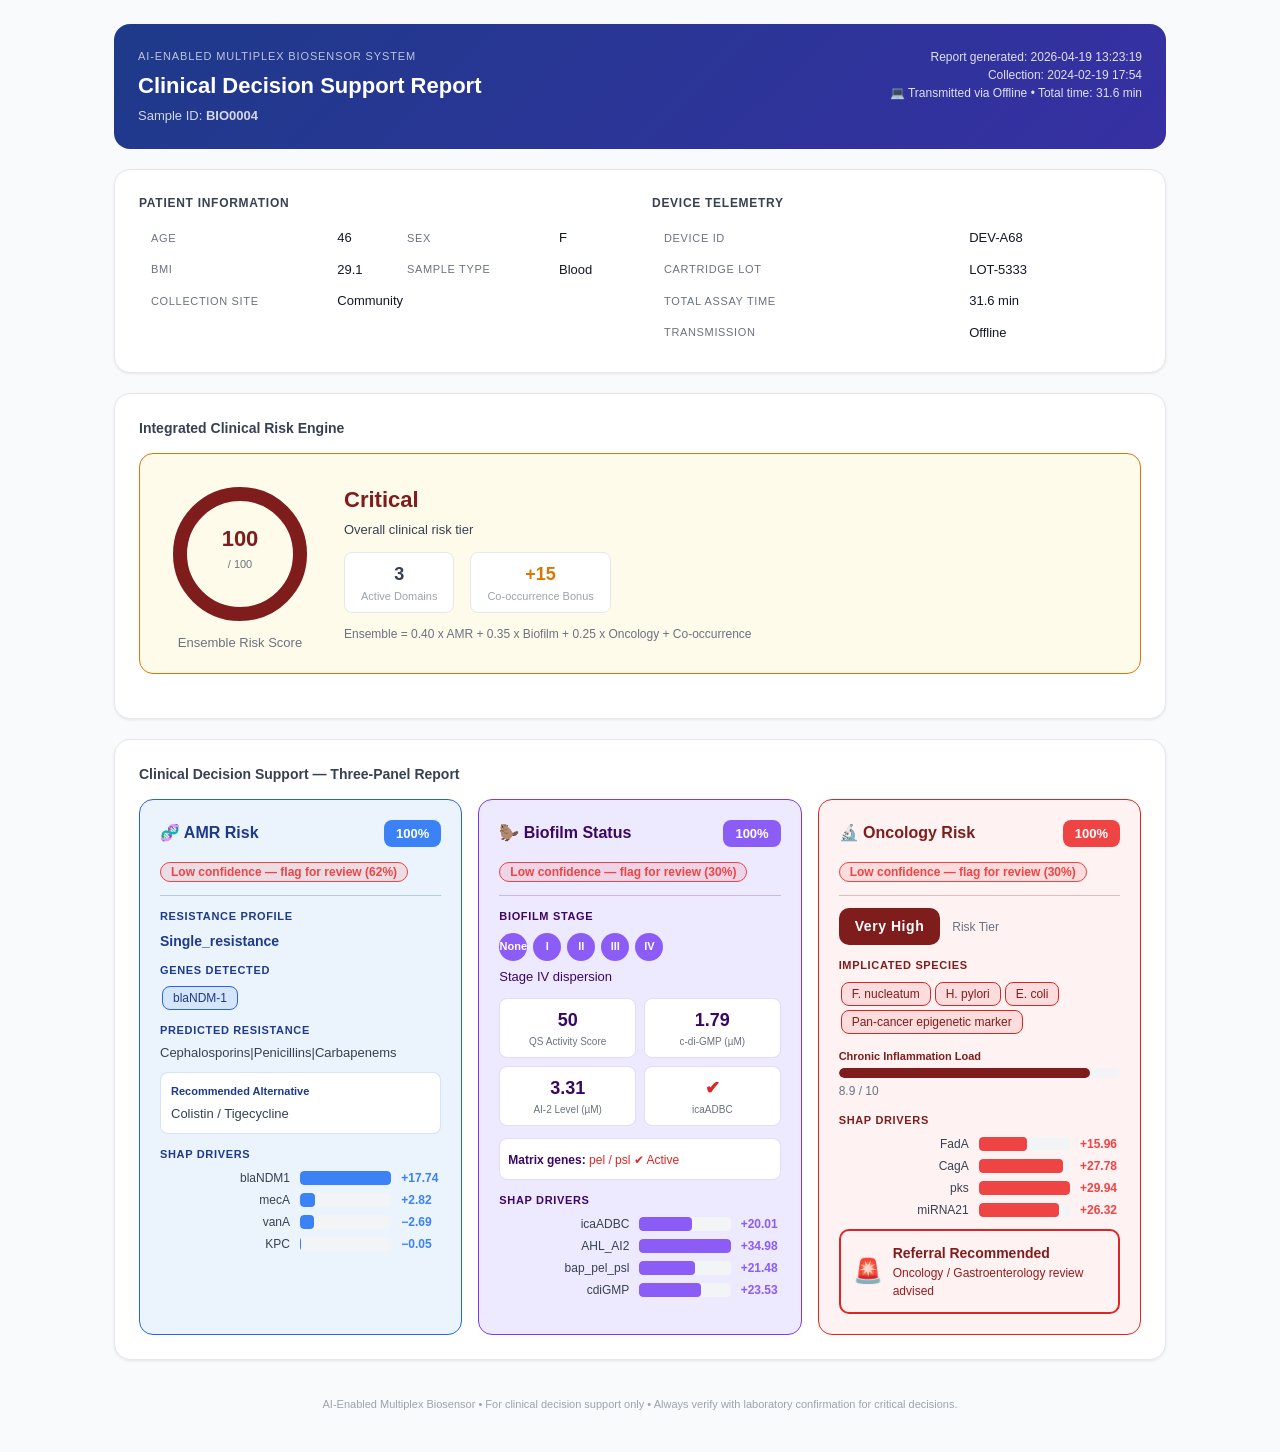
<file: reports/report_BIO0004.html>
<!DOCTYPE html>
<html lang="en">
<head>
<meta charset="UTF-8">
<meta name="viewport" content="width=device-width, initial-scale=1.0">
<title>Biosensor Clinical Report — BIO0004</title>
<style>
  * { box-sizing:border-box; margin:0; padding:0; }
  body { font-family:-apple-system,BlinkMacSystemFont,'Segoe UI',sans-serif;
          background:#F9FAFB;color:#111827;line-height:1.5; }
  .container { max-width:1100px;margin:0 auto;padding:24px; }
  .card { background:white;border-radius:16px;box-shadow:0 1px 3px rgba(0,0,0,.08);
           border:1px solid #E5E7EB;padding:24px;margin-bottom:20px; }
  table { width:100%;border-collapse:collapse; }
  td,th { padding:6px 12px;text-align:left;font-size:13px; }
  th { color:#6B7280;font-weight:500;font-size:11px;text-transform:uppercase;letter-spacing:.06em; }
  @media print { body { background:white } .container { padding:0 } }
</style>
</head>
<body>
<div class="container">

  <!-- Header -->
  <div style="background:linear-gradient(135deg,#1E3A8A,#3730A3);color:white;
              border-radius:16px;padding:24px;margin-bottom:20px;
              display:flex;justify-content:space-between;flex-wrap:wrap;gap:12px">
    <div>
      <div style="font-size:11px;opacity:.7;text-transform:uppercase;letter-spacing:.08em">
        AI-Enabled Multiplex Biosensor System</div>
      <h1 style="font-size:22px;font-weight:800;margin:4px 0">Clinical Decision Support Report</h1>
      <div style="font-size:13px;opacity:.8">Sample ID: <strong>BIO0004</strong></div>
    </div>
    <div style="text-align:right;opacity:.85">
      <div style="font-size:12px">Report generated: 2026-04-19 13:23:19</div>
      <div style="font-size:12px">Collection: 2024-02-19 17:54</div>
      <div style="font-size:12px">&#x1F4BB; Transmitted via Offline &bull;
        Total time: 31.6 min</div>
    </div>
  </div>

  <!-- Patient + Device info -->
  <div class="card" style="margin-bottom:20px">
    <div style="display:grid;grid-template-columns:1fr 1fr;gap:24px;flex-wrap:wrap">
      <div>
        <div style="font-size:12px;font-weight:700;color:#374151;
                    text-transform:uppercase;letter-spacing:.06em;margin-bottom:10px">
          Patient Information</div>
        <table>
          <tr><th>Age</th><td>46</td><th>Sex</th><td>F</td></tr>
          <tr><th>BMI</th><td>29.1</td><th>Sample type</th><td>Blood</td></tr>
          <tr><th>Collection site</th><td colspan="3">Community</td></tr>
        </table>
      </div>
      <div>
        <div style="font-size:12px;font-weight:700;color:#374151;
                    text-transform:uppercase;letter-spacing:.06em;margin-bottom:10px">
          Device Telemetry</div>
        <table>
          <tr><th>Device ID</th><td>DEV-A68</td></tr>
          <tr><th>Cartridge lot</th><td>LOT-5333</td></tr>
          <tr><th>Total assay time</th><td>31.6 min</td></tr>
          <tr><th>Transmission</th><td>Offline</td></tr>
        </table>
      </div>
    </div>
  </div>

  <!-- Ensemble Gauge -->
  <div class="card">
    <div style="font-size:14px;font-weight:700;color:#374151;margin-bottom:14px">
      Integrated Clinical Risk Engine</div>
    
    <div style="background:#FFFBEB;border:1.5px solid #D97706;border-radius:14px;
                padding:20px;margin-bottom:20px;display:flex;
                align-items:center;gap:24px;flex-wrap:wrap">
      <div style="text-align:center">
        <svg width="160" height="160" viewBox="0 0 160 160">
          <circle cx="80" cy="80" r="60" fill="none"
                  stroke="#E5E7EB" stroke-width="14" stroke-dasharray="376.9908" />
          <circle cx="80" cy="80" r="60" fill="none"
                  stroke="#7F1D1D" stroke-width="14"
                  stroke-dasharray="377.0 377.0"
                  stroke-linecap="round"
                  transform="rotate(-90 80 80)" />
          <text x="80" y="72" text-anchor="middle"
                font-size="22" font-weight="700" fill="#7F1D1D">100</text>
          <text x="80" y="94" text-anchor="middle"
                font-size="11" fill="#6B7280">/ 100</text>
        </svg>
        <div style="font-size:13px;color:#6B7280;margin-top:-8px">Ensemble Risk Score</div>
      </div>
      <div style="flex:1">
        <div style="font-size:22px;font-weight:800;color:#7F1D1D;margin-bottom:4px">
          Critical</div>
        <div style="font-size:13px;color:#374151;margin-bottom:12px">
          Overall clinical risk tier</div>
        <div style="display:flex;gap:16px;flex-wrap:wrap">
          <div style="background:white;border-radius:8px;padding:8px 16px;
                      border:1px solid #E5E7EB;text-align:center">
            <div style="font-size:18px;font-weight:700;color:#374151">3</div>
            <div style="font-size:11px;color:#9CA3AF">Active Domains</div>
          </div>
          <div style="background:white;border-radius:8px;padding:8px 16px;
                      border:1px solid #E5E7EB;text-align:center">
            <div style="font-size:18px;font-weight:700;color:#D97706">+15</div>
            <div style="font-size:11px;color:#9CA3AF">Co-occurrence Bonus</div>
          </div>
        </div>
        <div style="margin-top:12px;font-size:12px;color:#6B7280">
          Ensemble = 0.40 x AMR + 0.35 x Biofilm + 0.25 x Oncology + Co-occurrence
        </div>
      </div>
    </div>
  </div>

  <!-- 3-Panel Clinical Report -->
  <div class="card">
    <div style="font-size:14px;font-weight:700;color:#374151;margin-bottom:14px">
      Clinical Decision Support — Three-Panel Report</div>
    <div style="display:flex;gap:16px;flex-wrap:wrap">
      
    <div style="background:#EBF3FD;border:1.5px solid #2563EB;
                border-radius:14px;padding:20px;flex:1;min-width:240px;">
      <div style="display:flex;justify-content:space-between;align-items:center;
                  margin-bottom:12px;">
        <h3 style="color:#1E3A8A;margin:0;font-size:16px;">&#x1F9EC; AMR Risk</h3>
        <span style="background:#3B82F6;color:white;border-radius:8px;
                     padding:4px 12px;font-size:13px;font-weight:700;">
          100%</span>
      </div>
      <span style="background:#EF444420;color:#EF4444;border:1px solid #EF4444;border-radius:12px;padding:2px 10px;font-size:12px;font-weight:600;">Low confidence — flag for review (62%)</span>
      <hr style="border:none;border-top:1px solid #2563EB;margin:12px 0;opacity:.3">

      <div style="margin-bottom:10px;">
        <div style="color:#1E3A8A;font-size:11px;font-weight:600;
                    text-transform:uppercase;letter-spacing:.06em;margin-bottom:6px">
          Resistance Profile</div>
        <div style="font-size:14px;font-weight:600;color:#1E3A8A">Single_resistance</div>
      </div>

      <div style="margin-bottom:10px;">
        <div style="color:#1E3A8A;font-size:11px;font-weight:600;
                    text-transform:uppercase;letter-spacing:.06em;margin-bottom:6px">
          Genes Detected</div>
        <div><span style="background:#3B82F620;color:#1E3A8A;border:1px solid #2563EB;border-radius:8px;padding:2px 10px;font-size:12px;margin:2px;display:inline-block">blaNDM-1</span></div>
      </div>

      <div style="margin-bottom:10px;">
        <div style="color:#1E3A8A;font-size:11px;font-weight:600;
                    text-transform:uppercase;letter-spacing:.06em;margin-bottom:4px">
          Predicted Resistance</div>
        <div style="font-size:13px;color:#374151">
          Cephalosporins|Penicillins|Carbapenems</div>
      </div>

      <div style="background:white;border-radius:8px;padding:10px;
                  border:1px solid #2563EB30;margin-bottom:10px;">
        <div style="font-size:11px;font-weight:600;color:#1E3A8A;margin-bottom:4px">
          Recommended Alternative</div>
        <div style="font-size:13px;color:#374151;font-style:normal">
          Colistin / Tigecycline</div>
      </div>

      <div style="margin-top:12px;">
        <div style="font-size:11px;font-weight:600;color:#1E3A8A;
                    text-transform:uppercase;letter-spacing:.06em;margin-bottom:6px">
          SHAP Drivers</div>
        
    <div style="display:flex;align-items:center;gap:10px;margin:4px 0;">
      <span style="min-width:130px;font-size:12px;color:#374151;text-align:right">blaNDM1</span>
      <div style="flex:1;background:#F3F4F6;border-radius:4px;height:14px;overflow:hidden;">
        <div style="width:100.0%;background:#3B82F6;height:100%;border-radius:4px;
                    transition:width .4s;"></div>
      </div>
      <span style="font-size:12px;color:#3B82F6;font-weight:600;min-width:40px">
        +17.74</span>
    </div>
    <div style="display:flex;align-items:center;gap:10px;margin:4px 0;">
      <span style="min-width:130px;font-size:12px;color:#374151;text-align:right">mecA</span>
      <div style="flex:1;background:#F3F4F6;border-radius:4px;height:14px;overflow:hidden;">
        <div style="width:15.9%;background:#3B82F6;height:100%;border-radius:4px;
                    transition:width .4s;"></div>
      </div>
      <span style="font-size:12px;color:#3B82F6;font-weight:600;min-width:40px">
        +2.82</span>
    </div>
    <div style="display:flex;align-items:center;gap:10px;margin:4px 0;">
      <span style="min-width:130px;font-size:12px;color:#374151;text-align:right">vanA</span>
      <div style="flex:1;background:#F3F4F6;border-radius:4px;height:14px;overflow:hidden;">
        <div style="width:15.2%;background:#3B82F6;height:100%;border-radius:4px;
                    transition:width .4s;"></div>
      </div>
      <span style="font-size:12px;color:#3B82F6;font-weight:600;min-width:40px">
        −2.69</span>
    </div>
    <div style="display:flex;align-items:center;gap:10px;margin:4px 0;">
      <span style="min-width:130px;font-size:12px;color:#374151;text-align:right">KPC</span>
      <div style="flex:1;background:#F3F4F6;border-radius:4px;height:14px;overflow:hidden;">
        <div style="width:0.3%;background:#3B82F6;height:100%;border-radius:4px;
                    transition:width .4s;"></div>
      </div>
      <span style="font-size:12px;color:#3B82F6;font-weight:600;min-width:40px">
        −0.05</span>
    </div>
      </div>
    </div>
      
    <div style="background:#EDE9FE;border:1.5px solid #7C3AED;
                border-radius:14px;padding:20px;flex:1;min-width:240px;">
      <div style="display:flex;justify-content:space-between;align-items:center;
                  margin-bottom:12px;">
        <h3 style="color:#3B0764;margin:0;font-size:16px;">&#x1F9AB; Biofilm Status</h3>
        <span style="background:#8B5CF6;color:white;border-radius:8px;
                     padding:4px 12px;font-size:13px;font-weight:700;">
          100%</span>
      </div>
      <span style="background:#EF444420;color:#EF4444;border:1px solid #EF4444;border-radius:12px;padding:2px 10px;font-size:12px;font-weight:600;">Low confidence — flag for review (30%)</span>
      <hr style="border:none;border-top:1px solid #7C3AED;margin:12px 0;opacity:.3">

      <div style="margin-bottom:12px;">
        <div style="font-size:11px;font-weight:600;color:#3B0764;
                    text-transform:uppercase;letter-spacing:.06em;margin-bottom:8px">
          Biofilm Stage</div>
        <div style="display:flex;gap:6px;align-items:center"><div style="width:28px;height:28px;border-radius:50%;background:#8B5CF6;color:white;display:flex;align-items:center;justify-content:center;font-size:11px;font-weight:700">None</div><div style="width:28px;height:28px;border-radius:50%;background:#8B5CF6;color:white;display:flex;align-items:center;justify-content:center;font-size:11px;font-weight:700">I</div><div style="width:28px;height:28px;border-radius:50%;background:#8B5CF6;color:white;display:flex;align-items:center;justify-content:center;font-size:11px;font-weight:700">II</div><div style="width:28px;height:28px;border-radius:50%;background:#8B5CF6;color:white;display:flex;align-items:center;justify-content:center;font-size:11px;font-weight:700">III</div><div style="width:28px;height:28px;border-radius:50%;background:#8B5CF6;color:white;display:flex;align-items:center;justify-content:center;font-size:11px;font-weight:700">IV</div></div>
        <div style="font-size:13px;color:#3B0764;margin-top:6px;font-weight:500">
          Stage IV dispersion</div>
      </div>

      <div style="display:grid;grid-template-columns:1fr 1fr;gap:8px;margin-bottom:12px;">
        <div style="background:white;border-radius:8px;padding:8px;
                    border:1px solid #7C3AED30;text-align:center">
          <div style="font-size:18px;font-weight:700;color:#3B0764">50</div>
          <div style="font-size:10px;color:#6B7280">QS Activity Score</div>
        </div>
        <div style="background:white;border-radius:8px;padding:8px;
                    border:1px solid #7C3AED30;text-align:center">
          <div style="font-size:18px;font-weight:700;color:#3B0764">1.79</div>
          <div style="font-size:10px;color:#6B7280">c-di-GMP (µM)</div>
        </div>
        <div style="background:white;border-radius:8px;padding:8px;
                    border:1px solid #7C3AED30;text-align:center">
          <div style="font-size:18px;font-weight:700;color:#3B0764">3.31</div>
          <div style="font-size:10px;color:#6B7280">AI-2 Level (µM)</div>
        </div>
        <div style="background:white;border-radius:8px;padding:8px;
                    border:1px solid #7C3AED30;text-align:center">
          <div style="font-size:18px;font-weight:700;
                      color:#DC2626">
            &#x2714;</div>
          <div style="font-size:10px;color:#6B7280">icaADBC</div>
        </div>
      </div>

      <div style="background:white;border-radius:8px;padding:8px;
                  border:1px solid #7C3AED30;margin-bottom:12px">
        <span style="font-size:12px;color:#3B0764;font-weight:600">Matrix genes: </span>
        <span style="font-size:12px;color:#DC2626">
          pel / psl &#x2714; Active</span>
      </div>

      <div>
        <div style="font-size:11px;font-weight:600;color:#3B0764;
                    text-transform:uppercase;letter-spacing:.06em;margin-bottom:6px">
          SHAP Drivers</div>
        
    <div style="display:flex;align-items:center;gap:10px;margin:4px 0;">
      <span style="min-width:130px;font-size:12px;color:#374151;text-align:right">icaADBC</span>
      <div style="flex:1;background:#F3F4F6;border-radius:4px;height:14px;overflow:hidden;">
        <div style="width:57.2%;background:#8B5CF6;height:100%;border-radius:4px;
                    transition:width .4s;"></div>
      </div>
      <span style="font-size:12px;color:#8B5CF6;font-weight:600;min-width:40px">
        +20.01</span>
    </div>
    <div style="display:flex;align-items:center;gap:10px;margin:4px 0;">
      <span style="min-width:130px;font-size:12px;color:#374151;text-align:right">AHL_AI2</span>
      <div style="flex:1;background:#F3F4F6;border-radius:4px;height:14px;overflow:hidden;">
        <div style="width:100.0%;background:#8B5CF6;height:100%;border-radius:4px;
                    transition:width .4s;"></div>
      </div>
      <span style="font-size:12px;color:#8B5CF6;font-weight:600;min-width:40px">
        +34.98</span>
    </div>
    <div style="display:flex;align-items:center;gap:10px;margin:4px 0;">
      <span style="min-width:130px;font-size:12px;color:#374151;text-align:right">bap_pel_psl</span>
      <div style="flex:1;background:#F3F4F6;border-radius:4px;height:14px;overflow:hidden;">
        <div style="width:61.4%;background:#8B5CF6;height:100%;border-radius:4px;
                    transition:width .4s;"></div>
      </div>
      <span style="font-size:12px;color:#8B5CF6;font-weight:600;min-width:40px">
        +21.48</span>
    </div>
    <div style="display:flex;align-items:center;gap:10px;margin:4px 0;">
      <span style="min-width:130px;font-size:12px;color:#374151;text-align:right">cdiGMP</span>
      <div style="flex:1;background:#F3F4F6;border-radius:4px;height:14px;overflow:hidden;">
        <div style="width:67.3%;background:#8B5CF6;height:100%;border-radius:4px;
                    transition:width .4s;"></div>
      </div>
      <span style="font-size:12px;color:#8B5CF6;font-weight:600;min-width:40px">
        +23.53</span>
    </div>
      </div>
    </div>
      
    <div style="background:#FEF2F2;border:1.5px solid #DC2626;
                border-radius:14px;padding:20px;flex:1;min-width:240px;">
      <div style="display:flex;justify-content:space-between;align-items:center;
                  margin-bottom:12px;">
        <h3 style="color:#7F1D1D;margin:0;font-size:16px;">&#x1F52C; Oncology Risk</h3>
        <span style="background:#EF4444;color:white;border-radius:8px;
                     padding:4px 12px;font-size:13px;font-weight:700;">
          100%</span>
      </div>
      <span style="background:#EF444420;color:#EF4444;border:1px solid #EF4444;border-radius:12px;padding:2px 10px;font-size:12px;font-weight:600;">Low confidence — flag for review (30%)</span>
      <hr style="border:none;border-top:1px solid #DC2626;margin:12px 0;opacity:.3">

      <div style="display:flex;align-items:center;gap:12px;margin-bottom:12px;">
        <div style="background:#7F1D1D;color:white;border-radius:10px;
                    padding:8px 16px;font-weight:700;font-size:14px;letter-spacing:.04em">
          Very High</div>
        <div style="font-size:12px;color:#6B7280">Risk Tier</div>
      </div>

      <div style="margin-bottom:12px;">
        <div style="font-size:11px;font-weight:600;color:#7F1D1D;
                    text-transform:uppercase;letter-spacing:.06em;margin-bottom:6px">
          Implicated Species</div>
        <span style="background:#EF444420;color:#7F1D1D;border:1px solid #DC2626;border-radius:8px;padding:2px 10px;font-size:12px;margin:2px;display:inline-block">F. nucleatum</span><span style="background:#EF444420;color:#7F1D1D;border:1px solid #DC2626;border-radius:8px;padding:2px 10px;font-size:12px;margin:2px;display:inline-block">H. pylori</span><span style="background:#EF444420;color:#7F1D1D;border:1px solid #DC2626;border-radius:8px;padding:2px 10px;font-size:12px;margin:2px;display:inline-block">E. coli</span><span style="background:#EF444420;color:#7F1D1D;border:1px solid #DC2626;border-radius:8px;padding:2px 10px;font-size:12px;margin:2px;display:inline-block">Pan-cancer epigenetic marker</span>
      </div>

      <div style="margin-bottom:12px;">
        <div style="font-size:11px;font-weight:600;color:#7F1D1D;margin-bottom:4px">
          Chronic Inflammation Load</div>
        <div style="background:#F3F4F6;border-radius:6px;height:10px;overflow:hidden;">
          <div style="width:89.5%;background:#7F1D1D;height:100%;
                      border-radius:6px;"></div>
        </div>
        <div style="font-size:12px;color:#6B7280;margin-top:4px">8.9 / 10</div>
      </div>

      <div>
        <div style="font-size:11px;font-weight:600;color:#7F1D1D;
                    text-transform:uppercase;letter-spacing:.06em;margin-bottom:6px">
          SHAP Drivers</div>
        
    <div style="display:flex;align-items:center;gap:10px;margin:4px 0;">
      <span style="min-width:130px;font-size:12px;color:#374151;text-align:right">FadA</span>
      <div style="flex:1;background:#F3F4F6;border-radius:4px;height:14px;overflow:hidden;">
        <div style="width:53.3%;background:#EF4444;height:100%;border-radius:4px;
                    transition:width .4s;"></div>
      </div>
      <span style="font-size:12px;color:#EF4444;font-weight:600;min-width:40px">
        +15.96</span>
    </div>
    <div style="display:flex;align-items:center;gap:10px;margin:4px 0;">
      <span style="min-width:130px;font-size:12px;color:#374151;text-align:right">CagA</span>
      <div style="flex:1;background:#F3F4F6;border-radius:4px;height:14px;overflow:hidden;">
        <div style="width:92.8%;background:#EF4444;height:100%;border-radius:4px;
                    transition:width .4s;"></div>
      </div>
      <span style="font-size:12px;color:#EF4444;font-weight:600;min-width:40px">
        +27.78</span>
    </div>
    <div style="display:flex;align-items:center;gap:10px;margin:4px 0;">
      <span style="min-width:130px;font-size:12px;color:#374151;text-align:right">pks</span>
      <div style="flex:1;background:#F3F4F6;border-radius:4px;height:14px;overflow:hidden;">
        <div style="width:100.0%;background:#EF4444;height:100%;border-radius:4px;
                    transition:width .4s;"></div>
      </div>
      <span style="font-size:12px;color:#EF4444;font-weight:600;min-width:40px">
        +29.94</span>
    </div>
    <div style="display:flex;align-items:center;gap:10px;margin:4px 0;">
      <span style="min-width:130px;font-size:12px;color:#374151;text-align:right">miRNA21</span>
      <div style="flex:1;background:#F3F4F6;border-radius:4px;height:14px;overflow:hidden;">
        <div style="width:87.9%;background:#EF4444;height:100%;border-radius:4px;
                    transition:width .4s;"></div>
      </div>
      <span style="font-size:12px;color:#EF4444;font-weight:600;min-width:40px">
        +26.32</span>
    </div>
      </div>
      
    <div style="background:#FEF2F2;border:2px solid #DC2626;border-radius:10px;
                padding:12px;margin-top:10px;display:flex;align-items:center;gap:10px">
      <span style="font-size:24px">&#x1F6A8;</span>
      <div>
        <div style="font-weight:700;color:#7F1D1D;font-size:14px">Referral Recommended</div>
        <div style="font-size:12px;color:#991B1B">Oncology / Gastroenterology review advised</div>
      </div>
    </div>
    </div>
    </div>
  </div>

  <!-- Footer -->
  <div style="text-align:center;color:#9CA3AF;font-size:11px;padding:16px 0">
    AI-Enabled Multiplex Biosensor &bull; For clinical decision support only &bull;
    Always verify with laboratory confirmation for critical decisions.
  </div>

</div>
</body>
</html>
</file>
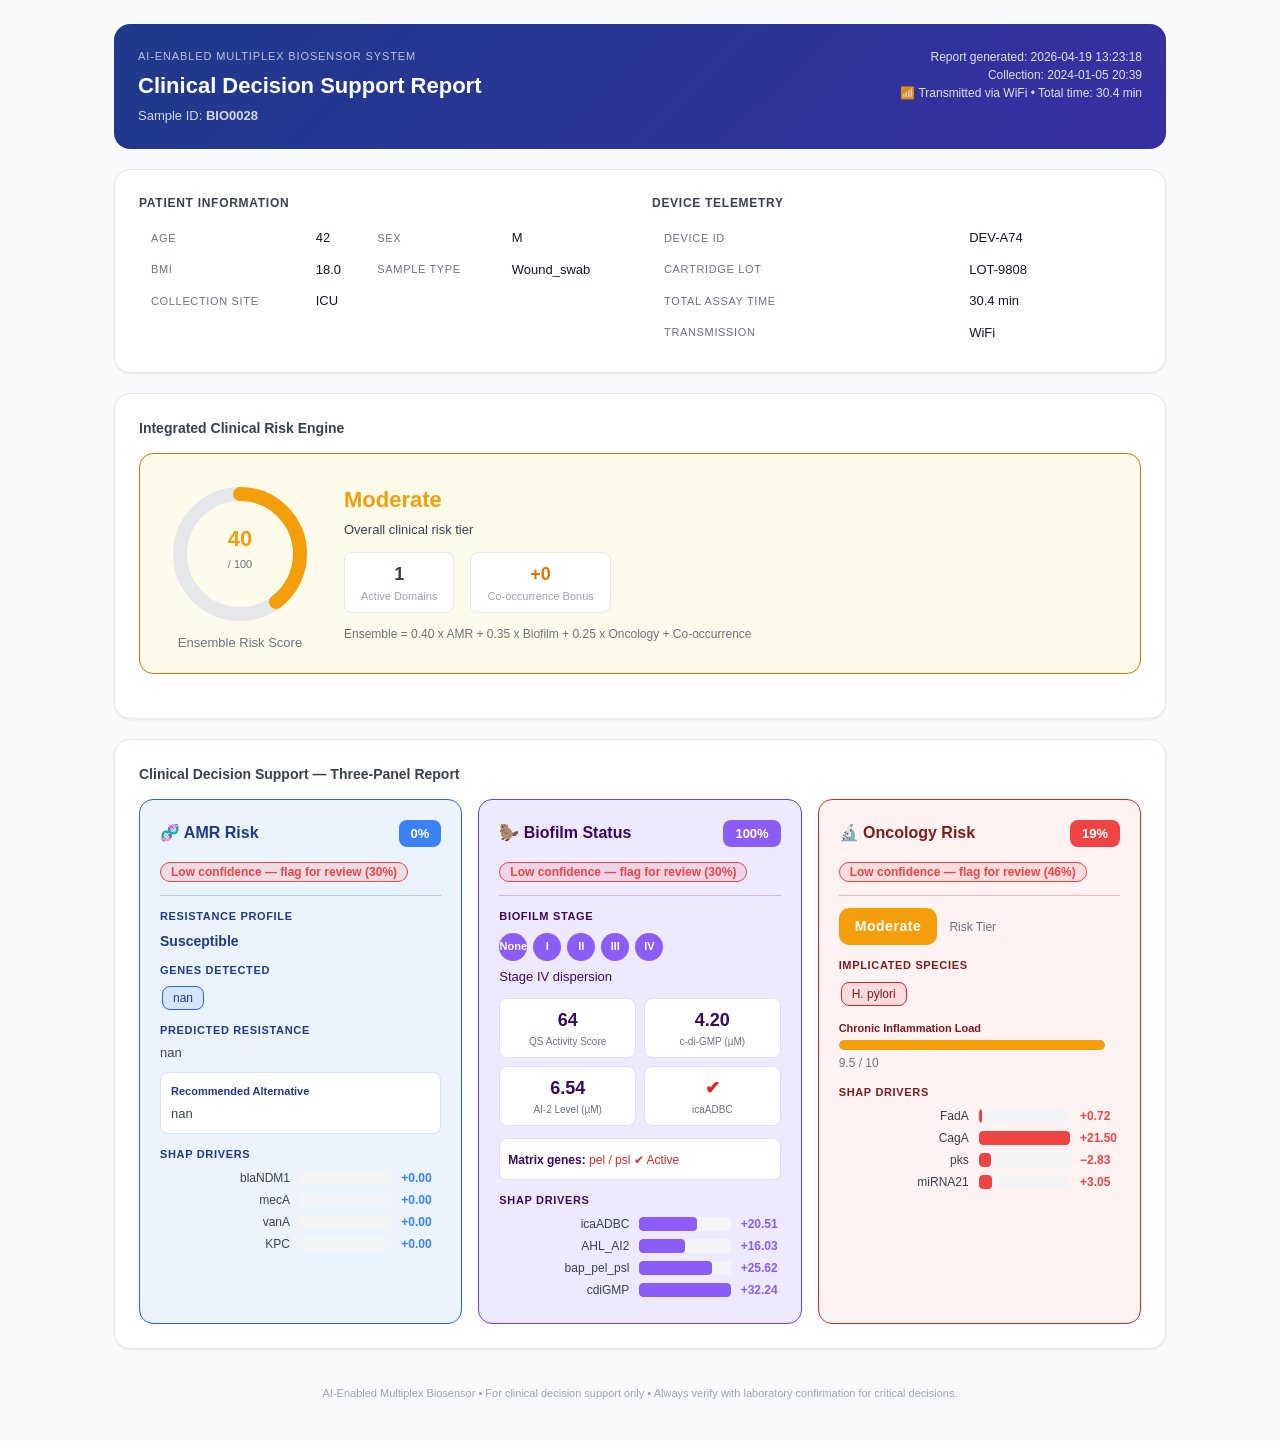
<file: reports/report_BIO0028.html>
<!DOCTYPE html>
<html lang="en">
<head>
<meta charset="UTF-8">
<meta name="viewport" content="width=device-width, initial-scale=1.0">
<title>Biosensor Clinical Report — BIO0028</title>
<style>
  * { box-sizing:border-box; margin:0; padding:0; }
  body { font-family:-apple-system,BlinkMacSystemFont,'Segoe UI',sans-serif;
          background:#F9FAFB;color:#111827;line-height:1.5; }
  .container { max-width:1100px;margin:0 auto;padding:24px; }
  .card { background:white;border-radius:16px;box-shadow:0 1px 3px rgba(0,0,0,.08);
           border:1px solid #E5E7EB;padding:24px;margin-bottom:20px; }
  table { width:100%;border-collapse:collapse; }
  td,th { padding:6px 12px;text-align:left;font-size:13px; }
  th { color:#6B7280;font-weight:500;font-size:11px;text-transform:uppercase;letter-spacing:.06em; }
  @media print { body { background:white } .container { padding:0 } }
</style>
</head>
<body>
<div class="container">

  <!-- Header -->
  <div style="background:linear-gradient(135deg,#1E3A8A,#3730A3);color:white;
              border-radius:16px;padding:24px;margin-bottom:20px;
              display:flex;justify-content:space-between;flex-wrap:wrap;gap:12px">
    <div>
      <div style="font-size:11px;opacity:.7;text-transform:uppercase;letter-spacing:.08em">
        AI-Enabled Multiplex Biosensor System</div>
      <h1 style="font-size:22px;font-weight:800;margin:4px 0">Clinical Decision Support Report</h1>
      <div style="font-size:13px;opacity:.8">Sample ID: <strong>BIO0028</strong></div>
    </div>
    <div style="text-align:right;opacity:.85">
      <div style="font-size:12px">Report generated: 2026-04-19 13:23:18</div>
      <div style="font-size:12px">Collection: 2024-01-05 20:39</div>
      <div style="font-size:12px">&#x1F4F6; Transmitted via WiFi &bull;
        Total time: 30.4 min</div>
    </div>
  </div>

  <!-- Patient + Device info -->
  <div class="card" style="margin-bottom:20px">
    <div style="display:grid;grid-template-columns:1fr 1fr;gap:24px;flex-wrap:wrap">
      <div>
        <div style="font-size:12px;font-weight:700;color:#374151;
                    text-transform:uppercase;letter-spacing:.06em;margin-bottom:10px">
          Patient Information</div>
        <table>
          <tr><th>Age</th><td>42</td><th>Sex</th><td>M</td></tr>
          <tr><th>BMI</th><td>18.0</td><th>Sample type</th><td>Wound_swab</td></tr>
          <tr><th>Collection site</th><td colspan="3">ICU</td></tr>
        </table>
      </div>
      <div>
        <div style="font-size:12px;font-weight:700;color:#374151;
                    text-transform:uppercase;letter-spacing:.06em;margin-bottom:10px">
          Device Telemetry</div>
        <table>
          <tr><th>Device ID</th><td>DEV-A74</td></tr>
          <tr><th>Cartridge lot</th><td>LOT-9808</td></tr>
          <tr><th>Total assay time</th><td>30.4 min</td></tr>
          <tr><th>Transmission</th><td>WiFi</td></tr>
        </table>
      </div>
    </div>
  </div>

  <!-- Ensemble Gauge -->
  <div class="card">
    <div style="font-size:14px;font-weight:700;color:#374151;margin-bottom:14px">
      Integrated Clinical Risk Engine</div>
    
    <div style="background:#FFFBEB;border:1.5px solid #D97706;border-radius:14px;
                padding:20px;margin-bottom:20px;display:flex;
                align-items:center;gap:24px;flex-wrap:wrap">
      <div style="text-align:center">
        <svg width="160" height="160" viewBox="0 0 160 160">
          <circle cx="80" cy="80" r="60" fill="none"
                  stroke="#E5E7EB" stroke-width="14" stroke-dasharray="376.9908" />
          <circle cx="80" cy="80" r="60" fill="none"
                  stroke="#F59E0B" stroke-width="14"
                  stroke-dasharray="149.7 377.0"
                  stroke-linecap="round"
                  transform="rotate(-90 80 80)" />
          <text x="80" y="72" text-anchor="middle"
                font-size="22" font-weight="700" fill="#F59E0B">40</text>
          <text x="80" y="94" text-anchor="middle"
                font-size="11" fill="#6B7280">/ 100</text>
        </svg>
        <div style="font-size:13px;color:#6B7280;margin-top:-8px">Ensemble Risk Score</div>
      </div>
      <div style="flex:1">
        <div style="font-size:22px;font-weight:800;color:#F59E0B;margin-bottom:4px">
          Moderate</div>
        <div style="font-size:13px;color:#374151;margin-bottom:12px">
          Overall clinical risk tier</div>
        <div style="display:flex;gap:16px;flex-wrap:wrap">
          <div style="background:white;border-radius:8px;padding:8px 16px;
                      border:1px solid #E5E7EB;text-align:center">
            <div style="font-size:18px;font-weight:700;color:#374151">1</div>
            <div style="font-size:11px;color:#9CA3AF">Active Domains</div>
          </div>
          <div style="background:white;border-radius:8px;padding:8px 16px;
                      border:1px solid #E5E7EB;text-align:center">
            <div style="font-size:18px;font-weight:700;color:#D97706">+0</div>
            <div style="font-size:11px;color:#9CA3AF">Co-occurrence Bonus</div>
          </div>
        </div>
        <div style="margin-top:12px;font-size:12px;color:#6B7280">
          Ensemble = 0.40 x AMR + 0.35 x Biofilm + 0.25 x Oncology + Co-occurrence
        </div>
      </div>
    </div>
  </div>

  <!-- 3-Panel Clinical Report -->
  <div class="card">
    <div style="font-size:14px;font-weight:700;color:#374151;margin-bottom:14px">
      Clinical Decision Support — Three-Panel Report</div>
    <div style="display:flex;gap:16px;flex-wrap:wrap">
      
    <div style="background:#EBF3FD;border:1.5px solid #2563EB;
                border-radius:14px;padding:20px;flex:1;min-width:240px;">
      <div style="display:flex;justify-content:space-between;align-items:center;
                  margin-bottom:12px;">
        <h3 style="color:#1E3A8A;margin:0;font-size:16px;">&#x1F9EC; AMR Risk</h3>
        <span style="background:#3B82F6;color:white;border-radius:8px;
                     padding:4px 12px;font-size:13px;font-weight:700;">
          0%</span>
      </div>
      <span style="background:#EF444420;color:#EF4444;border:1px solid #EF4444;border-radius:12px;padding:2px 10px;font-size:12px;font-weight:600;">Low confidence — flag for review (30%)</span>
      <hr style="border:none;border-top:1px solid #2563EB;margin:12px 0;opacity:.3">

      <div style="margin-bottom:10px;">
        <div style="color:#1E3A8A;font-size:11px;font-weight:600;
                    text-transform:uppercase;letter-spacing:.06em;margin-bottom:6px">
          Resistance Profile</div>
        <div style="font-size:14px;font-weight:600;color:#1E3A8A">Susceptible</div>
      </div>

      <div style="margin-bottom:10px;">
        <div style="color:#1E3A8A;font-size:11px;font-weight:600;
                    text-transform:uppercase;letter-spacing:.06em;margin-bottom:6px">
          Genes Detected</div>
        <div><span style="background:#3B82F620;color:#1E3A8A;border:1px solid #2563EB;border-radius:8px;padding:2px 10px;font-size:12px;margin:2px;display:inline-block">nan</span></div>
      </div>

      <div style="margin-bottom:10px;">
        <div style="color:#1E3A8A;font-size:11px;font-weight:600;
                    text-transform:uppercase;letter-spacing:.06em;margin-bottom:4px">
          Predicted Resistance</div>
        <div style="font-size:13px;color:#374151">
          nan</div>
      </div>

      <div style="background:white;border-radius:8px;padding:10px;
                  border:1px solid #2563EB30;margin-bottom:10px;">
        <div style="font-size:11px;font-weight:600;color:#1E3A8A;margin-bottom:4px">
          Recommended Alternative</div>
        <div style="font-size:13px;color:#374151;font-style:normal">
          nan</div>
      </div>

      <div style="margin-top:12px;">
        <div style="font-size:11px;font-weight:600;color:#1E3A8A;
                    text-transform:uppercase;letter-spacing:.06em;margin-bottom:6px">
          SHAP Drivers</div>
        
    <div style="display:flex;align-items:center;gap:10px;margin:4px 0;">
      <span style="min-width:130px;font-size:12px;color:#374151;text-align:right">blaNDM1</span>
      <div style="flex:1;background:#F3F4F6;border-radius:4px;height:14px;overflow:hidden;">
        <div style="width:0.0%;background:#3B82F6;height:100%;border-radius:4px;
                    transition:width .4s;"></div>
      </div>
      <span style="font-size:12px;color:#3B82F6;font-weight:600;min-width:40px">
        +0.00</span>
    </div>
    <div style="display:flex;align-items:center;gap:10px;margin:4px 0;">
      <span style="min-width:130px;font-size:12px;color:#374151;text-align:right">mecA</span>
      <div style="flex:1;background:#F3F4F6;border-radius:4px;height:14px;overflow:hidden;">
        <div style="width:0.0%;background:#3B82F6;height:100%;border-radius:4px;
                    transition:width .4s;"></div>
      </div>
      <span style="font-size:12px;color:#3B82F6;font-weight:600;min-width:40px">
        +0.00</span>
    </div>
    <div style="display:flex;align-items:center;gap:10px;margin:4px 0;">
      <span style="min-width:130px;font-size:12px;color:#374151;text-align:right">vanA</span>
      <div style="flex:1;background:#F3F4F6;border-radius:4px;height:14px;overflow:hidden;">
        <div style="width:0.0%;background:#3B82F6;height:100%;border-radius:4px;
                    transition:width .4s;"></div>
      </div>
      <span style="font-size:12px;color:#3B82F6;font-weight:600;min-width:40px">
        +0.00</span>
    </div>
    <div style="display:flex;align-items:center;gap:10px;margin:4px 0;">
      <span style="min-width:130px;font-size:12px;color:#374151;text-align:right">KPC</span>
      <div style="flex:1;background:#F3F4F6;border-radius:4px;height:14px;overflow:hidden;">
        <div style="width:0.0%;background:#3B82F6;height:100%;border-radius:4px;
                    transition:width .4s;"></div>
      </div>
      <span style="font-size:12px;color:#3B82F6;font-weight:600;min-width:40px">
        +0.00</span>
    </div>
      </div>
    </div>
      
    <div style="background:#EDE9FE;border:1.5px solid #7C3AED;
                border-radius:14px;padding:20px;flex:1;min-width:240px;">
      <div style="display:flex;justify-content:space-between;align-items:center;
                  margin-bottom:12px;">
        <h3 style="color:#3B0764;margin:0;font-size:16px;">&#x1F9AB; Biofilm Status</h3>
        <span style="background:#8B5CF6;color:white;border-radius:8px;
                     padding:4px 12px;font-size:13px;font-weight:700;">
          100%</span>
      </div>
      <span style="background:#EF444420;color:#EF4444;border:1px solid #EF4444;border-radius:12px;padding:2px 10px;font-size:12px;font-weight:600;">Low confidence — flag for review (30%)</span>
      <hr style="border:none;border-top:1px solid #7C3AED;margin:12px 0;opacity:.3">

      <div style="margin-bottom:12px;">
        <div style="font-size:11px;font-weight:600;color:#3B0764;
                    text-transform:uppercase;letter-spacing:.06em;margin-bottom:8px">
          Biofilm Stage</div>
        <div style="display:flex;gap:6px;align-items:center"><div style="width:28px;height:28px;border-radius:50%;background:#8B5CF6;color:white;display:flex;align-items:center;justify-content:center;font-size:11px;font-weight:700">None</div><div style="width:28px;height:28px;border-radius:50%;background:#8B5CF6;color:white;display:flex;align-items:center;justify-content:center;font-size:11px;font-weight:700">I</div><div style="width:28px;height:28px;border-radius:50%;background:#8B5CF6;color:white;display:flex;align-items:center;justify-content:center;font-size:11px;font-weight:700">II</div><div style="width:28px;height:28px;border-radius:50%;background:#8B5CF6;color:white;display:flex;align-items:center;justify-content:center;font-size:11px;font-weight:700">III</div><div style="width:28px;height:28px;border-radius:50%;background:#8B5CF6;color:white;display:flex;align-items:center;justify-content:center;font-size:11px;font-weight:700">IV</div></div>
        <div style="font-size:13px;color:#3B0764;margin-top:6px;font-weight:500">
          Stage IV dispersion</div>
      </div>

      <div style="display:grid;grid-template-columns:1fr 1fr;gap:8px;margin-bottom:12px;">
        <div style="background:white;border-radius:8px;padding:8px;
                    border:1px solid #7C3AED30;text-align:center">
          <div style="font-size:18px;font-weight:700;color:#3B0764">64</div>
          <div style="font-size:10px;color:#6B7280">QS Activity Score</div>
        </div>
        <div style="background:white;border-radius:8px;padding:8px;
                    border:1px solid #7C3AED30;text-align:center">
          <div style="font-size:18px;font-weight:700;color:#3B0764">4.20</div>
          <div style="font-size:10px;color:#6B7280">c-di-GMP (µM)</div>
        </div>
        <div style="background:white;border-radius:8px;padding:8px;
                    border:1px solid #7C3AED30;text-align:center">
          <div style="font-size:18px;font-weight:700;color:#3B0764">6.54</div>
          <div style="font-size:10px;color:#6B7280">AI-2 Level (µM)</div>
        </div>
        <div style="background:white;border-radius:8px;padding:8px;
                    border:1px solid #7C3AED30;text-align:center">
          <div style="font-size:18px;font-weight:700;
                      color:#DC2626">
            &#x2714;</div>
          <div style="font-size:10px;color:#6B7280">icaADBC</div>
        </div>
      </div>

      <div style="background:white;border-radius:8px;padding:8px;
                  border:1px solid #7C3AED30;margin-bottom:12px">
        <span style="font-size:12px;color:#3B0764;font-weight:600">Matrix genes: </span>
        <span style="font-size:12px;color:#DC2626">
          pel / psl &#x2714; Active</span>
      </div>

      <div>
        <div style="font-size:11px;font-weight:600;color:#3B0764;
                    text-transform:uppercase;letter-spacing:.06em;margin-bottom:6px">
          SHAP Drivers</div>
        
    <div style="display:flex;align-items:center;gap:10px;margin:4px 0;">
      <span style="min-width:130px;font-size:12px;color:#374151;text-align:right">icaADBC</span>
      <div style="flex:1;background:#F3F4F6;border-radius:4px;height:14px;overflow:hidden;">
        <div style="width:63.6%;background:#8B5CF6;height:100%;border-radius:4px;
                    transition:width .4s;"></div>
      </div>
      <span style="font-size:12px;color:#8B5CF6;font-weight:600;min-width:40px">
        +20.51</span>
    </div>
    <div style="display:flex;align-items:center;gap:10px;margin:4px 0;">
      <span style="min-width:130px;font-size:12px;color:#374151;text-align:right">AHL_AI2</span>
      <div style="flex:1;background:#F3F4F6;border-radius:4px;height:14px;overflow:hidden;">
        <div style="width:49.7%;background:#8B5CF6;height:100%;border-radius:4px;
                    transition:width .4s;"></div>
      </div>
      <span style="font-size:12px;color:#8B5CF6;font-weight:600;min-width:40px">
        +16.03</span>
    </div>
    <div style="display:flex;align-items:center;gap:10px;margin:4px 0;">
      <span style="min-width:130px;font-size:12px;color:#374151;text-align:right">bap_pel_psl</span>
      <div style="flex:1;background:#F3F4F6;border-radius:4px;height:14px;overflow:hidden;">
        <div style="width:79.5%;background:#8B5CF6;height:100%;border-radius:4px;
                    transition:width .4s;"></div>
      </div>
      <span style="font-size:12px;color:#8B5CF6;font-weight:600;min-width:40px">
        +25.62</span>
    </div>
    <div style="display:flex;align-items:center;gap:10px;margin:4px 0;">
      <span style="min-width:130px;font-size:12px;color:#374151;text-align:right">cdiGMP</span>
      <div style="flex:1;background:#F3F4F6;border-radius:4px;height:14px;overflow:hidden;">
        <div style="width:100.0%;background:#8B5CF6;height:100%;border-radius:4px;
                    transition:width .4s;"></div>
      </div>
      <span style="font-size:12px;color:#8B5CF6;font-weight:600;min-width:40px">
        +32.24</span>
    </div>
      </div>
    </div>
      
    <div style="background:#FEF2F2;border:1.5px solid #DC2626;
                border-radius:14px;padding:20px;flex:1;min-width:240px;">
      <div style="display:flex;justify-content:space-between;align-items:center;
                  margin-bottom:12px;">
        <h3 style="color:#7F1D1D;margin:0;font-size:16px;">&#x1F52C; Oncology Risk</h3>
        <span style="background:#EF4444;color:white;border-radius:8px;
                     padding:4px 12px;font-size:13px;font-weight:700;">
          19%</span>
      </div>
      <span style="background:#EF444420;color:#EF4444;border:1px solid #EF4444;border-radius:12px;padding:2px 10px;font-size:12px;font-weight:600;">Low confidence — flag for review (46%)</span>
      <hr style="border:none;border-top:1px solid #DC2626;margin:12px 0;opacity:.3">

      <div style="display:flex;align-items:center;gap:12px;margin-bottom:12px;">
        <div style="background:#F59E0B;color:white;border-radius:10px;
                    padding:8px 16px;font-weight:700;font-size:14px;letter-spacing:.04em">
          Moderate</div>
        <div style="font-size:12px;color:#6B7280">Risk Tier</div>
      </div>

      <div style="margin-bottom:12px;">
        <div style="font-size:11px;font-weight:600;color:#7F1D1D;
                    text-transform:uppercase;letter-spacing:.06em;margin-bottom:6px">
          Implicated Species</div>
        <span style="background:#EF444420;color:#7F1D1D;border:1px solid #DC2626;border-radius:8px;padding:2px 10px;font-size:12px;margin:2px;display:inline-block">H. pylori</span>
      </div>

      <div style="margin-bottom:12px;">
        <div style="font-size:11px;font-weight:600;color:#7F1D1D;margin-bottom:4px">
          Chronic Inflammation Load</div>
        <div style="background:#F3F4F6;border-radius:6px;height:10px;overflow:hidden;">
          <div style="width:94.6%;background:#F59E0B;height:100%;
                      border-radius:6px;"></div>
        </div>
        <div style="font-size:12px;color:#6B7280;margin-top:4px">9.5 / 10</div>
      </div>

      <div>
        <div style="font-size:11px;font-weight:600;color:#7F1D1D;
                    text-transform:uppercase;letter-spacing:.06em;margin-bottom:6px">
          SHAP Drivers</div>
        
    <div style="display:flex;align-items:center;gap:10px;margin:4px 0;">
      <span style="min-width:130px;font-size:12px;color:#374151;text-align:right">FadA</span>
      <div style="flex:1;background:#F3F4F6;border-radius:4px;height:14px;overflow:hidden;">
        <div style="width:3.3%;background:#EF4444;height:100%;border-radius:4px;
                    transition:width .4s;"></div>
      </div>
      <span style="font-size:12px;color:#EF4444;font-weight:600;min-width:40px">
        +0.72</span>
    </div>
    <div style="display:flex;align-items:center;gap:10px;margin:4px 0;">
      <span style="min-width:130px;font-size:12px;color:#374151;text-align:right">CagA</span>
      <div style="flex:1;background:#F3F4F6;border-radius:4px;height:14px;overflow:hidden;">
        <div style="width:100.0%;background:#EF4444;height:100%;border-radius:4px;
                    transition:width .4s;"></div>
      </div>
      <span style="font-size:12px;color:#EF4444;font-weight:600;min-width:40px">
        +21.50</span>
    </div>
    <div style="display:flex;align-items:center;gap:10px;margin:4px 0;">
      <span style="min-width:130px;font-size:12px;color:#374151;text-align:right">pks</span>
      <div style="flex:1;background:#F3F4F6;border-radius:4px;height:14px;overflow:hidden;">
        <div style="width:13.2%;background:#EF4444;height:100%;border-radius:4px;
                    transition:width .4s;"></div>
      </div>
      <span style="font-size:12px;color:#EF4444;font-weight:600;min-width:40px">
        −2.83</span>
    </div>
    <div style="display:flex;align-items:center;gap:10px;margin:4px 0;">
      <span style="min-width:130px;font-size:12px;color:#374151;text-align:right">miRNA21</span>
      <div style="flex:1;background:#F3F4F6;border-radius:4px;height:14px;overflow:hidden;">
        <div style="width:14.2%;background:#EF4444;height:100%;border-radius:4px;
                    transition:width .4s;"></div>
      </div>
      <span style="font-size:12px;color:#EF4444;font-weight:600;min-width:40px">
        +3.05</span>
    </div>
      </div>
      
    </div>
    </div>
  </div>

  <!-- Footer -->
  <div style="text-align:center;color:#9CA3AF;font-size:11px;padding:16px 0">
    AI-Enabled Multiplex Biosensor &bull; For clinical decision support only &bull;
    Always verify with laboratory confirmation for critical decisions.
  </div>

</div>
</body>
</html>
</file>
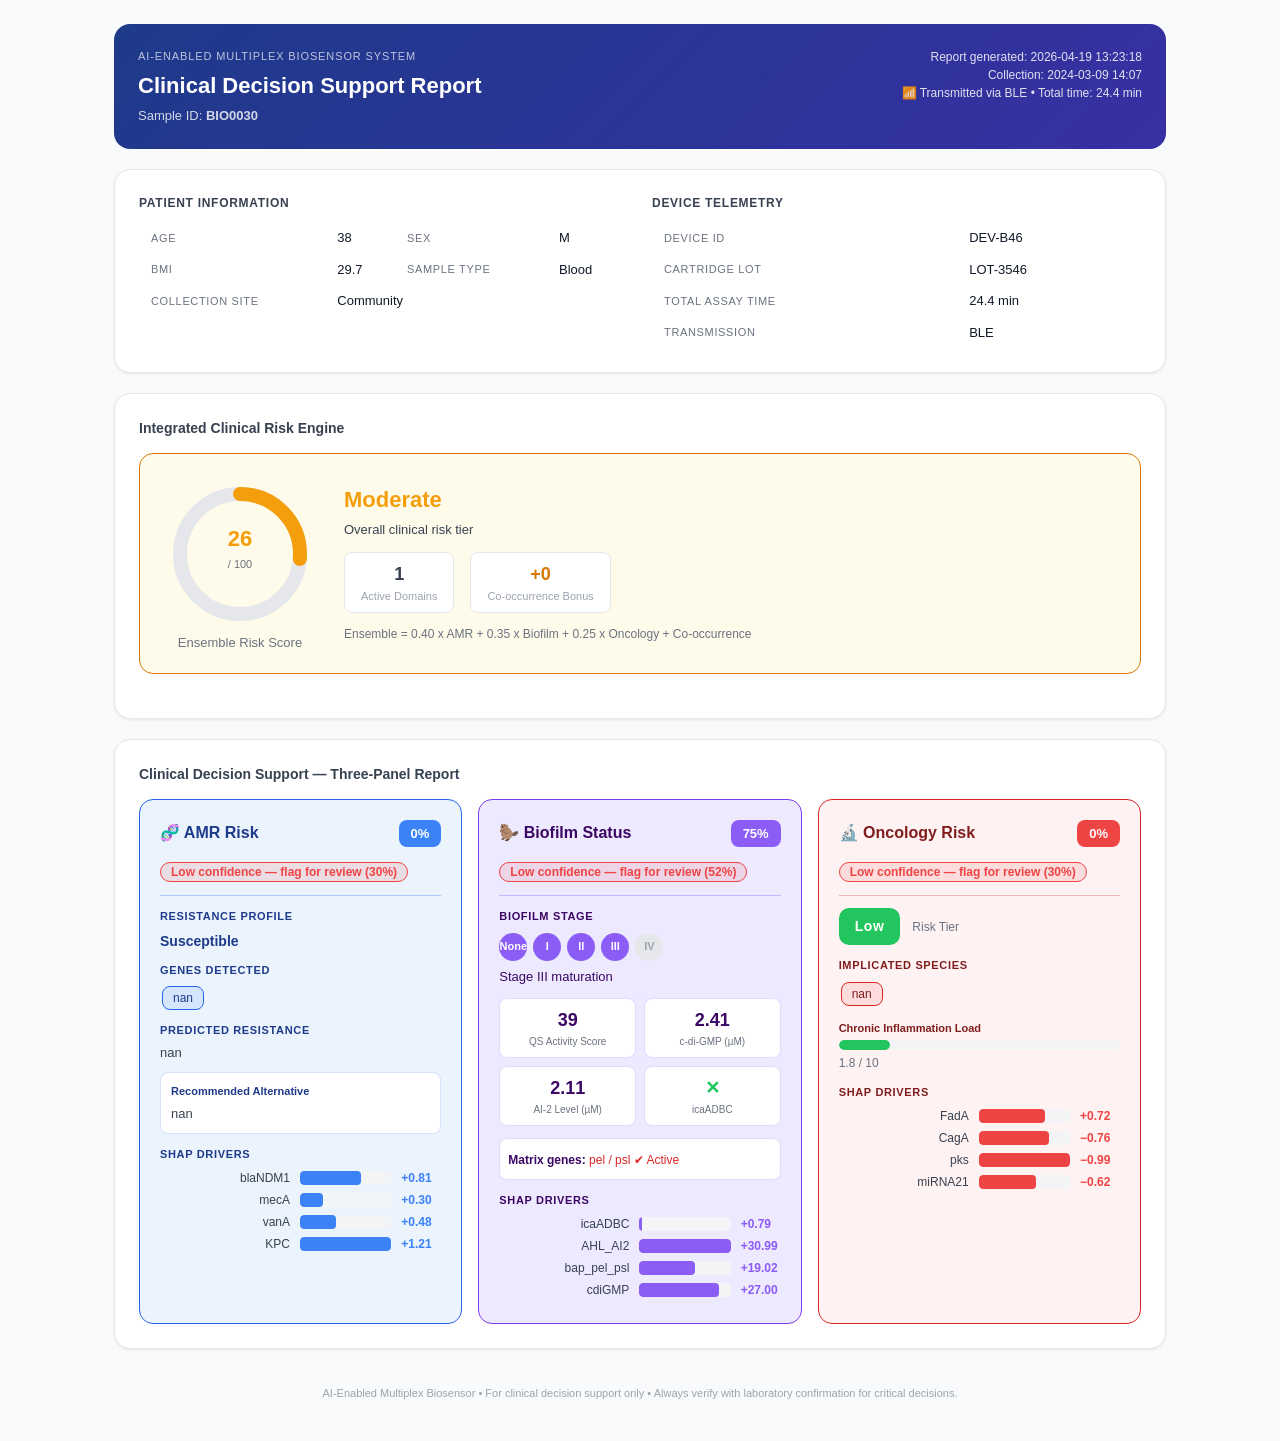
<file: reports/report_BIO0030.html>
<!DOCTYPE html>
<html lang="en">
<head>
<meta charset="UTF-8">
<meta name="viewport" content="width=device-width, initial-scale=1.0">
<title>Biosensor Clinical Report — BIO0030</title>
<style>
  * { box-sizing:border-box; margin:0; padding:0; }
  body { font-family:-apple-system,BlinkMacSystemFont,'Segoe UI',sans-serif;
          background:#F9FAFB;color:#111827;line-height:1.5; }
  .container { max-width:1100px;margin:0 auto;padding:24px; }
  .card { background:white;border-radius:16px;box-shadow:0 1px 3px rgba(0,0,0,.08);
           border:1px solid #E5E7EB;padding:24px;margin-bottom:20px; }
  table { width:100%;border-collapse:collapse; }
  td,th { padding:6px 12px;text-align:left;font-size:13px; }
  th { color:#6B7280;font-weight:500;font-size:11px;text-transform:uppercase;letter-spacing:.06em; }
  @media print { body { background:white } .container { padding:0 } }
</style>
</head>
<body>
<div class="container">

  <!-- Header -->
  <div style="background:linear-gradient(135deg,#1E3A8A,#3730A3);color:white;
              border-radius:16px;padding:24px;margin-bottom:20px;
              display:flex;justify-content:space-between;flex-wrap:wrap;gap:12px">
    <div>
      <div style="font-size:11px;opacity:.7;text-transform:uppercase;letter-spacing:.08em">
        AI-Enabled Multiplex Biosensor System</div>
      <h1 style="font-size:22px;font-weight:800;margin:4px 0">Clinical Decision Support Report</h1>
      <div style="font-size:13px;opacity:.8">Sample ID: <strong>BIO0030</strong></div>
    </div>
    <div style="text-align:right;opacity:.85">
      <div style="font-size:12px">Report generated: 2026-04-19 13:23:18</div>
      <div style="font-size:12px">Collection: 2024-03-09 14:07</div>
      <div style="font-size:12px">&#x1F4F6; Transmitted via BLE &bull;
        Total time: 24.4 min</div>
    </div>
  </div>

  <!-- Patient + Device info -->
  <div class="card" style="margin-bottom:20px">
    <div style="display:grid;grid-template-columns:1fr 1fr;gap:24px;flex-wrap:wrap">
      <div>
        <div style="font-size:12px;font-weight:700;color:#374151;
                    text-transform:uppercase;letter-spacing:.06em;margin-bottom:10px">
          Patient Information</div>
        <table>
          <tr><th>Age</th><td>38</td><th>Sex</th><td>M</td></tr>
          <tr><th>BMI</th><td>29.7</td><th>Sample type</th><td>Blood</td></tr>
          <tr><th>Collection site</th><td colspan="3">Community</td></tr>
        </table>
      </div>
      <div>
        <div style="font-size:12px;font-weight:700;color:#374151;
                    text-transform:uppercase;letter-spacing:.06em;margin-bottom:10px">
          Device Telemetry</div>
        <table>
          <tr><th>Device ID</th><td>DEV-B46</td></tr>
          <tr><th>Cartridge lot</th><td>LOT-3546</td></tr>
          <tr><th>Total assay time</th><td>24.4 min</td></tr>
          <tr><th>Transmission</th><td>BLE</td></tr>
        </table>
      </div>
    </div>
  </div>

  <!-- Ensemble Gauge -->
  <div class="card">
    <div style="font-size:14px;font-weight:700;color:#374151;margin-bottom:14px">
      Integrated Clinical Risk Engine</div>
    
    <div style="background:#FFFBEB;border:1.5px solid #D97706;border-radius:14px;
                padding:20px;margin-bottom:20px;display:flex;
                align-items:center;gap:24px;flex-wrap:wrap">
      <div style="text-align:center">
        <svg width="160" height="160" viewBox="0 0 160 160">
          <circle cx="80" cy="80" r="60" fill="none"
                  stroke="#E5E7EB" stroke-width="14" stroke-dasharray="376.9908" />
          <circle cx="80" cy="80" r="60" fill="none"
                  stroke="#F59E0B" stroke-width="14"
                  stroke-dasharray="99.1 377.0"
                  stroke-linecap="round"
                  transform="rotate(-90 80 80)" />
          <text x="80" y="72" text-anchor="middle"
                font-size="22" font-weight="700" fill="#F59E0B">26</text>
          <text x="80" y="94" text-anchor="middle"
                font-size="11" fill="#6B7280">/ 100</text>
        </svg>
        <div style="font-size:13px;color:#6B7280;margin-top:-8px">Ensemble Risk Score</div>
      </div>
      <div style="flex:1">
        <div style="font-size:22px;font-weight:800;color:#F59E0B;margin-bottom:4px">
          Moderate</div>
        <div style="font-size:13px;color:#374151;margin-bottom:12px">
          Overall clinical risk tier</div>
        <div style="display:flex;gap:16px;flex-wrap:wrap">
          <div style="background:white;border-radius:8px;padding:8px 16px;
                      border:1px solid #E5E7EB;text-align:center">
            <div style="font-size:18px;font-weight:700;color:#374151">1</div>
            <div style="font-size:11px;color:#9CA3AF">Active Domains</div>
          </div>
          <div style="background:white;border-radius:8px;padding:8px 16px;
                      border:1px solid #E5E7EB;text-align:center">
            <div style="font-size:18px;font-weight:700;color:#D97706">+0</div>
            <div style="font-size:11px;color:#9CA3AF">Co-occurrence Bonus</div>
          </div>
        </div>
        <div style="margin-top:12px;font-size:12px;color:#6B7280">
          Ensemble = 0.40 x AMR + 0.35 x Biofilm + 0.25 x Oncology + Co-occurrence
        </div>
      </div>
    </div>
  </div>

  <!-- 3-Panel Clinical Report -->
  <div class="card">
    <div style="font-size:14px;font-weight:700;color:#374151;margin-bottom:14px">
      Clinical Decision Support — Three-Panel Report</div>
    <div style="display:flex;gap:16px;flex-wrap:wrap">
      
    <div style="background:#EBF3FD;border:1.5px solid #2563EB;
                border-radius:14px;padding:20px;flex:1;min-width:240px;">
      <div style="display:flex;justify-content:space-between;align-items:center;
                  margin-bottom:12px;">
        <h3 style="color:#1E3A8A;margin:0;font-size:16px;">&#x1F9EC; AMR Risk</h3>
        <span style="background:#3B82F6;color:white;border-radius:8px;
                     padding:4px 12px;font-size:13px;font-weight:700;">
          0%</span>
      </div>
      <span style="background:#EF444420;color:#EF4444;border:1px solid #EF4444;border-radius:12px;padding:2px 10px;font-size:12px;font-weight:600;">Low confidence — flag for review (30%)</span>
      <hr style="border:none;border-top:1px solid #2563EB;margin:12px 0;opacity:.3">

      <div style="margin-bottom:10px;">
        <div style="color:#1E3A8A;font-size:11px;font-weight:600;
                    text-transform:uppercase;letter-spacing:.06em;margin-bottom:6px">
          Resistance Profile</div>
        <div style="font-size:14px;font-weight:600;color:#1E3A8A">Susceptible</div>
      </div>

      <div style="margin-bottom:10px;">
        <div style="color:#1E3A8A;font-size:11px;font-weight:600;
                    text-transform:uppercase;letter-spacing:.06em;margin-bottom:6px">
          Genes Detected</div>
        <div><span style="background:#3B82F620;color:#1E3A8A;border:1px solid #2563EB;border-radius:8px;padding:2px 10px;font-size:12px;margin:2px;display:inline-block">nan</span></div>
      </div>

      <div style="margin-bottom:10px;">
        <div style="color:#1E3A8A;font-size:11px;font-weight:600;
                    text-transform:uppercase;letter-spacing:.06em;margin-bottom:4px">
          Predicted Resistance</div>
        <div style="font-size:13px;color:#374151">
          nan</div>
      </div>

      <div style="background:white;border-radius:8px;padding:10px;
                  border:1px solid #2563EB30;margin-bottom:10px;">
        <div style="font-size:11px;font-weight:600;color:#1E3A8A;margin-bottom:4px">
          Recommended Alternative</div>
        <div style="font-size:13px;color:#374151;font-style:normal">
          nan</div>
      </div>

      <div style="margin-top:12px;">
        <div style="font-size:11px;font-weight:600;color:#1E3A8A;
                    text-transform:uppercase;letter-spacing:.06em;margin-bottom:6px">
          SHAP Drivers</div>
        
    <div style="display:flex;align-items:center;gap:10px;margin:4px 0;">
      <span style="min-width:130px;font-size:12px;color:#374151;text-align:right">blaNDM1</span>
      <div style="flex:1;background:#F3F4F6;border-radius:4px;height:14px;overflow:hidden;">
        <div style="width:66.9%;background:#3B82F6;height:100%;border-radius:4px;
                    transition:width .4s;"></div>
      </div>
      <span style="font-size:12px;color:#3B82F6;font-weight:600;min-width:40px">
        +0.81</span>
    </div>
    <div style="display:flex;align-items:center;gap:10px;margin:4px 0;">
      <span style="min-width:130px;font-size:12px;color:#374151;text-align:right">mecA</span>
      <div style="flex:1;background:#F3F4F6;border-radius:4px;height:14px;overflow:hidden;">
        <div style="width:24.8%;background:#3B82F6;height:100%;border-radius:4px;
                    transition:width .4s;"></div>
      </div>
      <span style="font-size:12px;color:#3B82F6;font-weight:600;min-width:40px">
        +0.30</span>
    </div>
    <div style="display:flex;align-items:center;gap:10px;margin:4px 0;">
      <span style="min-width:130px;font-size:12px;color:#374151;text-align:right">vanA</span>
      <div style="flex:1;background:#F3F4F6;border-radius:4px;height:14px;overflow:hidden;">
        <div style="width:39.7%;background:#3B82F6;height:100%;border-radius:4px;
                    transition:width .4s;"></div>
      </div>
      <span style="font-size:12px;color:#3B82F6;font-weight:600;min-width:40px">
        +0.48</span>
    </div>
    <div style="display:flex;align-items:center;gap:10px;margin:4px 0;">
      <span style="min-width:130px;font-size:12px;color:#374151;text-align:right">KPC</span>
      <div style="flex:1;background:#F3F4F6;border-radius:4px;height:14px;overflow:hidden;">
        <div style="width:100.0%;background:#3B82F6;height:100%;border-radius:4px;
                    transition:width .4s;"></div>
      </div>
      <span style="font-size:12px;color:#3B82F6;font-weight:600;min-width:40px">
        +1.21</span>
    </div>
      </div>
    </div>
      
    <div style="background:#EDE9FE;border:1.5px solid #7C3AED;
                border-radius:14px;padding:20px;flex:1;min-width:240px;">
      <div style="display:flex;justify-content:space-between;align-items:center;
                  margin-bottom:12px;">
        <h3 style="color:#3B0764;margin:0;font-size:16px;">&#x1F9AB; Biofilm Status</h3>
        <span style="background:#8B5CF6;color:white;border-radius:8px;
                     padding:4px 12px;font-size:13px;font-weight:700;">
          75%</span>
      </div>
      <span style="background:#EF444420;color:#EF4444;border:1px solid #EF4444;border-radius:12px;padding:2px 10px;font-size:12px;font-weight:600;">Low confidence — flag for review (52%)</span>
      <hr style="border:none;border-top:1px solid #7C3AED;margin:12px 0;opacity:.3">

      <div style="margin-bottom:12px;">
        <div style="font-size:11px;font-weight:600;color:#3B0764;
                    text-transform:uppercase;letter-spacing:.06em;margin-bottom:8px">
          Biofilm Stage</div>
        <div style="display:flex;gap:6px;align-items:center"><div style="width:28px;height:28px;border-radius:50%;background:#8B5CF6;color:white;display:flex;align-items:center;justify-content:center;font-size:11px;font-weight:700">None</div><div style="width:28px;height:28px;border-radius:50%;background:#8B5CF6;color:white;display:flex;align-items:center;justify-content:center;font-size:11px;font-weight:700">I</div><div style="width:28px;height:28px;border-radius:50%;background:#8B5CF6;color:white;display:flex;align-items:center;justify-content:center;font-size:11px;font-weight:700">II</div><div style="width:28px;height:28px;border-radius:50%;background:#8B5CF6;color:white;display:flex;align-items:center;justify-content:center;font-size:11px;font-weight:700">III</div><div style="width:28px;height:28px;border-radius:50%;background:#E5E7EB;color:#9CA3AF;display:flex;align-items:center;justify-content:center;font-size:11px;font-weight:700">IV</div></div>
        <div style="font-size:13px;color:#3B0764;margin-top:6px;font-weight:500">
          Stage III maturation</div>
      </div>

      <div style="display:grid;grid-template-columns:1fr 1fr;gap:8px;margin-bottom:12px;">
        <div style="background:white;border-radius:8px;padding:8px;
                    border:1px solid #7C3AED30;text-align:center">
          <div style="font-size:18px;font-weight:700;color:#3B0764">39</div>
          <div style="font-size:10px;color:#6B7280">QS Activity Score</div>
        </div>
        <div style="background:white;border-radius:8px;padding:8px;
                    border:1px solid #7C3AED30;text-align:center">
          <div style="font-size:18px;font-weight:700;color:#3B0764">2.41</div>
          <div style="font-size:10px;color:#6B7280">c-di-GMP (µM)</div>
        </div>
        <div style="background:white;border-radius:8px;padding:8px;
                    border:1px solid #7C3AED30;text-align:center">
          <div style="font-size:18px;font-weight:700;color:#3B0764">2.11</div>
          <div style="font-size:10px;color:#6B7280">AI-2 Level (µM)</div>
        </div>
        <div style="background:white;border-radius:8px;padding:8px;
                    border:1px solid #7C3AED30;text-align:center">
          <div style="font-size:18px;font-weight:700;
                      color:#22C55E">
            &#x2715;</div>
          <div style="font-size:10px;color:#6B7280">icaADBC</div>
        </div>
      </div>

      <div style="background:white;border-radius:8px;padding:8px;
                  border:1px solid #7C3AED30;margin-bottom:12px">
        <span style="font-size:12px;color:#3B0764;font-weight:600">Matrix genes: </span>
        <span style="font-size:12px;color:#DC2626">
          pel / psl &#x2714; Active</span>
      </div>

      <div>
        <div style="font-size:11px;font-weight:600;color:#3B0764;
                    text-transform:uppercase;letter-spacing:.06em;margin-bottom:6px">
          SHAP Drivers</div>
        
    <div style="display:flex;align-items:center;gap:10px;margin:4px 0;">
      <span style="min-width:130px;font-size:12px;color:#374151;text-align:right">icaADBC</span>
      <div style="flex:1;background:#F3F4F6;border-radius:4px;height:14px;overflow:hidden;">
        <div style="width:2.5%;background:#8B5CF6;height:100%;border-radius:4px;
                    transition:width .4s;"></div>
      </div>
      <span style="font-size:12px;color:#8B5CF6;font-weight:600;min-width:40px">
        +0.79</span>
    </div>
    <div style="display:flex;align-items:center;gap:10px;margin:4px 0;">
      <span style="min-width:130px;font-size:12px;color:#374151;text-align:right">AHL_AI2</span>
      <div style="flex:1;background:#F3F4F6;border-radius:4px;height:14px;overflow:hidden;">
        <div style="width:100.0%;background:#8B5CF6;height:100%;border-radius:4px;
                    transition:width .4s;"></div>
      </div>
      <span style="font-size:12px;color:#8B5CF6;font-weight:600;min-width:40px">
        +30.99</span>
    </div>
    <div style="display:flex;align-items:center;gap:10px;margin:4px 0;">
      <span style="min-width:130px;font-size:12px;color:#374151;text-align:right">bap_pel_psl</span>
      <div style="flex:1;background:#F3F4F6;border-radius:4px;height:14px;overflow:hidden;">
        <div style="width:61.4%;background:#8B5CF6;height:100%;border-radius:4px;
                    transition:width .4s;"></div>
      </div>
      <span style="font-size:12px;color:#8B5CF6;font-weight:600;min-width:40px">
        +19.02</span>
    </div>
    <div style="display:flex;align-items:center;gap:10px;margin:4px 0;">
      <span style="min-width:130px;font-size:12px;color:#374151;text-align:right">cdiGMP</span>
      <div style="flex:1;background:#F3F4F6;border-radius:4px;height:14px;overflow:hidden;">
        <div style="width:87.1%;background:#8B5CF6;height:100%;border-radius:4px;
                    transition:width .4s;"></div>
      </div>
      <span style="font-size:12px;color:#8B5CF6;font-weight:600;min-width:40px">
        +27.00</span>
    </div>
      </div>
    </div>
      
    <div style="background:#FEF2F2;border:1.5px solid #DC2626;
                border-radius:14px;padding:20px;flex:1;min-width:240px;">
      <div style="display:flex;justify-content:space-between;align-items:center;
                  margin-bottom:12px;">
        <h3 style="color:#7F1D1D;margin:0;font-size:16px;">&#x1F52C; Oncology Risk</h3>
        <span style="background:#EF4444;color:white;border-radius:8px;
                     padding:4px 12px;font-size:13px;font-weight:700;">
          0%</span>
      </div>
      <span style="background:#EF444420;color:#EF4444;border:1px solid #EF4444;border-radius:12px;padding:2px 10px;font-size:12px;font-weight:600;">Low confidence — flag for review (30%)</span>
      <hr style="border:none;border-top:1px solid #DC2626;margin:12px 0;opacity:.3">

      <div style="display:flex;align-items:center;gap:12px;margin-bottom:12px;">
        <div style="background:#22C55E;color:white;border-radius:10px;
                    padding:8px 16px;font-weight:700;font-size:14px;letter-spacing:.04em">
          Low</div>
        <div style="font-size:12px;color:#6B7280">Risk Tier</div>
      </div>

      <div style="margin-bottom:12px;">
        <div style="font-size:11px;font-weight:600;color:#7F1D1D;
                    text-transform:uppercase;letter-spacing:.06em;margin-bottom:6px">
          Implicated Species</div>
        <span style="background:#EF444420;color:#7F1D1D;border:1px solid #DC2626;border-radius:8px;padding:2px 10px;font-size:12px;margin:2px;display:inline-block">nan</span>
      </div>

      <div style="margin-bottom:12px;">
        <div style="font-size:11px;font-weight:600;color:#7F1D1D;margin-bottom:4px">
          Chronic Inflammation Load</div>
        <div style="background:#F3F4F6;border-radius:6px;height:10px;overflow:hidden;">
          <div style="width:18.2%;background:#22C55E;height:100%;
                      border-radius:6px;"></div>
        </div>
        <div style="font-size:12px;color:#6B7280;margin-top:4px">1.8 / 10</div>
      </div>

      <div>
        <div style="font-size:11px;font-weight:600;color:#7F1D1D;
                    text-transform:uppercase;letter-spacing:.06em;margin-bottom:6px">
          SHAP Drivers</div>
        
    <div style="display:flex;align-items:center;gap:10px;margin:4px 0;">
      <span style="min-width:130px;font-size:12px;color:#374151;text-align:right">FadA</span>
      <div style="flex:1;background:#F3F4F6;border-radius:4px;height:14px;overflow:hidden;">
        <div style="width:72.7%;background:#EF4444;height:100%;border-radius:4px;
                    transition:width .4s;"></div>
      </div>
      <span style="font-size:12px;color:#EF4444;font-weight:600;min-width:40px">
        +0.72</span>
    </div>
    <div style="display:flex;align-items:center;gap:10px;margin:4px 0;">
      <span style="min-width:130px;font-size:12px;color:#374151;text-align:right">CagA</span>
      <div style="flex:1;background:#F3F4F6;border-radius:4px;height:14px;overflow:hidden;">
        <div style="width:76.8%;background:#EF4444;height:100%;border-radius:4px;
                    transition:width .4s;"></div>
      </div>
      <span style="font-size:12px;color:#EF4444;font-weight:600;min-width:40px">
        −0.76</span>
    </div>
    <div style="display:flex;align-items:center;gap:10px;margin:4px 0;">
      <span style="min-width:130px;font-size:12px;color:#374151;text-align:right">pks</span>
      <div style="flex:1;background:#F3F4F6;border-radius:4px;height:14px;overflow:hidden;">
        <div style="width:100.0%;background:#EF4444;height:100%;border-radius:4px;
                    transition:width .4s;"></div>
      </div>
      <span style="font-size:12px;color:#EF4444;font-weight:600;min-width:40px">
        −0.99</span>
    </div>
    <div style="display:flex;align-items:center;gap:10px;margin:4px 0;">
      <span style="min-width:130px;font-size:12px;color:#374151;text-align:right">miRNA21</span>
      <div style="flex:1;background:#F3F4F6;border-radius:4px;height:14px;overflow:hidden;">
        <div style="width:62.6%;background:#EF4444;height:100%;border-radius:4px;
                    transition:width .4s;"></div>
      </div>
      <span style="font-size:12px;color:#EF4444;font-weight:600;min-width:40px">
        −0.62</span>
    </div>
      </div>
      
    </div>
    </div>
  </div>

  <!-- Footer -->
  <div style="text-align:center;color:#9CA3AF;font-size:11px;padding:16px 0">
    AI-Enabled Multiplex Biosensor &bull; For clinical decision support only &bull;
    Always verify with laboratory confirmation for critical decisions.
  </div>

</div>
</body>
</html>
</file>
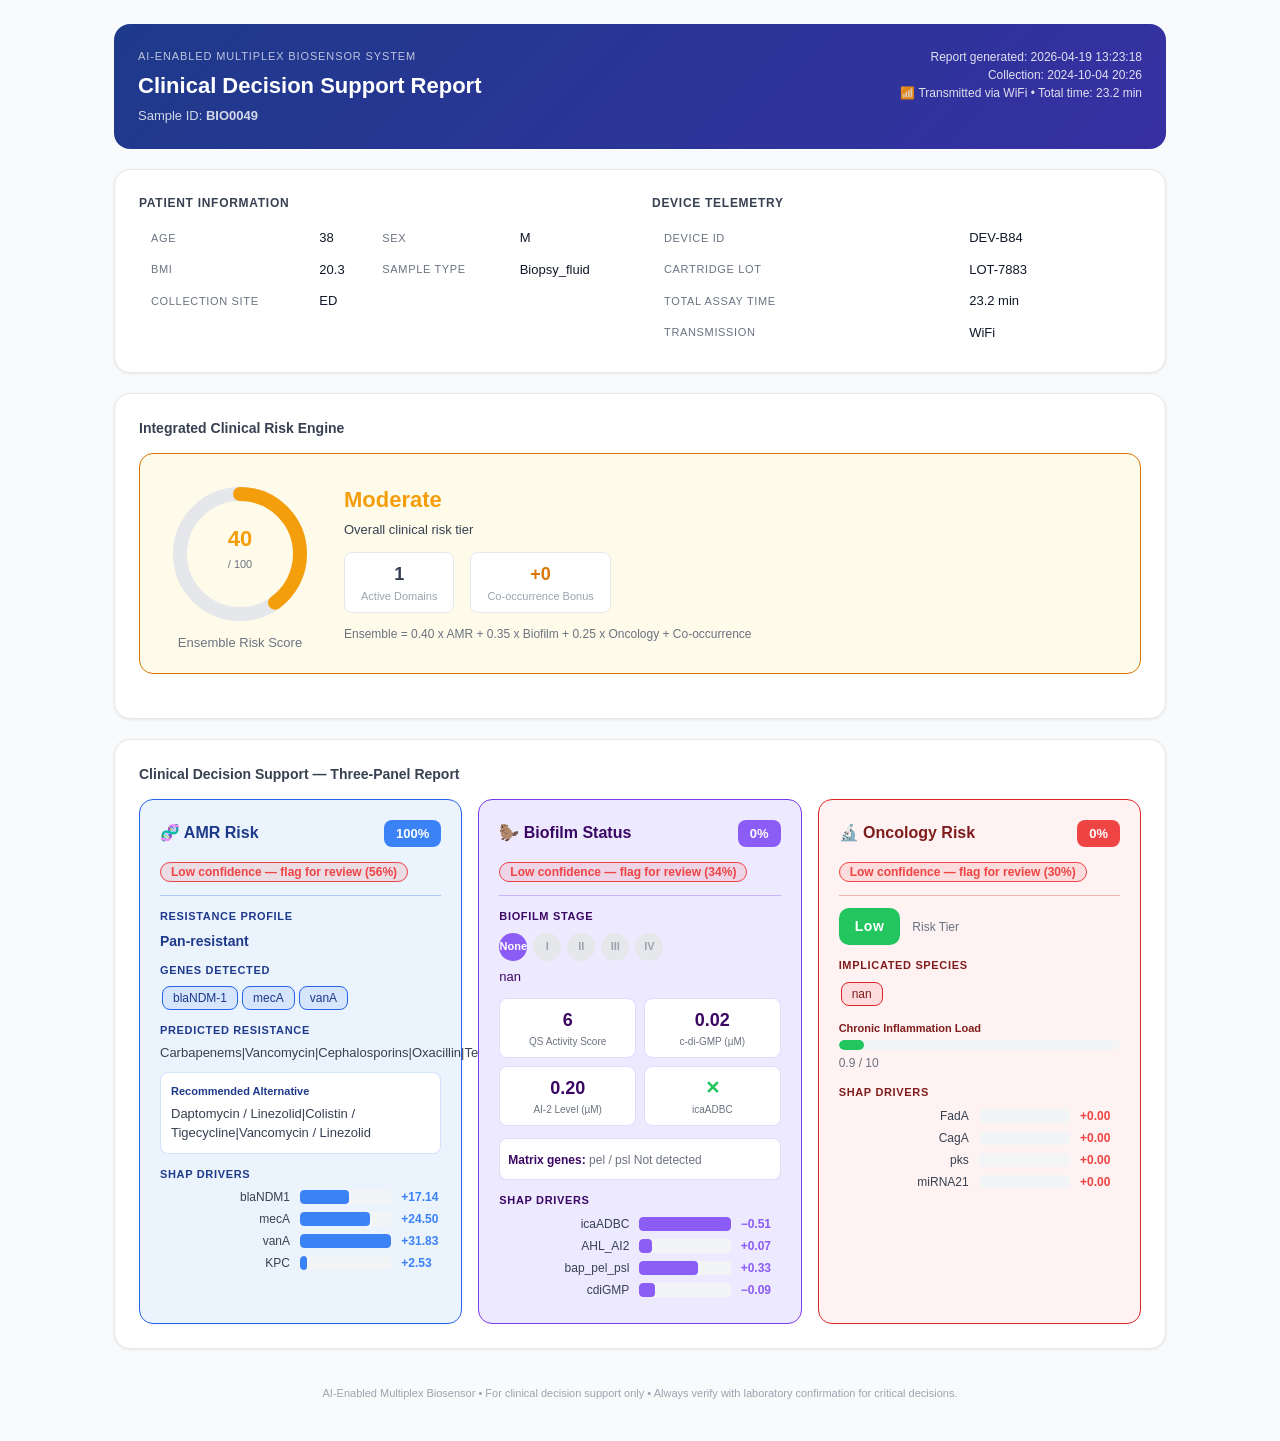
<file: reports/report_BIO0049.html>
<!DOCTYPE html>
<html lang="en">
<head>
<meta charset="UTF-8">
<meta name="viewport" content="width=device-width, initial-scale=1.0">
<title>Biosensor Clinical Report — BIO0049</title>
<style>
  * { box-sizing:border-box; margin:0; padding:0; }
  body { font-family:-apple-system,BlinkMacSystemFont,'Segoe UI',sans-serif;
          background:#F9FAFB;color:#111827;line-height:1.5; }
  .container { max-width:1100px;margin:0 auto;padding:24px; }
  .card { background:white;border-radius:16px;box-shadow:0 1px 3px rgba(0,0,0,.08);
           border:1px solid #E5E7EB;padding:24px;margin-bottom:20px; }
  table { width:100%;border-collapse:collapse; }
  td,th { padding:6px 12px;text-align:left;font-size:13px; }
  th { color:#6B7280;font-weight:500;font-size:11px;text-transform:uppercase;letter-spacing:.06em; }
  @media print { body { background:white } .container { padding:0 } }
</style>
</head>
<body>
<div class="container">

  <!-- Header -->
  <div style="background:linear-gradient(135deg,#1E3A8A,#3730A3);color:white;
              border-radius:16px;padding:24px;margin-bottom:20px;
              display:flex;justify-content:space-between;flex-wrap:wrap;gap:12px">
    <div>
      <div style="font-size:11px;opacity:.7;text-transform:uppercase;letter-spacing:.08em">
        AI-Enabled Multiplex Biosensor System</div>
      <h1 style="font-size:22px;font-weight:800;margin:4px 0">Clinical Decision Support Report</h1>
      <div style="font-size:13px;opacity:.8">Sample ID: <strong>BIO0049</strong></div>
    </div>
    <div style="text-align:right;opacity:.85">
      <div style="font-size:12px">Report generated: 2026-04-19 13:23:18</div>
      <div style="font-size:12px">Collection: 2024-10-04 20:26</div>
      <div style="font-size:12px">&#x1F4F6; Transmitted via WiFi &bull;
        Total time: 23.2 min</div>
    </div>
  </div>

  <!-- Patient + Device info -->
  <div class="card" style="margin-bottom:20px">
    <div style="display:grid;grid-template-columns:1fr 1fr;gap:24px;flex-wrap:wrap">
      <div>
        <div style="font-size:12px;font-weight:700;color:#374151;
                    text-transform:uppercase;letter-spacing:.06em;margin-bottom:10px">
          Patient Information</div>
        <table>
          <tr><th>Age</th><td>38</td><th>Sex</th><td>M</td></tr>
          <tr><th>BMI</th><td>20.3</td><th>Sample type</th><td>Biopsy_fluid</td></tr>
          <tr><th>Collection site</th><td colspan="3">ED</td></tr>
        </table>
      </div>
      <div>
        <div style="font-size:12px;font-weight:700;color:#374151;
                    text-transform:uppercase;letter-spacing:.06em;margin-bottom:10px">
          Device Telemetry</div>
        <table>
          <tr><th>Device ID</th><td>DEV-B84</td></tr>
          <tr><th>Cartridge lot</th><td>LOT-7883</td></tr>
          <tr><th>Total assay time</th><td>23.2 min</td></tr>
          <tr><th>Transmission</th><td>WiFi</td></tr>
        </table>
      </div>
    </div>
  </div>

  <!-- Ensemble Gauge -->
  <div class="card">
    <div style="font-size:14px;font-weight:700;color:#374151;margin-bottom:14px">
      Integrated Clinical Risk Engine</div>
    
    <div style="background:#FFFBEB;border:1.5px solid #D97706;border-radius:14px;
                padding:20px;margin-bottom:20px;display:flex;
                align-items:center;gap:24px;flex-wrap:wrap">
      <div style="text-align:center">
        <svg width="160" height="160" viewBox="0 0 160 160">
          <circle cx="80" cy="80" r="60" fill="none"
                  stroke="#E5E7EB" stroke-width="14" stroke-dasharray="376.9908" />
          <circle cx="80" cy="80" r="60" fill="none"
                  stroke="#F59E0B" stroke-width="14"
                  stroke-dasharray="150.8 377.0"
                  stroke-linecap="round"
                  transform="rotate(-90 80 80)" />
          <text x="80" y="72" text-anchor="middle"
                font-size="22" font-weight="700" fill="#F59E0B">40</text>
          <text x="80" y="94" text-anchor="middle"
                font-size="11" fill="#6B7280">/ 100</text>
        </svg>
        <div style="font-size:13px;color:#6B7280;margin-top:-8px">Ensemble Risk Score</div>
      </div>
      <div style="flex:1">
        <div style="font-size:22px;font-weight:800;color:#F59E0B;margin-bottom:4px">
          Moderate</div>
        <div style="font-size:13px;color:#374151;margin-bottom:12px">
          Overall clinical risk tier</div>
        <div style="display:flex;gap:16px;flex-wrap:wrap">
          <div style="background:white;border-radius:8px;padding:8px 16px;
                      border:1px solid #E5E7EB;text-align:center">
            <div style="font-size:18px;font-weight:700;color:#374151">1</div>
            <div style="font-size:11px;color:#9CA3AF">Active Domains</div>
          </div>
          <div style="background:white;border-radius:8px;padding:8px 16px;
                      border:1px solid #E5E7EB;text-align:center">
            <div style="font-size:18px;font-weight:700;color:#D97706">+0</div>
            <div style="font-size:11px;color:#9CA3AF">Co-occurrence Bonus</div>
          </div>
        </div>
        <div style="margin-top:12px;font-size:12px;color:#6B7280">
          Ensemble = 0.40 x AMR + 0.35 x Biofilm + 0.25 x Oncology + Co-occurrence
        </div>
      </div>
    </div>
  </div>

  <!-- 3-Panel Clinical Report -->
  <div class="card">
    <div style="font-size:14px;font-weight:700;color:#374151;margin-bottom:14px">
      Clinical Decision Support — Three-Panel Report</div>
    <div style="display:flex;gap:16px;flex-wrap:wrap">
      
    <div style="background:#EBF3FD;border:1.5px solid #2563EB;
                border-radius:14px;padding:20px;flex:1;min-width:240px;">
      <div style="display:flex;justify-content:space-between;align-items:center;
                  margin-bottom:12px;">
        <h3 style="color:#1E3A8A;margin:0;font-size:16px;">&#x1F9EC; AMR Risk</h3>
        <span style="background:#3B82F6;color:white;border-radius:8px;
                     padding:4px 12px;font-size:13px;font-weight:700;">
          100%</span>
      </div>
      <span style="background:#EF444420;color:#EF4444;border:1px solid #EF4444;border-radius:12px;padding:2px 10px;font-size:12px;font-weight:600;">Low confidence — flag for review (56%)</span>
      <hr style="border:none;border-top:1px solid #2563EB;margin:12px 0;opacity:.3">

      <div style="margin-bottom:10px;">
        <div style="color:#1E3A8A;font-size:11px;font-weight:600;
                    text-transform:uppercase;letter-spacing:.06em;margin-bottom:6px">
          Resistance Profile</div>
        <div style="font-size:14px;font-weight:600;color:#1E3A8A">Pan-resistant</div>
      </div>

      <div style="margin-bottom:10px;">
        <div style="color:#1E3A8A;font-size:11px;font-weight:600;
                    text-transform:uppercase;letter-spacing:.06em;margin-bottom:6px">
          Genes Detected</div>
        <div><span style="background:#3B82F620;color:#1E3A8A;border:1px solid #2563EB;border-radius:8px;padding:2px 10px;font-size:12px;margin:2px;display:inline-block">blaNDM-1</span><span style="background:#3B82F620;color:#1E3A8A;border:1px solid #2563EB;border-radius:8px;padding:2px 10px;font-size:12px;margin:2px;display:inline-block">mecA</span><span style="background:#3B82F620;color:#1E3A8A;border:1px solid #2563EB;border-radius:8px;padding:2px 10px;font-size:12px;margin:2px;display:inline-block">vanA</span></div>
      </div>

      <div style="margin-bottom:10px;">
        <div style="color:#1E3A8A;font-size:11px;font-weight:600;
                    text-transform:uppercase;letter-spacing:.06em;margin-bottom:4px">
          Predicted Resistance</div>
        <div style="font-size:13px;color:#374151">
          Carbapenems|Vancomycin|Cephalosporins|Oxacillin|Teicoplanin|Penicillins|Methicillin|Flucloxacillin</div>
      </div>

      <div style="background:white;border-radius:8px;padding:10px;
                  border:1px solid #2563EB30;margin-bottom:10px;">
        <div style="font-size:11px;font-weight:600;color:#1E3A8A;margin-bottom:4px">
          Recommended Alternative</div>
        <div style="font-size:13px;color:#374151;font-style:normal">
          Daptomycin / Linezolid|Colistin / Tigecycline|Vancomycin / Linezolid</div>
      </div>

      <div style="margin-top:12px;">
        <div style="font-size:11px;font-weight:600;color:#1E3A8A;
                    text-transform:uppercase;letter-spacing:.06em;margin-bottom:6px">
          SHAP Drivers</div>
        
    <div style="display:flex;align-items:center;gap:10px;margin:4px 0;">
      <span style="min-width:130px;font-size:12px;color:#374151;text-align:right">blaNDM1</span>
      <div style="flex:1;background:#F3F4F6;border-radius:4px;height:14px;overflow:hidden;">
        <div style="width:53.8%;background:#3B82F6;height:100%;border-radius:4px;
                    transition:width .4s;"></div>
      </div>
      <span style="font-size:12px;color:#3B82F6;font-weight:600;min-width:40px">
        +17.14</span>
    </div>
    <div style="display:flex;align-items:center;gap:10px;margin:4px 0;">
      <span style="min-width:130px;font-size:12px;color:#374151;text-align:right">mecA</span>
      <div style="flex:1;background:#F3F4F6;border-radius:4px;height:14px;overflow:hidden;">
        <div style="width:77.0%;background:#3B82F6;height:100%;border-radius:4px;
                    transition:width .4s;"></div>
      </div>
      <span style="font-size:12px;color:#3B82F6;font-weight:600;min-width:40px">
        +24.50</span>
    </div>
    <div style="display:flex;align-items:center;gap:10px;margin:4px 0;">
      <span style="min-width:130px;font-size:12px;color:#374151;text-align:right">vanA</span>
      <div style="flex:1;background:#F3F4F6;border-radius:4px;height:14px;overflow:hidden;">
        <div style="width:100.0%;background:#3B82F6;height:100%;border-radius:4px;
                    transition:width .4s;"></div>
      </div>
      <span style="font-size:12px;color:#3B82F6;font-weight:600;min-width:40px">
        +31.83</span>
    </div>
    <div style="display:flex;align-items:center;gap:10px;margin:4px 0;">
      <span style="min-width:130px;font-size:12px;color:#374151;text-align:right">KPC</span>
      <div style="flex:1;background:#F3F4F6;border-radius:4px;height:14px;overflow:hidden;">
        <div style="width:7.9%;background:#3B82F6;height:100%;border-radius:4px;
                    transition:width .4s;"></div>
      </div>
      <span style="font-size:12px;color:#3B82F6;font-weight:600;min-width:40px">
        +2.53</span>
    </div>
      </div>
    </div>
      
    <div style="background:#EDE9FE;border:1.5px solid #7C3AED;
                border-radius:14px;padding:20px;flex:1;min-width:240px;">
      <div style="display:flex;justify-content:space-between;align-items:center;
                  margin-bottom:12px;">
        <h3 style="color:#3B0764;margin:0;font-size:16px;">&#x1F9AB; Biofilm Status</h3>
        <span style="background:#8B5CF6;color:white;border-radius:8px;
                     padding:4px 12px;font-size:13px;font-weight:700;">
          0%</span>
      </div>
      <span style="background:#EF444420;color:#EF4444;border:1px solid #EF4444;border-radius:12px;padding:2px 10px;font-size:12px;font-weight:600;">Low confidence — flag for review (34%)</span>
      <hr style="border:none;border-top:1px solid #7C3AED;margin:12px 0;opacity:.3">

      <div style="margin-bottom:12px;">
        <div style="font-size:11px;font-weight:600;color:#3B0764;
                    text-transform:uppercase;letter-spacing:.06em;margin-bottom:8px">
          Biofilm Stage</div>
        <div style="display:flex;gap:6px;align-items:center"><div style="width:28px;height:28px;border-radius:50%;background:#8B5CF6;color:white;display:flex;align-items:center;justify-content:center;font-size:11px;font-weight:700">None</div><div style="width:28px;height:28px;border-radius:50%;background:#E5E7EB;color:#9CA3AF;display:flex;align-items:center;justify-content:center;font-size:11px;font-weight:700">I</div><div style="width:28px;height:28px;border-radius:50%;background:#E5E7EB;color:#9CA3AF;display:flex;align-items:center;justify-content:center;font-size:11px;font-weight:700">II</div><div style="width:28px;height:28px;border-radius:50%;background:#E5E7EB;color:#9CA3AF;display:flex;align-items:center;justify-content:center;font-size:11px;font-weight:700">III</div><div style="width:28px;height:28px;border-radius:50%;background:#E5E7EB;color:#9CA3AF;display:flex;align-items:center;justify-content:center;font-size:11px;font-weight:700">IV</div></div>
        <div style="font-size:13px;color:#3B0764;margin-top:6px;font-weight:500">
          nan</div>
      </div>

      <div style="display:grid;grid-template-columns:1fr 1fr;gap:8px;margin-bottom:12px;">
        <div style="background:white;border-radius:8px;padding:8px;
                    border:1px solid #7C3AED30;text-align:center">
          <div style="font-size:18px;font-weight:700;color:#3B0764">6</div>
          <div style="font-size:10px;color:#6B7280">QS Activity Score</div>
        </div>
        <div style="background:white;border-radius:8px;padding:8px;
                    border:1px solid #7C3AED30;text-align:center">
          <div style="font-size:18px;font-weight:700;color:#3B0764">0.02</div>
          <div style="font-size:10px;color:#6B7280">c-di-GMP (µM)</div>
        </div>
        <div style="background:white;border-radius:8px;padding:8px;
                    border:1px solid #7C3AED30;text-align:center">
          <div style="font-size:18px;font-weight:700;color:#3B0764">0.20</div>
          <div style="font-size:10px;color:#6B7280">AI-2 Level (µM)</div>
        </div>
        <div style="background:white;border-radius:8px;padding:8px;
                    border:1px solid #7C3AED30;text-align:center">
          <div style="font-size:18px;font-weight:700;
                      color:#22C55E">
            &#x2715;</div>
          <div style="font-size:10px;color:#6B7280">icaADBC</div>
        </div>
      </div>

      <div style="background:white;border-radius:8px;padding:8px;
                  border:1px solid #7C3AED30;margin-bottom:12px">
        <span style="font-size:12px;color:#3B0764;font-weight:600">Matrix genes: </span>
        <span style="font-size:12px;color:#6B7280">
          pel / psl Not detected</span>
      </div>

      <div>
        <div style="font-size:11px;font-weight:600;color:#3B0764;
                    text-transform:uppercase;letter-spacing:.06em;margin-bottom:6px">
          SHAP Drivers</div>
        
    <div style="display:flex;align-items:center;gap:10px;margin:4px 0;">
      <span style="min-width:130px;font-size:12px;color:#374151;text-align:right">icaADBC</span>
      <div style="flex:1;background:#F3F4F6;border-radius:4px;height:14px;overflow:hidden;">
        <div style="width:100.0%;background:#8B5CF6;height:100%;border-radius:4px;
                    transition:width .4s;"></div>
      </div>
      <span style="font-size:12px;color:#8B5CF6;font-weight:600;min-width:40px">
        −0.51</span>
    </div>
    <div style="display:flex;align-items:center;gap:10px;margin:4px 0;">
      <span style="min-width:130px;font-size:12px;color:#374151;text-align:right">AHL_AI2</span>
      <div style="flex:1;background:#F3F4F6;border-radius:4px;height:14px;overflow:hidden;">
        <div style="width:13.7%;background:#8B5CF6;height:100%;border-radius:4px;
                    transition:width .4s;"></div>
      </div>
      <span style="font-size:12px;color:#8B5CF6;font-weight:600;min-width:40px">
        +0.07</span>
    </div>
    <div style="display:flex;align-items:center;gap:10px;margin:4px 0;">
      <span style="min-width:130px;font-size:12px;color:#374151;text-align:right">bap_pel_psl</span>
      <div style="flex:1;background:#F3F4F6;border-radius:4px;height:14px;overflow:hidden;">
        <div style="width:64.7%;background:#8B5CF6;height:100%;border-radius:4px;
                    transition:width .4s;"></div>
      </div>
      <span style="font-size:12px;color:#8B5CF6;font-weight:600;min-width:40px">
        +0.33</span>
    </div>
    <div style="display:flex;align-items:center;gap:10px;margin:4px 0;">
      <span style="min-width:130px;font-size:12px;color:#374151;text-align:right">cdiGMP</span>
      <div style="flex:1;background:#F3F4F6;border-radius:4px;height:14px;overflow:hidden;">
        <div style="width:17.6%;background:#8B5CF6;height:100%;border-radius:4px;
                    transition:width .4s;"></div>
      </div>
      <span style="font-size:12px;color:#8B5CF6;font-weight:600;min-width:40px">
        −0.09</span>
    </div>
      </div>
    </div>
      
    <div style="background:#FEF2F2;border:1.5px solid #DC2626;
                border-radius:14px;padding:20px;flex:1;min-width:240px;">
      <div style="display:flex;justify-content:space-between;align-items:center;
                  margin-bottom:12px;">
        <h3 style="color:#7F1D1D;margin:0;font-size:16px;">&#x1F52C; Oncology Risk</h3>
        <span style="background:#EF4444;color:white;border-radius:8px;
                     padding:4px 12px;font-size:13px;font-weight:700;">
          0%</span>
      </div>
      <span style="background:#EF444420;color:#EF4444;border:1px solid #EF4444;border-radius:12px;padding:2px 10px;font-size:12px;font-weight:600;">Low confidence — flag for review (30%)</span>
      <hr style="border:none;border-top:1px solid #DC2626;margin:12px 0;opacity:.3">

      <div style="display:flex;align-items:center;gap:12px;margin-bottom:12px;">
        <div style="background:#22C55E;color:white;border-radius:10px;
                    padding:8px 16px;font-weight:700;font-size:14px;letter-spacing:.04em">
          Low</div>
        <div style="font-size:12px;color:#6B7280">Risk Tier</div>
      </div>

      <div style="margin-bottom:12px;">
        <div style="font-size:11px;font-weight:600;color:#7F1D1D;
                    text-transform:uppercase;letter-spacing:.06em;margin-bottom:6px">
          Implicated Species</div>
        <span style="background:#EF444420;color:#7F1D1D;border:1px solid #DC2626;border-radius:8px;padding:2px 10px;font-size:12px;margin:2px;display:inline-block">nan</span>
      </div>

      <div style="margin-bottom:12px;">
        <div style="font-size:11px;font-weight:600;color:#7F1D1D;margin-bottom:4px">
          Chronic Inflammation Load</div>
        <div style="background:#F3F4F6;border-radius:6px;height:10px;overflow:hidden;">
          <div style="width:8.9%;background:#22C55E;height:100%;
                      border-radius:6px;"></div>
        </div>
        <div style="font-size:12px;color:#6B7280;margin-top:4px">0.9 / 10</div>
      </div>

      <div>
        <div style="font-size:11px;font-weight:600;color:#7F1D1D;
                    text-transform:uppercase;letter-spacing:.06em;margin-bottom:6px">
          SHAP Drivers</div>
        
    <div style="display:flex;align-items:center;gap:10px;margin:4px 0;">
      <span style="min-width:130px;font-size:12px;color:#374151;text-align:right">FadA</span>
      <div style="flex:1;background:#F3F4F6;border-radius:4px;height:14px;overflow:hidden;">
        <div style="width:0.0%;background:#EF4444;height:100%;border-radius:4px;
                    transition:width .4s;"></div>
      </div>
      <span style="font-size:12px;color:#EF4444;font-weight:600;min-width:40px">
        +0.00</span>
    </div>
    <div style="display:flex;align-items:center;gap:10px;margin:4px 0;">
      <span style="min-width:130px;font-size:12px;color:#374151;text-align:right">CagA</span>
      <div style="flex:1;background:#F3F4F6;border-radius:4px;height:14px;overflow:hidden;">
        <div style="width:0.0%;background:#EF4444;height:100%;border-radius:4px;
                    transition:width .4s;"></div>
      </div>
      <span style="font-size:12px;color:#EF4444;font-weight:600;min-width:40px">
        +0.00</span>
    </div>
    <div style="display:flex;align-items:center;gap:10px;margin:4px 0;">
      <span style="min-width:130px;font-size:12px;color:#374151;text-align:right">pks</span>
      <div style="flex:1;background:#F3F4F6;border-radius:4px;height:14px;overflow:hidden;">
        <div style="width:0.0%;background:#EF4444;height:100%;border-radius:4px;
                    transition:width .4s;"></div>
      </div>
      <span style="font-size:12px;color:#EF4444;font-weight:600;min-width:40px">
        +0.00</span>
    </div>
    <div style="display:flex;align-items:center;gap:10px;margin:4px 0;">
      <span style="min-width:130px;font-size:12px;color:#374151;text-align:right">miRNA21</span>
      <div style="flex:1;background:#F3F4F6;border-radius:4px;height:14px;overflow:hidden;">
        <div style="width:0.0%;background:#EF4444;height:100%;border-radius:4px;
                    transition:width .4s;"></div>
      </div>
      <span style="font-size:12px;color:#EF4444;font-weight:600;min-width:40px">
        +0.00</span>
    </div>
      </div>
      
    </div>
    </div>
  </div>

  <!-- Footer -->
  <div style="text-align:center;color:#9CA3AF;font-size:11px;padding:16px 0">
    AI-Enabled Multiplex Biosensor &bull; For clinical decision support only &bull;
    Always verify with laboratory confirmation for critical decisions.
  </div>

</div>
</body>
</html>
</file>
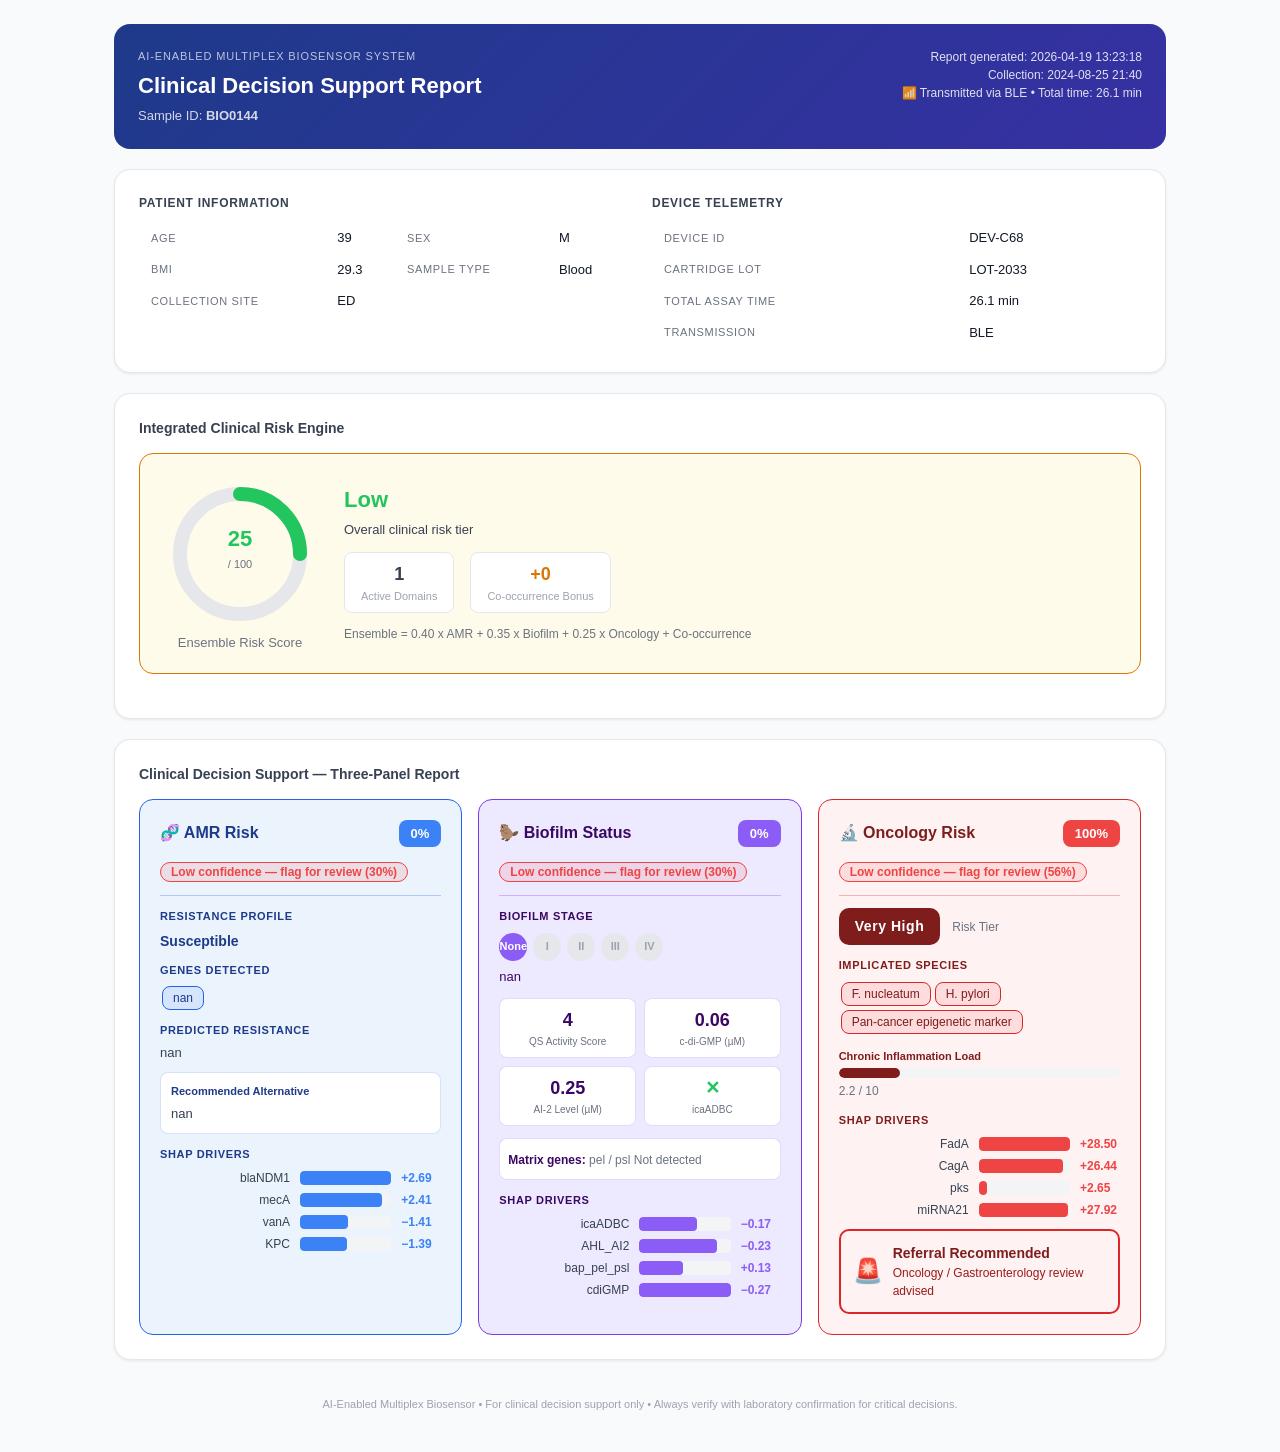
<file: reports/report_BIO0144.html>
<!DOCTYPE html>
<html lang="en">
<head>
<meta charset="UTF-8">
<meta name="viewport" content="width=device-width, initial-scale=1.0">
<title>Biosensor Clinical Report — BIO0144</title>
<style>
  * { box-sizing:border-box; margin:0; padding:0; }
  body { font-family:-apple-system,BlinkMacSystemFont,'Segoe UI',sans-serif;
          background:#F9FAFB;color:#111827;line-height:1.5; }
  .container { max-width:1100px;margin:0 auto;padding:24px; }
  .card { background:white;border-radius:16px;box-shadow:0 1px 3px rgba(0,0,0,.08);
           border:1px solid #E5E7EB;padding:24px;margin-bottom:20px; }
  table { width:100%;border-collapse:collapse; }
  td,th { padding:6px 12px;text-align:left;font-size:13px; }
  th { color:#6B7280;font-weight:500;font-size:11px;text-transform:uppercase;letter-spacing:.06em; }
  @media print { body { background:white } .container { padding:0 } }
</style>
</head>
<body>
<div class="container">

  <!-- Header -->
  <div style="background:linear-gradient(135deg,#1E3A8A,#3730A3);color:white;
              border-radius:16px;padding:24px;margin-bottom:20px;
              display:flex;justify-content:space-between;flex-wrap:wrap;gap:12px">
    <div>
      <div style="font-size:11px;opacity:.7;text-transform:uppercase;letter-spacing:.08em">
        AI-Enabled Multiplex Biosensor System</div>
      <h1 style="font-size:22px;font-weight:800;margin:4px 0">Clinical Decision Support Report</h1>
      <div style="font-size:13px;opacity:.8">Sample ID: <strong>BIO0144</strong></div>
    </div>
    <div style="text-align:right;opacity:.85">
      <div style="font-size:12px">Report generated: 2026-04-19 13:23:18</div>
      <div style="font-size:12px">Collection: 2024-08-25 21:40</div>
      <div style="font-size:12px">&#x1F4F6; Transmitted via BLE &bull;
        Total time: 26.1 min</div>
    </div>
  </div>

  <!-- Patient + Device info -->
  <div class="card" style="margin-bottom:20px">
    <div style="display:grid;grid-template-columns:1fr 1fr;gap:24px;flex-wrap:wrap">
      <div>
        <div style="font-size:12px;font-weight:700;color:#374151;
                    text-transform:uppercase;letter-spacing:.06em;margin-bottom:10px">
          Patient Information</div>
        <table>
          <tr><th>Age</th><td>39</td><th>Sex</th><td>M</td></tr>
          <tr><th>BMI</th><td>29.3</td><th>Sample type</th><td>Blood</td></tr>
          <tr><th>Collection site</th><td colspan="3">ED</td></tr>
        </table>
      </div>
      <div>
        <div style="font-size:12px;font-weight:700;color:#374151;
                    text-transform:uppercase;letter-spacing:.06em;margin-bottom:10px">
          Device Telemetry</div>
        <table>
          <tr><th>Device ID</th><td>DEV-C68</td></tr>
          <tr><th>Cartridge lot</th><td>LOT-2033</td></tr>
          <tr><th>Total assay time</th><td>26.1 min</td></tr>
          <tr><th>Transmission</th><td>BLE</td></tr>
        </table>
      </div>
    </div>
  </div>

  <!-- Ensemble Gauge -->
  <div class="card">
    <div style="font-size:14px;font-weight:700;color:#374151;margin-bottom:14px">
      Integrated Clinical Risk Engine</div>
    
    <div style="background:#FFFBEB;border:1.5px solid #D97706;border-radius:14px;
                padding:20px;margin-bottom:20px;display:flex;
                align-items:center;gap:24px;flex-wrap:wrap">
      <div style="text-align:center">
        <svg width="160" height="160" viewBox="0 0 160 160">
          <circle cx="80" cy="80" r="60" fill="none"
                  stroke="#E5E7EB" stroke-width="14" stroke-dasharray="376.9908" />
          <circle cx="80" cy="80" r="60" fill="none"
                  stroke="#22C55E" stroke-width="14"
                  stroke-dasharray="94.2 377.0"
                  stroke-linecap="round"
                  transform="rotate(-90 80 80)" />
          <text x="80" y="72" text-anchor="middle"
                font-size="22" font-weight="700" fill="#22C55E">25</text>
          <text x="80" y="94" text-anchor="middle"
                font-size="11" fill="#6B7280">/ 100</text>
        </svg>
        <div style="font-size:13px;color:#6B7280;margin-top:-8px">Ensemble Risk Score</div>
      </div>
      <div style="flex:1">
        <div style="font-size:22px;font-weight:800;color:#22C55E;margin-bottom:4px">
          Low</div>
        <div style="font-size:13px;color:#374151;margin-bottom:12px">
          Overall clinical risk tier</div>
        <div style="display:flex;gap:16px;flex-wrap:wrap">
          <div style="background:white;border-radius:8px;padding:8px 16px;
                      border:1px solid #E5E7EB;text-align:center">
            <div style="font-size:18px;font-weight:700;color:#374151">1</div>
            <div style="font-size:11px;color:#9CA3AF">Active Domains</div>
          </div>
          <div style="background:white;border-radius:8px;padding:8px 16px;
                      border:1px solid #E5E7EB;text-align:center">
            <div style="font-size:18px;font-weight:700;color:#D97706">+0</div>
            <div style="font-size:11px;color:#9CA3AF">Co-occurrence Bonus</div>
          </div>
        </div>
        <div style="margin-top:12px;font-size:12px;color:#6B7280">
          Ensemble = 0.40 x AMR + 0.35 x Biofilm + 0.25 x Oncology + Co-occurrence
        </div>
      </div>
    </div>
  </div>

  <!-- 3-Panel Clinical Report -->
  <div class="card">
    <div style="font-size:14px;font-weight:700;color:#374151;margin-bottom:14px">
      Clinical Decision Support — Three-Panel Report</div>
    <div style="display:flex;gap:16px;flex-wrap:wrap">
      
    <div style="background:#EBF3FD;border:1.5px solid #2563EB;
                border-radius:14px;padding:20px;flex:1;min-width:240px;">
      <div style="display:flex;justify-content:space-between;align-items:center;
                  margin-bottom:12px;">
        <h3 style="color:#1E3A8A;margin:0;font-size:16px;">&#x1F9EC; AMR Risk</h3>
        <span style="background:#3B82F6;color:white;border-radius:8px;
                     padding:4px 12px;font-size:13px;font-weight:700;">
          0%</span>
      </div>
      <span style="background:#EF444420;color:#EF4444;border:1px solid #EF4444;border-radius:12px;padding:2px 10px;font-size:12px;font-weight:600;">Low confidence — flag for review (30%)</span>
      <hr style="border:none;border-top:1px solid #2563EB;margin:12px 0;opacity:.3">

      <div style="margin-bottom:10px;">
        <div style="color:#1E3A8A;font-size:11px;font-weight:600;
                    text-transform:uppercase;letter-spacing:.06em;margin-bottom:6px">
          Resistance Profile</div>
        <div style="font-size:14px;font-weight:600;color:#1E3A8A">Susceptible</div>
      </div>

      <div style="margin-bottom:10px;">
        <div style="color:#1E3A8A;font-size:11px;font-weight:600;
                    text-transform:uppercase;letter-spacing:.06em;margin-bottom:6px">
          Genes Detected</div>
        <div><span style="background:#3B82F620;color:#1E3A8A;border:1px solid #2563EB;border-radius:8px;padding:2px 10px;font-size:12px;margin:2px;display:inline-block">nan</span></div>
      </div>

      <div style="margin-bottom:10px;">
        <div style="color:#1E3A8A;font-size:11px;font-weight:600;
                    text-transform:uppercase;letter-spacing:.06em;margin-bottom:4px">
          Predicted Resistance</div>
        <div style="font-size:13px;color:#374151">
          nan</div>
      </div>

      <div style="background:white;border-radius:8px;padding:10px;
                  border:1px solid #2563EB30;margin-bottom:10px;">
        <div style="font-size:11px;font-weight:600;color:#1E3A8A;margin-bottom:4px">
          Recommended Alternative</div>
        <div style="font-size:13px;color:#374151;font-style:normal">
          nan</div>
      </div>

      <div style="margin-top:12px;">
        <div style="font-size:11px;font-weight:600;color:#1E3A8A;
                    text-transform:uppercase;letter-spacing:.06em;margin-bottom:6px">
          SHAP Drivers</div>
        
    <div style="display:flex;align-items:center;gap:10px;margin:4px 0;">
      <span style="min-width:130px;font-size:12px;color:#374151;text-align:right">blaNDM1</span>
      <div style="flex:1;background:#F3F4F6;border-radius:4px;height:14px;overflow:hidden;">
        <div style="width:100.0%;background:#3B82F6;height:100%;border-radius:4px;
                    transition:width .4s;"></div>
      </div>
      <span style="font-size:12px;color:#3B82F6;font-weight:600;min-width:40px">
        +2.69</span>
    </div>
    <div style="display:flex;align-items:center;gap:10px;margin:4px 0;">
      <span style="min-width:130px;font-size:12px;color:#374151;text-align:right">mecA</span>
      <div style="flex:1;background:#F3F4F6;border-radius:4px;height:14px;overflow:hidden;">
        <div style="width:89.6%;background:#3B82F6;height:100%;border-radius:4px;
                    transition:width .4s;"></div>
      </div>
      <span style="font-size:12px;color:#3B82F6;font-weight:600;min-width:40px">
        +2.41</span>
    </div>
    <div style="display:flex;align-items:center;gap:10px;margin:4px 0;">
      <span style="min-width:130px;font-size:12px;color:#374151;text-align:right">vanA</span>
      <div style="flex:1;background:#F3F4F6;border-radius:4px;height:14px;overflow:hidden;">
        <div style="width:52.4%;background:#3B82F6;height:100%;border-radius:4px;
                    transition:width .4s;"></div>
      </div>
      <span style="font-size:12px;color:#3B82F6;font-weight:600;min-width:40px">
        −1.41</span>
    </div>
    <div style="display:flex;align-items:center;gap:10px;margin:4px 0;">
      <span style="min-width:130px;font-size:12px;color:#374151;text-align:right">KPC</span>
      <div style="flex:1;background:#F3F4F6;border-radius:4px;height:14px;overflow:hidden;">
        <div style="width:51.7%;background:#3B82F6;height:100%;border-radius:4px;
                    transition:width .4s;"></div>
      </div>
      <span style="font-size:12px;color:#3B82F6;font-weight:600;min-width:40px">
        −1.39</span>
    </div>
      </div>
    </div>
      
    <div style="background:#EDE9FE;border:1.5px solid #7C3AED;
                border-radius:14px;padding:20px;flex:1;min-width:240px;">
      <div style="display:flex;justify-content:space-between;align-items:center;
                  margin-bottom:12px;">
        <h3 style="color:#3B0764;margin:0;font-size:16px;">&#x1F9AB; Biofilm Status</h3>
        <span style="background:#8B5CF6;color:white;border-radius:8px;
                     padding:4px 12px;font-size:13px;font-weight:700;">
          0%</span>
      </div>
      <span style="background:#EF444420;color:#EF4444;border:1px solid #EF4444;border-radius:12px;padding:2px 10px;font-size:12px;font-weight:600;">Low confidence — flag for review (30%)</span>
      <hr style="border:none;border-top:1px solid #7C3AED;margin:12px 0;opacity:.3">

      <div style="margin-bottom:12px;">
        <div style="font-size:11px;font-weight:600;color:#3B0764;
                    text-transform:uppercase;letter-spacing:.06em;margin-bottom:8px">
          Biofilm Stage</div>
        <div style="display:flex;gap:6px;align-items:center"><div style="width:28px;height:28px;border-radius:50%;background:#8B5CF6;color:white;display:flex;align-items:center;justify-content:center;font-size:11px;font-weight:700">None</div><div style="width:28px;height:28px;border-radius:50%;background:#E5E7EB;color:#9CA3AF;display:flex;align-items:center;justify-content:center;font-size:11px;font-weight:700">I</div><div style="width:28px;height:28px;border-radius:50%;background:#E5E7EB;color:#9CA3AF;display:flex;align-items:center;justify-content:center;font-size:11px;font-weight:700">II</div><div style="width:28px;height:28px;border-radius:50%;background:#E5E7EB;color:#9CA3AF;display:flex;align-items:center;justify-content:center;font-size:11px;font-weight:700">III</div><div style="width:28px;height:28px;border-radius:50%;background:#E5E7EB;color:#9CA3AF;display:flex;align-items:center;justify-content:center;font-size:11px;font-weight:700">IV</div></div>
        <div style="font-size:13px;color:#3B0764;margin-top:6px;font-weight:500">
          nan</div>
      </div>

      <div style="display:grid;grid-template-columns:1fr 1fr;gap:8px;margin-bottom:12px;">
        <div style="background:white;border-radius:8px;padding:8px;
                    border:1px solid #7C3AED30;text-align:center">
          <div style="font-size:18px;font-weight:700;color:#3B0764">4</div>
          <div style="font-size:10px;color:#6B7280">QS Activity Score</div>
        </div>
        <div style="background:white;border-radius:8px;padding:8px;
                    border:1px solid #7C3AED30;text-align:center">
          <div style="font-size:18px;font-weight:700;color:#3B0764">0.06</div>
          <div style="font-size:10px;color:#6B7280">c-di-GMP (µM)</div>
        </div>
        <div style="background:white;border-radius:8px;padding:8px;
                    border:1px solid #7C3AED30;text-align:center">
          <div style="font-size:18px;font-weight:700;color:#3B0764">0.25</div>
          <div style="font-size:10px;color:#6B7280">AI-2 Level (µM)</div>
        </div>
        <div style="background:white;border-radius:8px;padding:8px;
                    border:1px solid #7C3AED30;text-align:center">
          <div style="font-size:18px;font-weight:700;
                      color:#22C55E">
            &#x2715;</div>
          <div style="font-size:10px;color:#6B7280">icaADBC</div>
        </div>
      </div>

      <div style="background:white;border-radius:8px;padding:8px;
                  border:1px solid #7C3AED30;margin-bottom:12px">
        <span style="font-size:12px;color:#3B0764;font-weight:600">Matrix genes: </span>
        <span style="font-size:12px;color:#6B7280">
          pel / psl Not detected</span>
      </div>

      <div>
        <div style="font-size:11px;font-weight:600;color:#3B0764;
                    text-transform:uppercase;letter-spacing:.06em;margin-bottom:6px">
          SHAP Drivers</div>
        
    <div style="display:flex;align-items:center;gap:10px;margin:4px 0;">
      <span style="min-width:130px;font-size:12px;color:#374151;text-align:right">icaADBC</span>
      <div style="flex:1;background:#F3F4F6;border-radius:4px;height:14px;overflow:hidden;">
        <div style="width:63.0%;background:#8B5CF6;height:100%;border-radius:4px;
                    transition:width .4s;"></div>
      </div>
      <span style="font-size:12px;color:#8B5CF6;font-weight:600;min-width:40px">
        −0.17</span>
    </div>
    <div style="display:flex;align-items:center;gap:10px;margin:4px 0;">
      <span style="min-width:130px;font-size:12px;color:#374151;text-align:right">AHL_AI2</span>
      <div style="flex:1;background:#F3F4F6;border-radius:4px;height:14px;overflow:hidden;">
        <div style="width:85.2%;background:#8B5CF6;height:100%;border-radius:4px;
                    transition:width .4s;"></div>
      </div>
      <span style="font-size:12px;color:#8B5CF6;font-weight:600;min-width:40px">
        −0.23</span>
    </div>
    <div style="display:flex;align-items:center;gap:10px;margin:4px 0;">
      <span style="min-width:130px;font-size:12px;color:#374151;text-align:right">bap_pel_psl</span>
      <div style="flex:1;background:#F3F4F6;border-radius:4px;height:14px;overflow:hidden;">
        <div style="width:48.1%;background:#8B5CF6;height:100%;border-radius:4px;
                    transition:width .4s;"></div>
      </div>
      <span style="font-size:12px;color:#8B5CF6;font-weight:600;min-width:40px">
        +0.13</span>
    </div>
    <div style="display:flex;align-items:center;gap:10px;margin:4px 0;">
      <span style="min-width:130px;font-size:12px;color:#374151;text-align:right">cdiGMP</span>
      <div style="flex:1;background:#F3F4F6;border-radius:4px;height:14px;overflow:hidden;">
        <div style="width:100.0%;background:#8B5CF6;height:100%;border-radius:4px;
                    transition:width .4s;"></div>
      </div>
      <span style="font-size:12px;color:#8B5CF6;font-weight:600;min-width:40px">
        −0.27</span>
    </div>
      </div>
    </div>
      
    <div style="background:#FEF2F2;border:1.5px solid #DC2626;
                border-radius:14px;padding:20px;flex:1;min-width:240px;">
      <div style="display:flex;justify-content:space-between;align-items:center;
                  margin-bottom:12px;">
        <h3 style="color:#7F1D1D;margin:0;font-size:16px;">&#x1F52C; Oncology Risk</h3>
        <span style="background:#EF4444;color:white;border-radius:8px;
                     padding:4px 12px;font-size:13px;font-weight:700;">
          100%</span>
      </div>
      <span style="background:#EF444420;color:#EF4444;border:1px solid #EF4444;border-radius:12px;padding:2px 10px;font-size:12px;font-weight:600;">Low confidence — flag for review (56%)</span>
      <hr style="border:none;border-top:1px solid #DC2626;margin:12px 0;opacity:.3">

      <div style="display:flex;align-items:center;gap:12px;margin-bottom:12px;">
        <div style="background:#7F1D1D;color:white;border-radius:10px;
                    padding:8px 16px;font-weight:700;font-size:14px;letter-spacing:.04em">
          Very High</div>
        <div style="font-size:12px;color:#6B7280">Risk Tier</div>
      </div>

      <div style="margin-bottom:12px;">
        <div style="font-size:11px;font-weight:600;color:#7F1D1D;
                    text-transform:uppercase;letter-spacing:.06em;margin-bottom:6px">
          Implicated Species</div>
        <span style="background:#EF444420;color:#7F1D1D;border:1px solid #DC2626;border-radius:8px;padding:2px 10px;font-size:12px;margin:2px;display:inline-block">F. nucleatum</span><span style="background:#EF444420;color:#7F1D1D;border:1px solid #DC2626;border-radius:8px;padding:2px 10px;font-size:12px;margin:2px;display:inline-block">H. pylori</span><span style="background:#EF444420;color:#7F1D1D;border:1px solid #DC2626;border-radius:8px;padding:2px 10px;font-size:12px;margin:2px;display:inline-block">Pan-cancer epigenetic marker</span>
      </div>

      <div style="margin-bottom:12px;">
        <div style="font-size:11px;font-weight:600;color:#7F1D1D;margin-bottom:4px">
          Chronic Inflammation Load</div>
        <div style="background:#F3F4F6;border-radius:6px;height:10px;overflow:hidden;">
          <div style="width:21.7%;background:#7F1D1D;height:100%;
                      border-radius:6px;"></div>
        </div>
        <div style="font-size:12px;color:#6B7280;margin-top:4px">2.2 / 10</div>
      </div>

      <div>
        <div style="font-size:11px;font-weight:600;color:#7F1D1D;
                    text-transform:uppercase;letter-spacing:.06em;margin-bottom:6px">
          SHAP Drivers</div>
        
    <div style="display:flex;align-items:center;gap:10px;margin:4px 0;">
      <span style="min-width:130px;font-size:12px;color:#374151;text-align:right">FadA</span>
      <div style="flex:1;background:#F3F4F6;border-radius:4px;height:14px;overflow:hidden;">
        <div style="width:100.0%;background:#EF4444;height:100%;border-radius:4px;
                    transition:width .4s;"></div>
      </div>
      <span style="font-size:12px;color:#EF4444;font-weight:600;min-width:40px">
        +28.50</span>
    </div>
    <div style="display:flex;align-items:center;gap:10px;margin:4px 0;">
      <span style="min-width:130px;font-size:12px;color:#374151;text-align:right">CagA</span>
      <div style="flex:1;background:#F3F4F6;border-radius:4px;height:14px;overflow:hidden;">
        <div style="width:92.8%;background:#EF4444;height:100%;border-radius:4px;
                    transition:width .4s;"></div>
      </div>
      <span style="font-size:12px;color:#EF4444;font-weight:600;min-width:40px">
        +26.44</span>
    </div>
    <div style="display:flex;align-items:center;gap:10px;margin:4px 0;">
      <span style="min-width:130px;font-size:12px;color:#374151;text-align:right">pks</span>
      <div style="flex:1;background:#F3F4F6;border-radius:4px;height:14px;overflow:hidden;">
        <div style="width:9.3%;background:#EF4444;height:100%;border-radius:4px;
                    transition:width .4s;"></div>
      </div>
      <span style="font-size:12px;color:#EF4444;font-weight:600;min-width:40px">
        +2.65</span>
    </div>
    <div style="display:flex;align-items:center;gap:10px;margin:4px 0;">
      <span style="min-width:130px;font-size:12px;color:#374151;text-align:right">miRNA21</span>
      <div style="flex:1;background:#F3F4F6;border-radius:4px;height:14px;overflow:hidden;">
        <div style="width:98.0%;background:#EF4444;height:100%;border-radius:4px;
                    transition:width .4s;"></div>
      </div>
      <span style="font-size:12px;color:#EF4444;font-weight:600;min-width:40px">
        +27.92</span>
    </div>
      </div>
      
    <div style="background:#FEF2F2;border:2px solid #DC2626;border-radius:10px;
                padding:12px;margin-top:10px;display:flex;align-items:center;gap:10px">
      <span style="font-size:24px">&#x1F6A8;</span>
      <div>
        <div style="font-weight:700;color:#7F1D1D;font-size:14px">Referral Recommended</div>
        <div style="font-size:12px;color:#991B1B">Oncology / Gastroenterology review advised</div>
      </div>
    </div>
    </div>
    </div>
  </div>

  <!-- Footer -->
  <div style="text-align:center;color:#9CA3AF;font-size:11px;padding:16px 0">
    AI-Enabled Multiplex Biosensor &bull; For clinical decision support only &bull;
    Always verify with laboratory confirmation for critical decisions.
  </div>

</div>
</body>
</html>
</file>
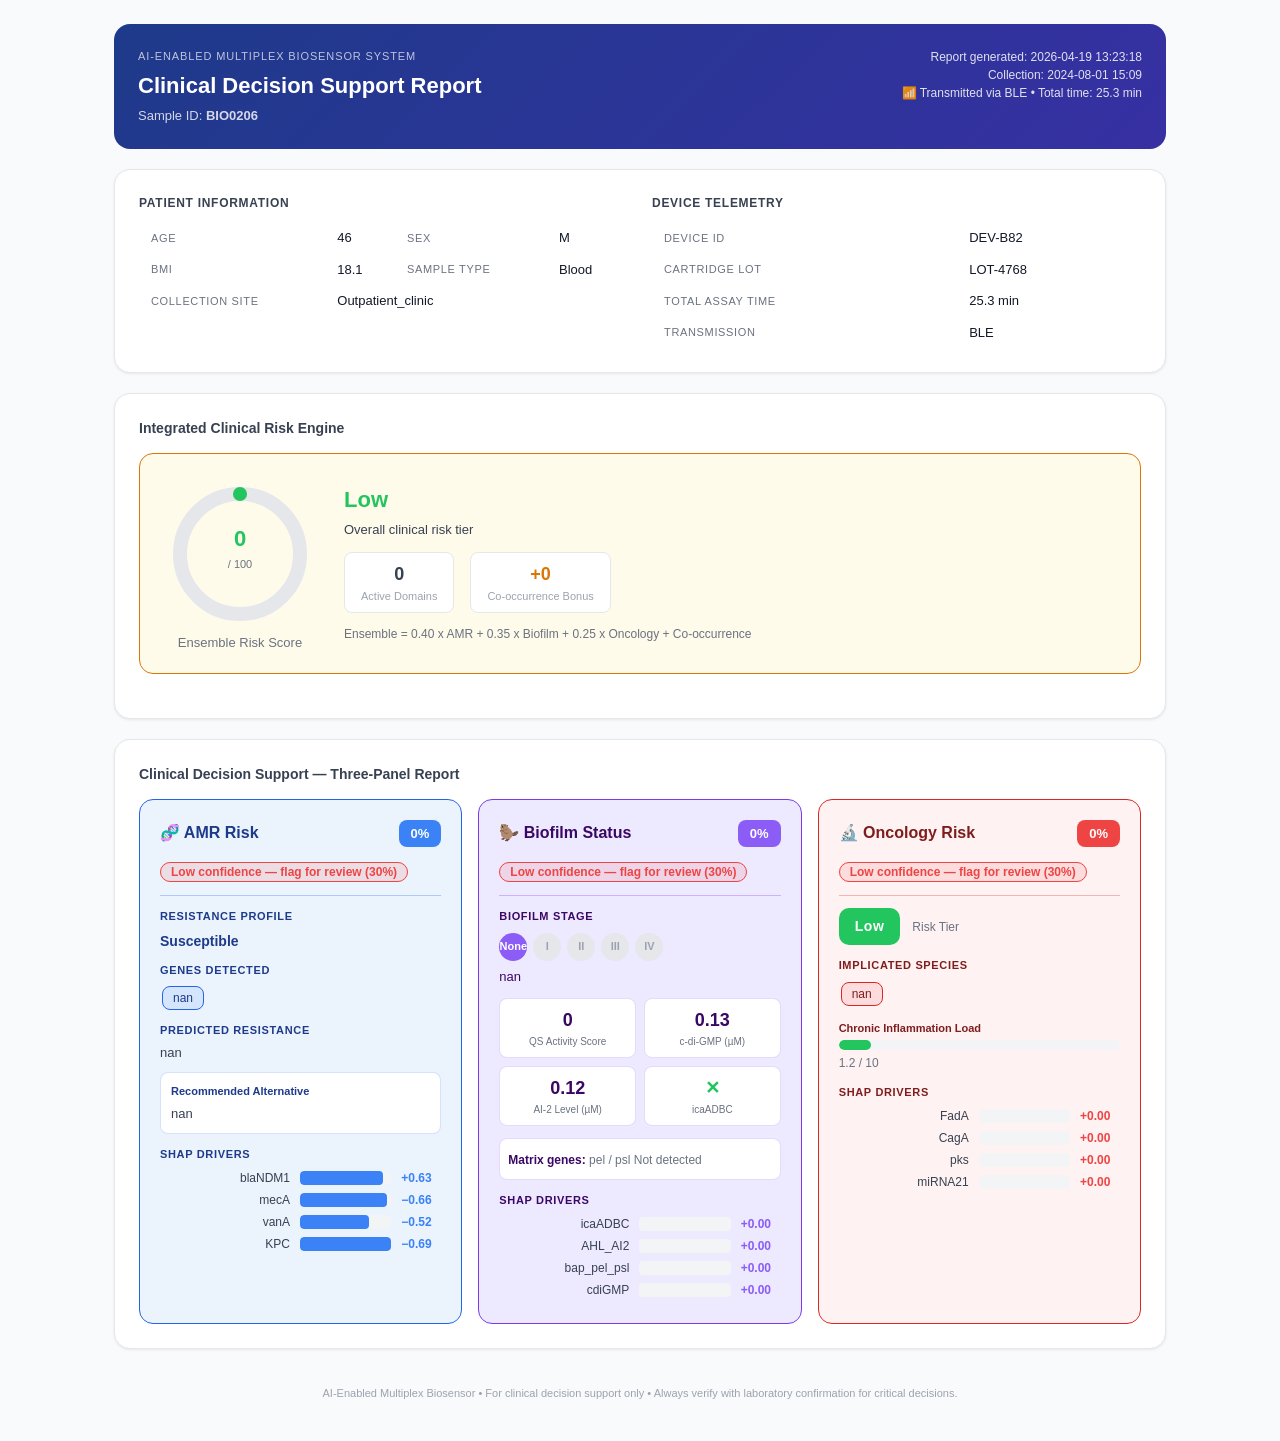
<file: reports/report_BIO0206.html>
<!DOCTYPE html>
<html lang="en">
<head>
<meta charset="UTF-8">
<meta name="viewport" content="width=device-width, initial-scale=1.0">
<title>Biosensor Clinical Report — BIO0206</title>
<style>
  * { box-sizing:border-box; margin:0; padding:0; }
  body { font-family:-apple-system,BlinkMacSystemFont,'Segoe UI',sans-serif;
          background:#F9FAFB;color:#111827;line-height:1.5; }
  .container { max-width:1100px;margin:0 auto;padding:24px; }
  .card { background:white;border-radius:16px;box-shadow:0 1px 3px rgba(0,0,0,.08);
           border:1px solid #E5E7EB;padding:24px;margin-bottom:20px; }
  table { width:100%;border-collapse:collapse; }
  td,th { padding:6px 12px;text-align:left;font-size:13px; }
  th { color:#6B7280;font-weight:500;font-size:11px;text-transform:uppercase;letter-spacing:.06em; }
  @media print { body { background:white } .container { padding:0 } }
</style>
</head>
<body>
<div class="container">

  <!-- Header -->
  <div style="background:linear-gradient(135deg,#1E3A8A,#3730A3);color:white;
              border-radius:16px;padding:24px;margin-bottom:20px;
              display:flex;justify-content:space-between;flex-wrap:wrap;gap:12px">
    <div>
      <div style="font-size:11px;opacity:.7;text-transform:uppercase;letter-spacing:.08em">
        AI-Enabled Multiplex Biosensor System</div>
      <h1 style="font-size:22px;font-weight:800;margin:4px 0">Clinical Decision Support Report</h1>
      <div style="font-size:13px;opacity:.8">Sample ID: <strong>BIO0206</strong></div>
    </div>
    <div style="text-align:right;opacity:.85">
      <div style="font-size:12px">Report generated: 2026-04-19 13:23:18</div>
      <div style="font-size:12px">Collection: 2024-08-01 15:09</div>
      <div style="font-size:12px">&#x1F4F6; Transmitted via BLE &bull;
        Total time: 25.3 min</div>
    </div>
  </div>

  <!-- Patient + Device info -->
  <div class="card" style="margin-bottom:20px">
    <div style="display:grid;grid-template-columns:1fr 1fr;gap:24px;flex-wrap:wrap">
      <div>
        <div style="font-size:12px;font-weight:700;color:#374151;
                    text-transform:uppercase;letter-spacing:.06em;margin-bottom:10px">
          Patient Information</div>
        <table>
          <tr><th>Age</th><td>46</td><th>Sex</th><td>M</td></tr>
          <tr><th>BMI</th><td>18.1</td><th>Sample type</th><td>Blood</td></tr>
          <tr><th>Collection site</th><td colspan="3">Outpatient_clinic</td></tr>
        </table>
      </div>
      <div>
        <div style="font-size:12px;font-weight:700;color:#374151;
                    text-transform:uppercase;letter-spacing:.06em;margin-bottom:10px">
          Device Telemetry</div>
        <table>
          <tr><th>Device ID</th><td>DEV-B82</td></tr>
          <tr><th>Cartridge lot</th><td>LOT-4768</td></tr>
          <tr><th>Total assay time</th><td>25.3 min</td></tr>
          <tr><th>Transmission</th><td>BLE</td></tr>
        </table>
      </div>
    </div>
  </div>

  <!-- Ensemble Gauge -->
  <div class="card">
    <div style="font-size:14px;font-weight:700;color:#374151;margin-bottom:14px">
      Integrated Clinical Risk Engine</div>
    
    <div style="background:#FFFBEB;border:1.5px solid #D97706;border-radius:14px;
                padding:20px;margin-bottom:20px;display:flex;
                align-items:center;gap:24px;flex-wrap:wrap">
      <div style="text-align:center">
        <svg width="160" height="160" viewBox="0 0 160 160">
          <circle cx="80" cy="80" r="60" fill="none"
                  stroke="#E5E7EB" stroke-width="14" stroke-dasharray="376.9908" />
          <circle cx="80" cy="80" r="60" fill="none"
                  stroke="#22C55E" stroke-width="14"
                  stroke-dasharray="0.0 377.0"
                  stroke-linecap="round"
                  transform="rotate(-90 80 80)" />
          <text x="80" y="72" text-anchor="middle"
                font-size="22" font-weight="700" fill="#22C55E">0</text>
          <text x="80" y="94" text-anchor="middle"
                font-size="11" fill="#6B7280">/ 100</text>
        </svg>
        <div style="font-size:13px;color:#6B7280;margin-top:-8px">Ensemble Risk Score</div>
      </div>
      <div style="flex:1">
        <div style="font-size:22px;font-weight:800;color:#22C55E;margin-bottom:4px">
          Low</div>
        <div style="font-size:13px;color:#374151;margin-bottom:12px">
          Overall clinical risk tier</div>
        <div style="display:flex;gap:16px;flex-wrap:wrap">
          <div style="background:white;border-radius:8px;padding:8px 16px;
                      border:1px solid #E5E7EB;text-align:center">
            <div style="font-size:18px;font-weight:700;color:#374151">0</div>
            <div style="font-size:11px;color:#9CA3AF">Active Domains</div>
          </div>
          <div style="background:white;border-radius:8px;padding:8px 16px;
                      border:1px solid #E5E7EB;text-align:center">
            <div style="font-size:18px;font-weight:700;color:#D97706">+0</div>
            <div style="font-size:11px;color:#9CA3AF">Co-occurrence Bonus</div>
          </div>
        </div>
        <div style="margin-top:12px;font-size:12px;color:#6B7280">
          Ensemble = 0.40 x AMR + 0.35 x Biofilm + 0.25 x Oncology + Co-occurrence
        </div>
      </div>
    </div>
  </div>

  <!-- 3-Panel Clinical Report -->
  <div class="card">
    <div style="font-size:14px;font-weight:700;color:#374151;margin-bottom:14px">
      Clinical Decision Support — Three-Panel Report</div>
    <div style="display:flex;gap:16px;flex-wrap:wrap">
      
    <div style="background:#EBF3FD;border:1.5px solid #2563EB;
                border-radius:14px;padding:20px;flex:1;min-width:240px;">
      <div style="display:flex;justify-content:space-between;align-items:center;
                  margin-bottom:12px;">
        <h3 style="color:#1E3A8A;margin:0;font-size:16px;">&#x1F9EC; AMR Risk</h3>
        <span style="background:#3B82F6;color:white;border-radius:8px;
                     padding:4px 12px;font-size:13px;font-weight:700;">
          0%</span>
      </div>
      <span style="background:#EF444420;color:#EF4444;border:1px solid #EF4444;border-radius:12px;padding:2px 10px;font-size:12px;font-weight:600;">Low confidence — flag for review (30%)</span>
      <hr style="border:none;border-top:1px solid #2563EB;margin:12px 0;opacity:.3">

      <div style="margin-bottom:10px;">
        <div style="color:#1E3A8A;font-size:11px;font-weight:600;
                    text-transform:uppercase;letter-spacing:.06em;margin-bottom:6px">
          Resistance Profile</div>
        <div style="font-size:14px;font-weight:600;color:#1E3A8A">Susceptible</div>
      </div>

      <div style="margin-bottom:10px;">
        <div style="color:#1E3A8A;font-size:11px;font-weight:600;
                    text-transform:uppercase;letter-spacing:.06em;margin-bottom:6px">
          Genes Detected</div>
        <div><span style="background:#3B82F620;color:#1E3A8A;border:1px solid #2563EB;border-radius:8px;padding:2px 10px;font-size:12px;margin:2px;display:inline-block">nan</span></div>
      </div>

      <div style="margin-bottom:10px;">
        <div style="color:#1E3A8A;font-size:11px;font-weight:600;
                    text-transform:uppercase;letter-spacing:.06em;margin-bottom:4px">
          Predicted Resistance</div>
        <div style="font-size:13px;color:#374151">
          nan</div>
      </div>

      <div style="background:white;border-radius:8px;padding:10px;
                  border:1px solid #2563EB30;margin-bottom:10px;">
        <div style="font-size:11px;font-weight:600;color:#1E3A8A;margin-bottom:4px">
          Recommended Alternative</div>
        <div style="font-size:13px;color:#374151;font-style:normal">
          nan</div>
      </div>

      <div style="margin-top:12px;">
        <div style="font-size:11px;font-weight:600;color:#1E3A8A;
                    text-transform:uppercase;letter-spacing:.06em;margin-bottom:6px">
          SHAP Drivers</div>
        
    <div style="display:flex;align-items:center;gap:10px;margin:4px 0;">
      <span style="min-width:130px;font-size:12px;color:#374151;text-align:right">blaNDM1</span>
      <div style="flex:1;background:#F3F4F6;border-radius:4px;height:14px;overflow:hidden;">
        <div style="width:91.3%;background:#3B82F6;height:100%;border-radius:4px;
                    transition:width .4s;"></div>
      </div>
      <span style="font-size:12px;color:#3B82F6;font-weight:600;min-width:40px">
        +0.63</span>
    </div>
    <div style="display:flex;align-items:center;gap:10px;margin:4px 0;">
      <span style="min-width:130px;font-size:12px;color:#374151;text-align:right">mecA</span>
      <div style="flex:1;background:#F3F4F6;border-radius:4px;height:14px;overflow:hidden;">
        <div style="width:95.7%;background:#3B82F6;height:100%;border-radius:4px;
                    transition:width .4s;"></div>
      </div>
      <span style="font-size:12px;color:#3B82F6;font-weight:600;min-width:40px">
        −0.66</span>
    </div>
    <div style="display:flex;align-items:center;gap:10px;margin:4px 0;">
      <span style="min-width:130px;font-size:12px;color:#374151;text-align:right">vanA</span>
      <div style="flex:1;background:#F3F4F6;border-radius:4px;height:14px;overflow:hidden;">
        <div style="width:75.4%;background:#3B82F6;height:100%;border-radius:4px;
                    transition:width .4s;"></div>
      </div>
      <span style="font-size:12px;color:#3B82F6;font-weight:600;min-width:40px">
        −0.52</span>
    </div>
    <div style="display:flex;align-items:center;gap:10px;margin:4px 0;">
      <span style="min-width:130px;font-size:12px;color:#374151;text-align:right">KPC</span>
      <div style="flex:1;background:#F3F4F6;border-radius:4px;height:14px;overflow:hidden;">
        <div style="width:100.0%;background:#3B82F6;height:100%;border-radius:4px;
                    transition:width .4s;"></div>
      </div>
      <span style="font-size:12px;color:#3B82F6;font-weight:600;min-width:40px">
        −0.69</span>
    </div>
      </div>
    </div>
      
    <div style="background:#EDE9FE;border:1.5px solid #7C3AED;
                border-radius:14px;padding:20px;flex:1;min-width:240px;">
      <div style="display:flex;justify-content:space-between;align-items:center;
                  margin-bottom:12px;">
        <h3 style="color:#3B0764;margin:0;font-size:16px;">&#x1F9AB; Biofilm Status</h3>
        <span style="background:#8B5CF6;color:white;border-radius:8px;
                     padding:4px 12px;font-size:13px;font-weight:700;">
          0%</span>
      </div>
      <span style="background:#EF444420;color:#EF4444;border:1px solid #EF4444;border-radius:12px;padding:2px 10px;font-size:12px;font-weight:600;">Low confidence — flag for review (30%)</span>
      <hr style="border:none;border-top:1px solid #7C3AED;margin:12px 0;opacity:.3">

      <div style="margin-bottom:12px;">
        <div style="font-size:11px;font-weight:600;color:#3B0764;
                    text-transform:uppercase;letter-spacing:.06em;margin-bottom:8px">
          Biofilm Stage</div>
        <div style="display:flex;gap:6px;align-items:center"><div style="width:28px;height:28px;border-radius:50%;background:#8B5CF6;color:white;display:flex;align-items:center;justify-content:center;font-size:11px;font-weight:700">None</div><div style="width:28px;height:28px;border-radius:50%;background:#E5E7EB;color:#9CA3AF;display:flex;align-items:center;justify-content:center;font-size:11px;font-weight:700">I</div><div style="width:28px;height:28px;border-radius:50%;background:#E5E7EB;color:#9CA3AF;display:flex;align-items:center;justify-content:center;font-size:11px;font-weight:700">II</div><div style="width:28px;height:28px;border-radius:50%;background:#E5E7EB;color:#9CA3AF;display:flex;align-items:center;justify-content:center;font-size:11px;font-weight:700">III</div><div style="width:28px;height:28px;border-radius:50%;background:#E5E7EB;color:#9CA3AF;display:flex;align-items:center;justify-content:center;font-size:11px;font-weight:700">IV</div></div>
        <div style="font-size:13px;color:#3B0764;margin-top:6px;font-weight:500">
          nan</div>
      </div>

      <div style="display:grid;grid-template-columns:1fr 1fr;gap:8px;margin-bottom:12px;">
        <div style="background:white;border-radius:8px;padding:8px;
                    border:1px solid #7C3AED30;text-align:center">
          <div style="font-size:18px;font-weight:700;color:#3B0764">0</div>
          <div style="font-size:10px;color:#6B7280">QS Activity Score</div>
        </div>
        <div style="background:white;border-radius:8px;padding:8px;
                    border:1px solid #7C3AED30;text-align:center">
          <div style="font-size:18px;font-weight:700;color:#3B0764">0.13</div>
          <div style="font-size:10px;color:#6B7280">c-di-GMP (µM)</div>
        </div>
        <div style="background:white;border-radius:8px;padding:8px;
                    border:1px solid #7C3AED30;text-align:center">
          <div style="font-size:18px;font-weight:700;color:#3B0764">0.12</div>
          <div style="font-size:10px;color:#6B7280">AI-2 Level (µM)</div>
        </div>
        <div style="background:white;border-radius:8px;padding:8px;
                    border:1px solid #7C3AED30;text-align:center">
          <div style="font-size:18px;font-weight:700;
                      color:#22C55E">
            &#x2715;</div>
          <div style="font-size:10px;color:#6B7280">icaADBC</div>
        </div>
      </div>

      <div style="background:white;border-radius:8px;padding:8px;
                  border:1px solid #7C3AED30;margin-bottom:12px">
        <span style="font-size:12px;color:#3B0764;font-weight:600">Matrix genes: </span>
        <span style="font-size:12px;color:#6B7280">
          pel / psl Not detected</span>
      </div>

      <div>
        <div style="font-size:11px;font-weight:600;color:#3B0764;
                    text-transform:uppercase;letter-spacing:.06em;margin-bottom:6px">
          SHAP Drivers</div>
        
    <div style="display:flex;align-items:center;gap:10px;margin:4px 0;">
      <span style="min-width:130px;font-size:12px;color:#374151;text-align:right">icaADBC</span>
      <div style="flex:1;background:#F3F4F6;border-radius:4px;height:14px;overflow:hidden;">
        <div style="width:0.0%;background:#8B5CF6;height:100%;border-radius:4px;
                    transition:width .4s;"></div>
      </div>
      <span style="font-size:12px;color:#8B5CF6;font-weight:600;min-width:40px">
        +0.00</span>
    </div>
    <div style="display:flex;align-items:center;gap:10px;margin:4px 0;">
      <span style="min-width:130px;font-size:12px;color:#374151;text-align:right">AHL_AI2</span>
      <div style="flex:1;background:#F3F4F6;border-radius:4px;height:14px;overflow:hidden;">
        <div style="width:0.0%;background:#8B5CF6;height:100%;border-radius:4px;
                    transition:width .4s;"></div>
      </div>
      <span style="font-size:12px;color:#8B5CF6;font-weight:600;min-width:40px">
        +0.00</span>
    </div>
    <div style="display:flex;align-items:center;gap:10px;margin:4px 0;">
      <span style="min-width:130px;font-size:12px;color:#374151;text-align:right">bap_pel_psl</span>
      <div style="flex:1;background:#F3F4F6;border-radius:4px;height:14px;overflow:hidden;">
        <div style="width:0.0%;background:#8B5CF6;height:100%;border-radius:4px;
                    transition:width .4s;"></div>
      </div>
      <span style="font-size:12px;color:#8B5CF6;font-weight:600;min-width:40px">
        +0.00</span>
    </div>
    <div style="display:flex;align-items:center;gap:10px;margin:4px 0;">
      <span style="min-width:130px;font-size:12px;color:#374151;text-align:right">cdiGMP</span>
      <div style="flex:1;background:#F3F4F6;border-radius:4px;height:14px;overflow:hidden;">
        <div style="width:0.0%;background:#8B5CF6;height:100%;border-radius:4px;
                    transition:width .4s;"></div>
      </div>
      <span style="font-size:12px;color:#8B5CF6;font-weight:600;min-width:40px">
        +0.00</span>
    </div>
      </div>
    </div>
      
    <div style="background:#FEF2F2;border:1.5px solid #DC2626;
                border-radius:14px;padding:20px;flex:1;min-width:240px;">
      <div style="display:flex;justify-content:space-between;align-items:center;
                  margin-bottom:12px;">
        <h3 style="color:#7F1D1D;margin:0;font-size:16px;">&#x1F52C; Oncology Risk</h3>
        <span style="background:#EF4444;color:white;border-radius:8px;
                     padding:4px 12px;font-size:13px;font-weight:700;">
          0%</span>
      </div>
      <span style="background:#EF444420;color:#EF4444;border:1px solid #EF4444;border-radius:12px;padding:2px 10px;font-size:12px;font-weight:600;">Low confidence — flag for review (30%)</span>
      <hr style="border:none;border-top:1px solid #DC2626;margin:12px 0;opacity:.3">

      <div style="display:flex;align-items:center;gap:12px;margin-bottom:12px;">
        <div style="background:#22C55E;color:white;border-radius:10px;
                    padding:8px 16px;font-weight:700;font-size:14px;letter-spacing:.04em">
          Low</div>
        <div style="font-size:12px;color:#6B7280">Risk Tier</div>
      </div>

      <div style="margin-bottom:12px;">
        <div style="font-size:11px;font-weight:600;color:#7F1D1D;
                    text-transform:uppercase;letter-spacing:.06em;margin-bottom:6px">
          Implicated Species</div>
        <span style="background:#EF444420;color:#7F1D1D;border:1px solid #DC2626;border-radius:8px;padding:2px 10px;font-size:12px;margin:2px;display:inline-block">nan</span>
      </div>

      <div style="margin-bottom:12px;">
        <div style="font-size:11px;font-weight:600;color:#7F1D1D;margin-bottom:4px">
          Chronic Inflammation Load</div>
        <div style="background:#F3F4F6;border-radius:6px;height:10px;overflow:hidden;">
          <div style="width:11.6%;background:#22C55E;height:100%;
                      border-radius:6px;"></div>
        </div>
        <div style="font-size:12px;color:#6B7280;margin-top:4px">1.2 / 10</div>
      </div>

      <div>
        <div style="font-size:11px;font-weight:600;color:#7F1D1D;
                    text-transform:uppercase;letter-spacing:.06em;margin-bottom:6px">
          SHAP Drivers</div>
        
    <div style="display:flex;align-items:center;gap:10px;margin:4px 0;">
      <span style="min-width:130px;font-size:12px;color:#374151;text-align:right">FadA</span>
      <div style="flex:1;background:#F3F4F6;border-radius:4px;height:14px;overflow:hidden;">
        <div style="width:0.0%;background:#EF4444;height:100%;border-radius:4px;
                    transition:width .4s;"></div>
      </div>
      <span style="font-size:12px;color:#EF4444;font-weight:600;min-width:40px">
        +0.00</span>
    </div>
    <div style="display:flex;align-items:center;gap:10px;margin:4px 0;">
      <span style="min-width:130px;font-size:12px;color:#374151;text-align:right">CagA</span>
      <div style="flex:1;background:#F3F4F6;border-radius:4px;height:14px;overflow:hidden;">
        <div style="width:0.0%;background:#EF4444;height:100%;border-radius:4px;
                    transition:width .4s;"></div>
      </div>
      <span style="font-size:12px;color:#EF4444;font-weight:600;min-width:40px">
        +0.00</span>
    </div>
    <div style="display:flex;align-items:center;gap:10px;margin:4px 0;">
      <span style="min-width:130px;font-size:12px;color:#374151;text-align:right">pks</span>
      <div style="flex:1;background:#F3F4F6;border-radius:4px;height:14px;overflow:hidden;">
        <div style="width:0.0%;background:#EF4444;height:100%;border-radius:4px;
                    transition:width .4s;"></div>
      </div>
      <span style="font-size:12px;color:#EF4444;font-weight:600;min-width:40px">
        +0.00</span>
    </div>
    <div style="display:flex;align-items:center;gap:10px;margin:4px 0;">
      <span style="min-width:130px;font-size:12px;color:#374151;text-align:right">miRNA21</span>
      <div style="flex:1;background:#F3F4F6;border-radius:4px;height:14px;overflow:hidden;">
        <div style="width:0.0%;background:#EF4444;height:100%;border-radius:4px;
                    transition:width .4s;"></div>
      </div>
      <span style="font-size:12px;color:#EF4444;font-weight:600;min-width:40px">
        +0.00</span>
    </div>
      </div>
      
    </div>
    </div>
  </div>

  <!-- Footer -->
  <div style="text-align:center;color:#9CA3AF;font-size:11px;padding:16px 0">
    AI-Enabled Multiplex Biosensor &bull; For clinical decision support only &bull;
    Always verify with laboratory confirmation for critical decisions.
  </div>

</div>
</body>
</html>
</file>
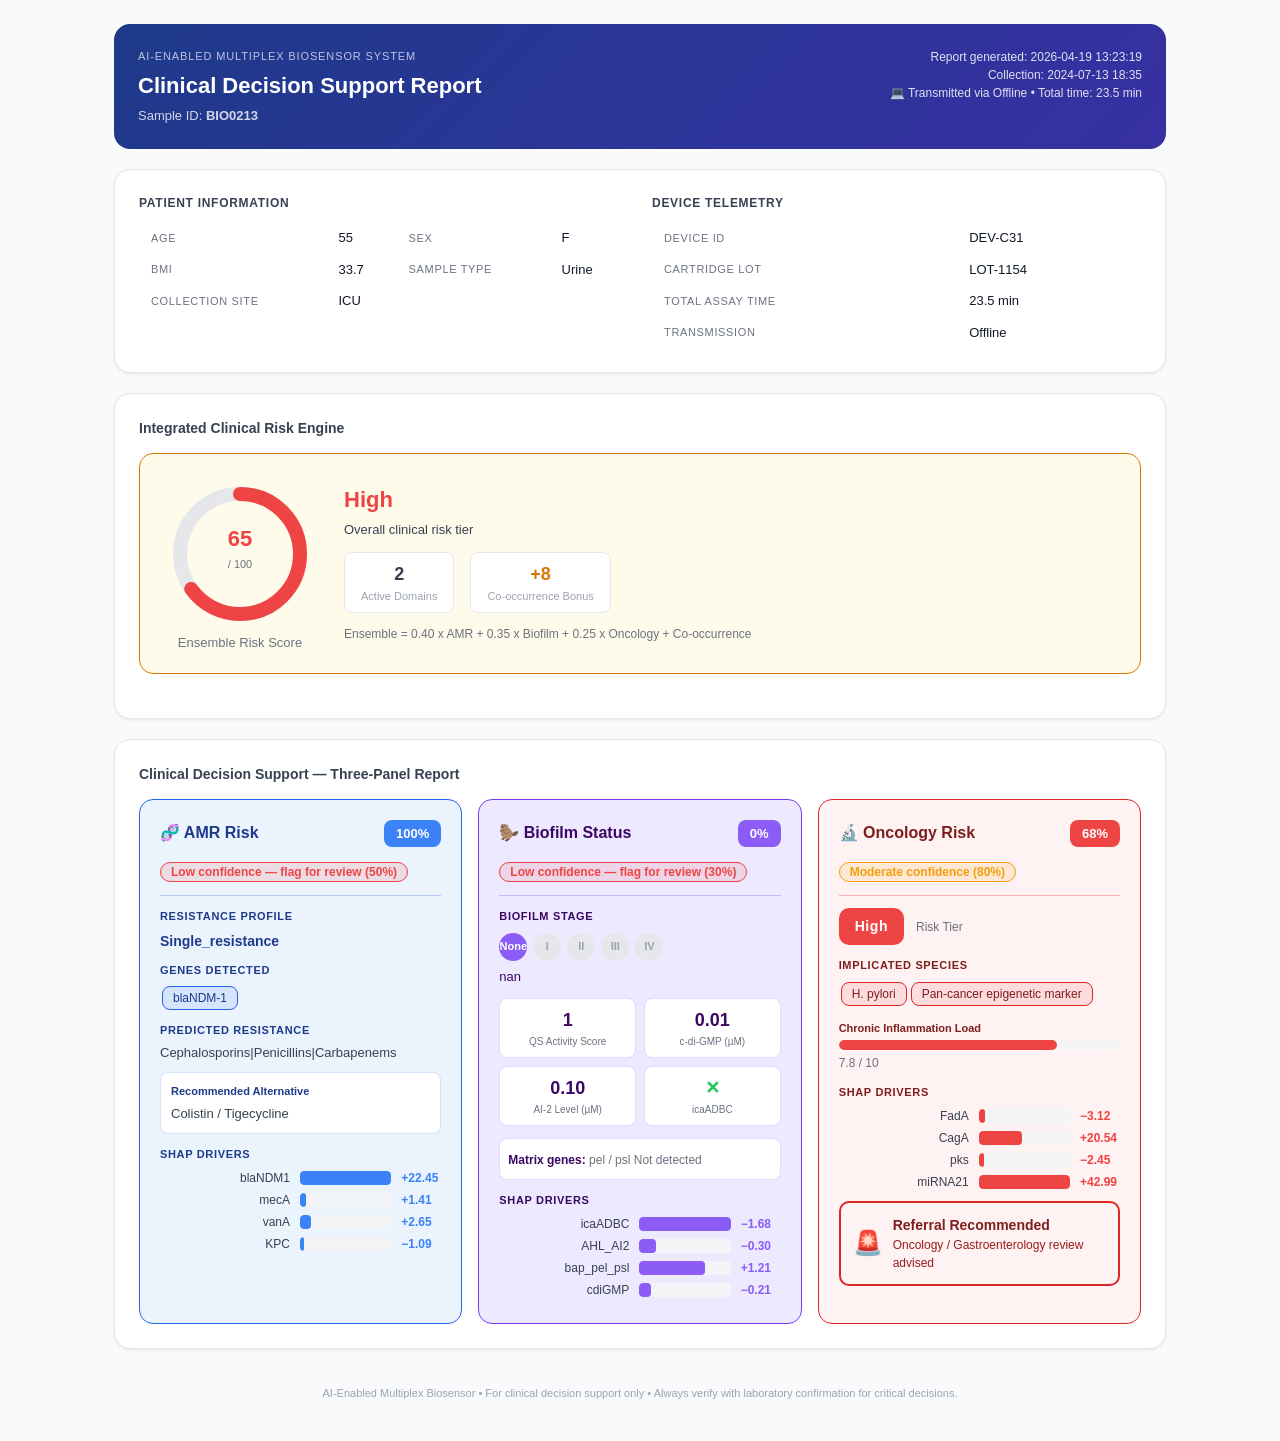
<file: reports/report_BIO0213.html>
<!DOCTYPE html>
<html lang="en">
<head>
<meta charset="UTF-8">
<meta name="viewport" content="width=device-width, initial-scale=1.0">
<title>Biosensor Clinical Report — BIO0213</title>
<style>
  * { box-sizing:border-box; margin:0; padding:0; }
  body { font-family:-apple-system,BlinkMacSystemFont,'Segoe UI',sans-serif;
          background:#F9FAFB;color:#111827;line-height:1.5; }
  .container { max-width:1100px;margin:0 auto;padding:24px; }
  .card { background:white;border-radius:16px;box-shadow:0 1px 3px rgba(0,0,0,.08);
           border:1px solid #E5E7EB;padding:24px;margin-bottom:20px; }
  table { width:100%;border-collapse:collapse; }
  td,th { padding:6px 12px;text-align:left;font-size:13px; }
  th { color:#6B7280;font-weight:500;font-size:11px;text-transform:uppercase;letter-spacing:.06em; }
  @media print { body { background:white } .container { padding:0 } }
</style>
</head>
<body>
<div class="container">

  <!-- Header -->
  <div style="background:linear-gradient(135deg,#1E3A8A,#3730A3);color:white;
              border-radius:16px;padding:24px;margin-bottom:20px;
              display:flex;justify-content:space-between;flex-wrap:wrap;gap:12px">
    <div>
      <div style="font-size:11px;opacity:.7;text-transform:uppercase;letter-spacing:.08em">
        AI-Enabled Multiplex Biosensor System</div>
      <h1 style="font-size:22px;font-weight:800;margin:4px 0">Clinical Decision Support Report</h1>
      <div style="font-size:13px;opacity:.8">Sample ID: <strong>BIO0213</strong></div>
    </div>
    <div style="text-align:right;opacity:.85">
      <div style="font-size:12px">Report generated: 2026-04-19 13:23:19</div>
      <div style="font-size:12px">Collection: 2024-07-13 18:35</div>
      <div style="font-size:12px">&#x1F4BB; Transmitted via Offline &bull;
        Total time: 23.5 min</div>
    </div>
  </div>

  <!-- Patient + Device info -->
  <div class="card" style="margin-bottom:20px">
    <div style="display:grid;grid-template-columns:1fr 1fr;gap:24px;flex-wrap:wrap">
      <div>
        <div style="font-size:12px;font-weight:700;color:#374151;
                    text-transform:uppercase;letter-spacing:.06em;margin-bottom:10px">
          Patient Information</div>
        <table>
          <tr><th>Age</th><td>55</td><th>Sex</th><td>F</td></tr>
          <tr><th>BMI</th><td>33.7</td><th>Sample type</th><td>Urine</td></tr>
          <tr><th>Collection site</th><td colspan="3">ICU</td></tr>
        </table>
      </div>
      <div>
        <div style="font-size:12px;font-weight:700;color:#374151;
                    text-transform:uppercase;letter-spacing:.06em;margin-bottom:10px">
          Device Telemetry</div>
        <table>
          <tr><th>Device ID</th><td>DEV-C31</td></tr>
          <tr><th>Cartridge lot</th><td>LOT-1154</td></tr>
          <tr><th>Total assay time</th><td>23.5 min</td></tr>
          <tr><th>Transmission</th><td>Offline</td></tr>
        </table>
      </div>
    </div>
  </div>

  <!-- Ensemble Gauge -->
  <div class="card">
    <div style="font-size:14px;font-weight:700;color:#374151;margin-bottom:14px">
      Integrated Clinical Risk Engine</div>
    
    <div style="background:#FFFBEB;border:1.5px solid #D97706;border-radius:14px;
                padding:20px;margin-bottom:20px;display:flex;
                align-items:center;gap:24px;flex-wrap:wrap">
      <div style="text-align:center">
        <svg width="160" height="160" viewBox="0 0 160 160">
          <circle cx="80" cy="80" r="60" fill="none"
                  stroke="#E5E7EB" stroke-width="14" stroke-dasharray="376.9908" />
          <circle cx="80" cy="80" r="60" fill="none"
                  stroke="#EF4444" stroke-width="14"
                  stroke-dasharray="245.0 377.0"
                  stroke-linecap="round"
                  transform="rotate(-90 80 80)" />
          <text x="80" y="72" text-anchor="middle"
                font-size="22" font-weight="700" fill="#EF4444">65</text>
          <text x="80" y="94" text-anchor="middle"
                font-size="11" fill="#6B7280">/ 100</text>
        </svg>
        <div style="font-size:13px;color:#6B7280;margin-top:-8px">Ensemble Risk Score</div>
      </div>
      <div style="flex:1">
        <div style="font-size:22px;font-weight:800;color:#EF4444;margin-bottom:4px">
          High</div>
        <div style="font-size:13px;color:#374151;margin-bottom:12px">
          Overall clinical risk tier</div>
        <div style="display:flex;gap:16px;flex-wrap:wrap">
          <div style="background:white;border-radius:8px;padding:8px 16px;
                      border:1px solid #E5E7EB;text-align:center">
            <div style="font-size:18px;font-weight:700;color:#374151">2</div>
            <div style="font-size:11px;color:#9CA3AF">Active Domains</div>
          </div>
          <div style="background:white;border-radius:8px;padding:8px 16px;
                      border:1px solid #E5E7EB;text-align:center">
            <div style="font-size:18px;font-weight:700;color:#D97706">+8</div>
            <div style="font-size:11px;color:#9CA3AF">Co-occurrence Bonus</div>
          </div>
        </div>
        <div style="margin-top:12px;font-size:12px;color:#6B7280">
          Ensemble = 0.40 x AMR + 0.35 x Biofilm + 0.25 x Oncology + Co-occurrence
        </div>
      </div>
    </div>
  </div>

  <!-- 3-Panel Clinical Report -->
  <div class="card">
    <div style="font-size:14px;font-weight:700;color:#374151;margin-bottom:14px">
      Clinical Decision Support — Three-Panel Report</div>
    <div style="display:flex;gap:16px;flex-wrap:wrap">
      
    <div style="background:#EBF3FD;border:1.5px solid #2563EB;
                border-radius:14px;padding:20px;flex:1;min-width:240px;">
      <div style="display:flex;justify-content:space-between;align-items:center;
                  margin-bottom:12px;">
        <h3 style="color:#1E3A8A;margin:0;font-size:16px;">&#x1F9EC; AMR Risk</h3>
        <span style="background:#3B82F6;color:white;border-radius:8px;
                     padding:4px 12px;font-size:13px;font-weight:700;">
          100%</span>
      </div>
      <span style="background:#EF444420;color:#EF4444;border:1px solid #EF4444;border-radius:12px;padding:2px 10px;font-size:12px;font-weight:600;">Low confidence — flag for review (50%)</span>
      <hr style="border:none;border-top:1px solid #2563EB;margin:12px 0;opacity:.3">

      <div style="margin-bottom:10px;">
        <div style="color:#1E3A8A;font-size:11px;font-weight:600;
                    text-transform:uppercase;letter-spacing:.06em;margin-bottom:6px">
          Resistance Profile</div>
        <div style="font-size:14px;font-weight:600;color:#1E3A8A">Single_resistance</div>
      </div>

      <div style="margin-bottom:10px;">
        <div style="color:#1E3A8A;font-size:11px;font-weight:600;
                    text-transform:uppercase;letter-spacing:.06em;margin-bottom:6px">
          Genes Detected</div>
        <div><span style="background:#3B82F620;color:#1E3A8A;border:1px solid #2563EB;border-radius:8px;padding:2px 10px;font-size:12px;margin:2px;display:inline-block">blaNDM-1</span></div>
      </div>

      <div style="margin-bottom:10px;">
        <div style="color:#1E3A8A;font-size:11px;font-weight:600;
                    text-transform:uppercase;letter-spacing:.06em;margin-bottom:4px">
          Predicted Resistance</div>
        <div style="font-size:13px;color:#374151">
          Cephalosporins|Penicillins|Carbapenems</div>
      </div>

      <div style="background:white;border-radius:8px;padding:10px;
                  border:1px solid #2563EB30;margin-bottom:10px;">
        <div style="font-size:11px;font-weight:600;color:#1E3A8A;margin-bottom:4px">
          Recommended Alternative</div>
        <div style="font-size:13px;color:#374151;font-style:normal">
          Colistin / Tigecycline</div>
      </div>

      <div style="margin-top:12px;">
        <div style="font-size:11px;font-weight:600;color:#1E3A8A;
                    text-transform:uppercase;letter-spacing:.06em;margin-bottom:6px">
          SHAP Drivers</div>
        
    <div style="display:flex;align-items:center;gap:10px;margin:4px 0;">
      <span style="min-width:130px;font-size:12px;color:#374151;text-align:right">blaNDM1</span>
      <div style="flex:1;background:#F3F4F6;border-radius:4px;height:14px;overflow:hidden;">
        <div style="width:100.0%;background:#3B82F6;height:100%;border-radius:4px;
                    transition:width .4s;"></div>
      </div>
      <span style="font-size:12px;color:#3B82F6;font-weight:600;min-width:40px">
        +22.45</span>
    </div>
    <div style="display:flex;align-items:center;gap:10px;margin:4px 0;">
      <span style="min-width:130px;font-size:12px;color:#374151;text-align:right">mecA</span>
      <div style="flex:1;background:#F3F4F6;border-radius:4px;height:14px;overflow:hidden;">
        <div style="width:6.3%;background:#3B82F6;height:100%;border-radius:4px;
                    transition:width .4s;"></div>
      </div>
      <span style="font-size:12px;color:#3B82F6;font-weight:600;min-width:40px">
        +1.41</span>
    </div>
    <div style="display:flex;align-items:center;gap:10px;margin:4px 0;">
      <span style="min-width:130px;font-size:12px;color:#374151;text-align:right">vanA</span>
      <div style="flex:1;background:#F3F4F6;border-radius:4px;height:14px;overflow:hidden;">
        <div style="width:11.8%;background:#3B82F6;height:100%;border-radius:4px;
                    transition:width .4s;"></div>
      </div>
      <span style="font-size:12px;color:#3B82F6;font-weight:600;min-width:40px">
        +2.65</span>
    </div>
    <div style="display:flex;align-items:center;gap:10px;margin:4px 0;">
      <span style="min-width:130px;font-size:12px;color:#374151;text-align:right">KPC</span>
      <div style="flex:1;background:#F3F4F6;border-radius:4px;height:14px;overflow:hidden;">
        <div style="width:4.9%;background:#3B82F6;height:100%;border-radius:4px;
                    transition:width .4s;"></div>
      </div>
      <span style="font-size:12px;color:#3B82F6;font-weight:600;min-width:40px">
        −1.09</span>
    </div>
      </div>
    </div>
      
    <div style="background:#EDE9FE;border:1.5px solid #7C3AED;
                border-radius:14px;padding:20px;flex:1;min-width:240px;">
      <div style="display:flex;justify-content:space-between;align-items:center;
                  margin-bottom:12px;">
        <h3 style="color:#3B0764;margin:0;font-size:16px;">&#x1F9AB; Biofilm Status</h3>
        <span style="background:#8B5CF6;color:white;border-radius:8px;
                     padding:4px 12px;font-size:13px;font-weight:700;">
          0%</span>
      </div>
      <span style="background:#EF444420;color:#EF4444;border:1px solid #EF4444;border-radius:12px;padding:2px 10px;font-size:12px;font-weight:600;">Low confidence — flag for review (30%)</span>
      <hr style="border:none;border-top:1px solid #7C3AED;margin:12px 0;opacity:.3">

      <div style="margin-bottom:12px;">
        <div style="font-size:11px;font-weight:600;color:#3B0764;
                    text-transform:uppercase;letter-spacing:.06em;margin-bottom:8px">
          Biofilm Stage</div>
        <div style="display:flex;gap:6px;align-items:center"><div style="width:28px;height:28px;border-radius:50%;background:#8B5CF6;color:white;display:flex;align-items:center;justify-content:center;font-size:11px;font-weight:700">None</div><div style="width:28px;height:28px;border-radius:50%;background:#E5E7EB;color:#9CA3AF;display:flex;align-items:center;justify-content:center;font-size:11px;font-weight:700">I</div><div style="width:28px;height:28px;border-radius:50%;background:#E5E7EB;color:#9CA3AF;display:flex;align-items:center;justify-content:center;font-size:11px;font-weight:700">II</div><div style="width:28px;height:28px;border-radius:50%;background:#E5E7EB;color:#9CA3AF;display:flex;align-items:center;justify-content:center;font-size:11px;font-weight:700">III</div><div style="width:28px;height:28px;border-radius:50%;background:#E5E7EB;color:#9CA3AF;display:flex;align-items:center;justify-content:center;font-size:11px;font-weight:700">IV</div></div>
        <div style="font-size:13px;color:#3B0764;margin-top:6px;font-weight:500">
          nan</div>
      </div>

      <div style="display:grid;grid-template-columns:1fr 1fr;gap:8px;margin-bottom:12px;">
        <div style="background:white;border-radius:8px;padding:8px;
                    border:1px solid #7C3AED30;text-align:center">
          <div style="font-size:18px;font-weight:700;color:#3B0764">1</div>
          <div style="font-size:10px;color:#6B7280">QS Activity Score</div>
        </div>
        <div style="background:white;border-radius:8px;padding:8px;
                    border:1px solid #7C3AED30;text-align:center">
          <div style="font-size:18px;font-weight:700;color:#3B0764">0.01</div>
          <div style="font-size:10px;color:#6B7280">c-di-GMP (µM)</div>
        </div>
        <div style="background:white;border-radius:8px;padding:8px;
                    border:1px solid #7C3AED30;text-align:center">
          <div style="font-size:18px;font-weight:700;color:#3B0764">0.10</div>
          <div style="font-size:10px;color:#6B7280">AI-2 Level (µM)</div>
        </div>
        <div style="background:white;border-radius:8px;padding:8px;
                    border:1px solid #7C3AED30;text-align:center">
          <div style="font-size:18px;font-weight:700;
                      color:#22C55E">
            &#x2715;</div>
          <div style="font-size:10px;color:#6B7280">icaADBC</div>
        </div>
      </div>

      <div style="background:white;border-radius:8px;padding:8px;
                  border:1px solid #7C3AED30;margin-bottom:12px">
        <span style="font-size:12px;color:#3B0764;font-weight:600">Matrix genes: </span>
        <span style="font-size:12px;color:#6B7280">
          pel / psl Not detected</span>
      </div>

      <div>
        <div style="font-size:11px;font-weight:600;color:#3B0764;
                    text-transform:uppercase;letter-spacing:.06em;margin-bottom:6px">
          SHAP Drivers</div>
        
    <div style="display:flex;align-items:center;gap:10px;margin:4px 0;">
      <span style="min-width:130px;font-size:12px;color:#374151;text-align:right">icaADBC</span>
      <div style="flex:1;background:#F3F4F6;border-radius:4px;height:14px;overflow:hidden;">
        <div style="width:100.0%;background:#8B5CF6;height:100%;border-radius:4px;
                    transition:width .4s;"></div>
      </div>
      <span style="font-size:12px;color:#8B5CF6;font-weight:600;min-width:40px">
        −1.68</span>
    </div>
    <div style="display:flex;align-items:center;gap:10px;margin:4px 0;">
      <span style="min-width:130px;font-size:12px;color:#374151;text-align:right">AHL_AI2</span>
      <div style="flex:1;background:#F3F4F6;border-radius:4px;height:14px;overflow:hidden;">
        <div style="width:17.9%;background:#8B5CF6;height:100%;border-radius:4px;
                    transition:width .4s;"></div>
      </div>
      <span style="font-size:12px;color:#8B5CF6;font-weight:600;min-width:40px">
        −0.30</span>
    </div>
    <div style="display:flex;align-items:center;gap:10px;margin:4px 0;">
      <span style="min-width:130px;font-size:12px;color:#374151;text-align:right">bap_pel_psl</span>
      <div style="flex:1;background:#F3F4F6;border-radius:4px;height:14px;overflow:hidden;">
        <div style="width:72.0%;background:#8B5CF6;height:100%;border-radius:4px;
                    transition:width .4s;"></div>
      </div>
      <span style="font-size:12px;color:#8B5CF6;font-weight:600;min-width:40px">
        +1.21</span>
    </div>
    <div style="display:flex;align-items:center;gap:10px;margin:4px 0;">
      <span style="min-width:130px;font-size:12px;color:#374151;text-align:right">cdiGMP</span>
      <div style="flex:1;background:#F3F4F6;border-radius:4px;height:14px;overflow:hidden;">
        <div style="width:12.5%;background:#8B5CF6;height:100%;border-radius:4px;
                    transition:width .4s;"></div>
      </div>
      <span style="font-size:12px;color:#8B5CF6;font-weight:600;min-width:40px">
        −0.21</span>
    </div>
      </div>
    </div>
      
    <div style="background:#FEF2F2;border:1.5px solid #DC2626;
                border-radius:14px;padding:20px;flex:1;min-width:240px;">
      <div style="display:flex;justify-content:space-between;align-items:center;
                  margin-bottom:12px;">
        <h3 style="color:#7F1D1D;margin:0;font-size:16px;">&#x1F52C; Oncology Risk</h3>
        <span style="background:#EF4444;color:white;border-radius:8px;
                     padding:4px 12px;font-size:13px;font-weight:700;">
          68%</span>
      </div>
      <span style="background:#F59E0B20;color:#F59E0B;border:1px solid #F59E0B;border-radius:12px;padding:2px 10px;font-size:12px;font-weight:600;">Moderate confidence (80%)</span>
      <hr style="border:none;border-top:1px solid #DC2626;margin:12px 0;opacity:.3">

      <div style="display:flex;align-items:center;gap:12px;margin-bottom:12px;">
        <div style="background:#EF4444;color:white;border-radius:10px;
                    padding:8px 16px;font-weight:700;font-size:14px;letter-spacing:.04em">
          High</div>
        <div style="font-size:12px;color:#6B7280">Risk Tier</div>
      </div>

      <div style="margin-bottom:12px;">
        <div style="font-size:11px;font-weight:600;color:#7F1D1D;
                    text-transform:uppercase;letter-spacing:.06em;margin-bottom:6px">
          Implicated Species</div>
        <span style="background:#EF444420;color:#7F1D1D;border:1px solid #DC2626;border-radius:8px;padding:2px 10px;font-size:12px;margin:2px;display:inline-block">H. pylori</span><span style="background:#EF444420;color:#7F1D1D;border:1px solid #DC2626;border-radius:8px;padding:2px 10px;font-size:12px;margin:2px;display:inline-block">Pan-cancer epigenetic marker</span>
      </div>

      <div style="margin-bottom:12px;">
        <div style="font-size:11px;font-weight:600;color:#7F1D1D;margin-bottom:4px">
          Chronic Inflammation Load</div>
        <div style="background:#F3F4F6;border-radius:6px;height:10px;overflow:hidden;">
          <div style="width:77.7%;background:#EF4444;height:100%;
                      border-radius:6px;"></div>
        </div>
        <div style="font-size:12px;color:#6B7280;margin-top:4px">7.8 / 10</div>
      </div>

      <div>
        <div style="font-size:11px;font-weight:600;color:#7F1D1D;
                    text-transform:uppercase;letter-spacing:.06em;margin-bottom:6px">
          SHAP Drivers</div>
        
    <div style="display:flex;align-items:center;gap:10px;margin:4px 0;">
      <span style="min-width:130px;font-size:12px;color:#374151;text-align:right">FadA</span>
      <div style="flex:1;background:#F3F4F6;border-radius:4px;height:14px;overflow:hidden;">
        <div style="width:7.3%;background:#EF4444;height:100%;border-radius:4px;
                    transition:width .4s;"></div>
      </div>
      <span style="font-size:12px;color:#EF4444;font-weight:600;min-width:40px">
        −3.12</span>
    </div>
    <div style="display:flex;align-items:center;gap:10px;margin:4px 0;">
      <span style="min-width:130px;font-size:12px;color:#374151;text-align:right">CagA</span>
      <div style="flex:1;background:#F3F4F6;border-radius:4px;height:14px;overflow:hidden;">
        <div style="width:47.8%;background:#EF4444;height:100%;border-radius:4px;
                    transition:width .4s;"></div>
      </div>
      <span style="font-size:12px;color:#EF4444;font-weight:600;min-width:40px">
        +20.54</span>
    </div>
    <div style="display:flex;align-items:center;gap:10px;margin:4px 0;">
      <span style="min-width:130px;font-size:12px;color:#374151;text-align:right">pks</span>
      <div style="flex:1;background:#F3F4F6;border-radius:4px;height:14px;overflow:hidden;">
        <div style="width:5.7%;background:#EF4444;height:100%;border-radius:4px;
                    transition:width .4s;"></div>
      </div>
      <span style="font-size:12px;color:#EF4444;font-weight:600;min-width:40px">
        −2.45</span>
    </div>
    <div style="display:flex;align-items:center;gap:10px;margin:4px 0;">
      <span style="min-width:130px;font-size:12px;color:#374151;text-align:right">miRNA21</span>
      <div style="flex:1;background:#F3F4F6;border-radius:4px;height:14px;overflow:hidden;">
        <div style="width:100.0%;background:#EF4444;height:100%;border-radius:4px;
                    transition:width .4s;"></div>
      </div>
      <span style="font-size:12px;color:#EF4444;font-weight:600;min-width:40px">
        +42.99</span>
    </div>
      </div>
      
    <div style="background:#FEF2F2;border:2px solid #DC2626;border-radius:10px;
                padding:12px;margin-top:10px;display:flex;align-items:center;gap:10px">
      <span style="font-size:24px">&#x1F6A8;</span>
      <div>
        <div style="font-weight:700;color:#7F1D1D;font-size:14px">Referral Recommended</div>
        <div style="font-size:12px;color:#991B1B">Oncology / Gastroenterology review advised</div>
      </div>
    </div>
    </div>
    </div>
  </div>

  <!-- Footer -->
  <div style="text-align:center;color:#9CA3AF;font-size:11px;padding:16px 0">
    AI-Enabled Multiplex Biosensor &bull; For clinical decision support only &bull;
    Always verify with laboratory confirmation for critical decisions.
  </div>

</div>
</body>
</html>
</file>
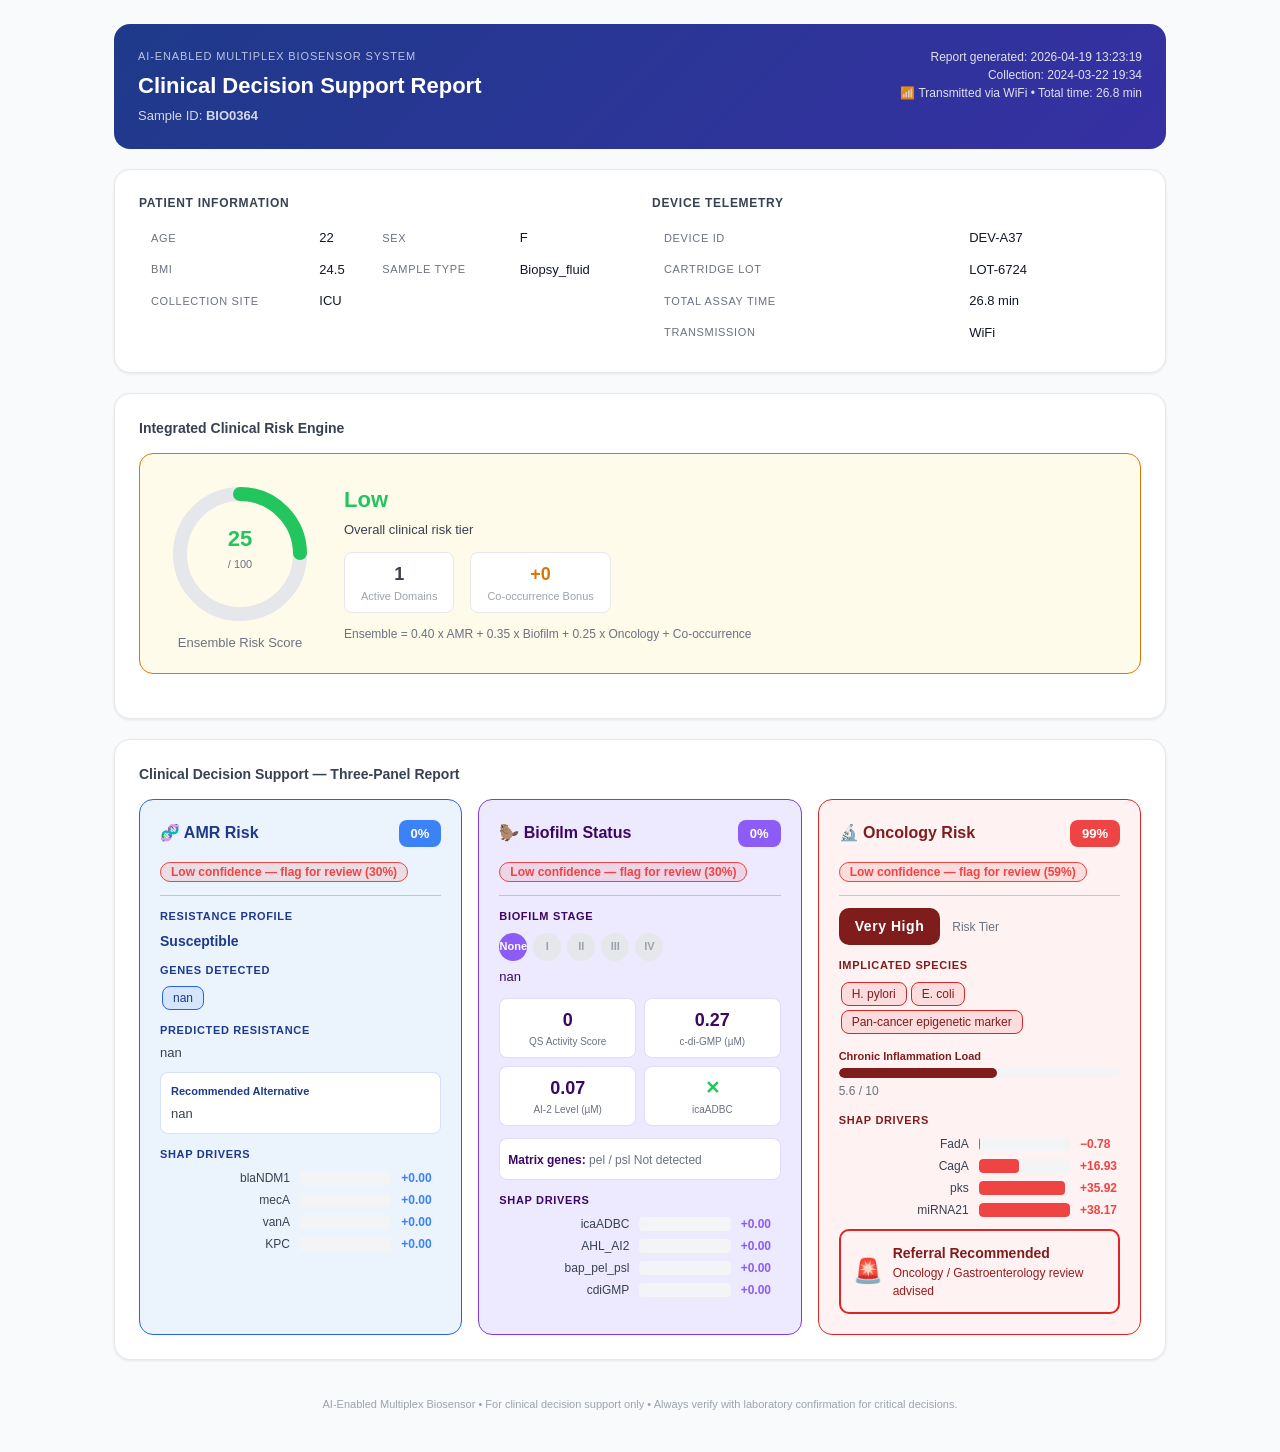
<file: reports/report_BIO0364.html>
<!DOCTYPE html>
<html lang="en">
<head>
<meta charset="UTF-8">
<meta name="viewport" content="width=device-width, initial-scale=1.0">
<title>Biosensor Clinical Report — BIO0364</title>
<style>
  * { box-sizing:border-box; margin:0; padding:0; }
  body { font-family:-apple-system,BlinkMacSystemFont,'Segoe UI',sans-serif;
          background:#F9FAFB;color:#111827;line-height:1.5; }
  .container { max-width:1100px;margin:0 auto;padding:24px; }
  .card { background:white;border-radius:16px;box-shadow:0 1px 3px rgba(0,0,0,.08);
           border:1px solid #E5E7EB;padding:24px;margin-bottom:20px; }
  table { width:100%;border-collapse:collapse; }
  td,th { padding:6px 12px;text-align:left;font-size:13px; }
  th { color:#6B7280;font-weight:500;font-size:11px;text-transform:uppercase;letter-spacing:.06em; }
  @media print { body { background:white } .container { padding:0 } }
</style>
</head>
<body>
<div class="container">

  <!-- Header -->
  <div style="background:linear-gradient(135deg,#1E3A8A,#3730A3);color:white;
              border-radius:16px;padding:24px;margin-bottom:20px;
              display:flex;justify-content:space-between;flex-wrap:wrap;gap:12px">
    <div>
      <div style="font-size:11px;opacity:.7;text-transform:uppercase;letter-spacing:.08em">
        AI-Enabled Multiplex Biosensor System</div>
      <h1 style="font-size:22px;font-weight:800;margin:4px 0">Clinical Decision Support Report</h1>
      <div style="font-size:13px;opacity:.8">Sample ID: <strong>BIO0364</strong></div>
    </div>
    <div style="text-align:right;opacity:.85">
      <div style="font-size:12px">Report generated: 2026-04-19 13:23:19</div>
      <div style="font-size:12px">Collection: 2024-03-22 19:34</div>
      <div style="font-size:12px">&#x1F4F6; Transmitted via WiFi &bull;
        Total time: 26.8 min</div>
    </div>
  </div>

  <!-- Patient + Device info -->
  <div class="card" style="margin-bottom:20px">
    <div style="display:grid;grid-template-columns:1fr 1fr;gap:24px;flex-wrap:wrap">
      <div>
        <div style="font-size:12px;font-weight:700;color:#374151;
                    text-transform:uppercase;letter-spacing:.06em;margin-bottom:10px">
          Patient Information</div>
        <table>
          <tr><th>Age</th><td>22</td><th>Sex</th><td>F</td></tr>
          <tr><th>BMI</th><td>24.5</td><th>Sample type</th><td>Biopsy_fluid</td></tr>
          <tr><th>Collection site</th><td colspan="3">ICU</td></tr>
        </table>
      </div>
      <div>
        <div style="font-size:12px;font-weight:700;color:#374151;
                    text-transform:uppercase;letter-spacing:.06em;margin-bottom:10px">
          Device Telemetry</div>
        <table>
          <tr><th>Device ID</th><td>DEV-A37</td></tr>
          <tr><th>Cartridge lot</th><td>LOT-6724</td></tr>
          <tr><th>Total assay time</th><td>26.8 min</td></tr>
          <tr><th>Transmission</th><td>WiFi</td></tr>
        </table>
      </div>
    </div>
  </div>

  <!-- Ensemble Gauge -->
  <div class="card">
    <div style="font-size:14px;font-weight:700;color:#374151;margin-bottom:14px">
      Integrated Clinical Risk Engine</div>
    
    <div style="background:#FFFBEB;border:1.5px solid #D97706;border-radius:14px;
                padding:20px;margin-bottom:20px;display:flex;
                align-items:center;gap:24px;flex-wrap:wrap">
      <div style="text-align:center">
        <svg width="160" height="160" viewBox="0 0 160 160">
          <circle cx="80" cy="80" r="60" fill="none"
                  stroke="#E5E7EB" stroke-width="14" stroke-dasharray="376.9908" />
          <circle cx="80" cy="80" r="60" fill="none"
                  stroke="#22C55E" stroke-width="14"
                  stroke-dasharray="93.1 377.0"
                  stroke-linecap="round"
                  transform="rotate(-90 80 80)" />
          <text x="80" y="72" text-anchor="middle"
                font-size="22" font-weight="700" fill="#22C55E">25</text>
          <text x="80" y="94" text-anchor="middle"
                font-size="11" fill="#6B7280">/ 100</text>
        </svg>
        <div style="font-size:13px;color:#6B7280;margin-top:-8px">Ensemble Risk Score</div>
      </div>
      <div style="flex:1">
        <div style="font-size:22px;font-weight:800;color:#22C55E;margin-bottom:4px">
          Low</div>
        <div style="font-size:13px;color:#374151;margin-bottom:12px">
          Overall clinical risk tier</div>
        <div style="display:flex;gap:16px;flex-wrap:wrap">
          <div style="background:white;border-radius:8px;padding:8px 16px;
                      border:1px solid #E5E7EB;text-align:center">
            <div style="font-size:18px;font-weight:700;color:#374151">1</div>
            <div style="font-size:11px;color:#9CA3AF">Active Domains</div>
          </div>
          <div style="background:white;border-radius:8px;padding:8px 16px;
                      border:1px solid #E5E7EB;text-align:center">
            <div style="font-size:18px;font-weight:700;color:#D97706">+0</div>
            <div style="font-size:11px;color:#9CA3AF">Co-occurrence Bonus</div>
          </div>
        </div>
        <div style="margin-top:12px;font-size:12px;color:#6B7280">
          Ensemble = 0.40 x AMR + 0.35 x Biofilm + 0.25 x Oncology + Co-occurrence
        </div>
      </div>
    </div>
  </div>

  <!-- 3-Panel Clinical Report -->
  <div class="card">
    <div style="font-size:14px;font-weight:700;color:#374151;margin-bottom:14px">
      Clinical Decision Support — Three-Panel Report</div>
    <div style="display:flex;gap:16px;flex-wrap:wrap">
      
    <div style="background:#EBF3FD;border:1.5px solid #2563EB;
                border-radius:14px;padding:20px;flex:1;min-width:240px;">
      <div style="display:flex;justify-content:space-between;align-items:center;
                  margin-bottom:12px;">
        <h3 style="color:#1E3A8A;margin:0;font-size:16px;">&#x1F9EC; AMR Risk</h3>
        <span style="background:#3B82F6;color:white;border-radius:8px;
                     padding:4px 12px;font-size:13px;font-weight:700;">
          0%</span>
      </div>
      <span style="background:#EF444420;color:#EF4444;border:1px solid #EF4444;border-radius:12px;padding:2px 10px;font-size:12px;font-weight:600;">Low confidence — flag for review (30%)</span>
      <hr style="border:none;border-top:1px solid #2563EB;margin:12px 0;opacity:.3">

      <div style="margin-bottom:10px;">
        <div style="color:#1E3A8A;font-size:11px;font-weight:600;
                    text-transform:uppercase;letter-spacing:.06em;margin-bottom:6px">
          Resistance Profile</div>
        <div style="font-size:14px;font-weight:600;color:#1E3A8A">Susceptible</div>
      </div>

      <div style="margin-bottom:10px;">
        <div style="color:#1E3A8A;font-size:11px;font-weight:600;
                    text-transform:uppercase;letter-spacing:.06em;margin-bottom:6px">
          Genes Detected</div>
        <div><span style="background:#3B82F620;color:#1E3A8A;border:1px solid #2563EB;border-radius:8px;padding:2px 10px;font-size:12px;margin:2px;display:inline-block">nan</span></div>
      </div>

      <div style="margin-bottom:10px;">
        <div style="color:#1E3A8A;font-size:11px;font-weight:600;
                    text-transform:uppercase;letter-spacing:.06em;margin-bottom:4px">
          Predicted Resistance</div>
        <div style="font-size:13px;color:#374151">
          nan</div>
      </div>

      <div style="background:white;border-radius:8px;padding:10px;
                  border:1px solid #2563EB30;margin-bottom:10px;">
        <div style="font-size:11px;font-weight:600;color:#1E3A8A;margin-bottom:4px">
          Recommended Alternative</div>
        <div style="font-size:13px;color:#374151;font-style:normal">
          nan</div>
      </div>

      <div style="margin-top:12px;">
        <div style="font-size:11px;font-weight:600;color:#1E3A8A;
                    text-transform:uppercase;letter-spacing:.06em;margin-bottom:6px">
          SHAP Drivers</div>
        
    <div style="display:flex;align-items:center;gap:10px;margin:4px 0;">
      <span style="min-width:130px;font-size:12px;color:#374151;text-align:right">blaNDM1</span>
      <div style="flex:1;background:#F3F4F6;border-radius:4px;height:14px;overflow:hidden;">
        <div style="width:0.0%;background:#3B82F6;height:100%;border-radius:4px;
                    transition:width .4s;"></div>
      </div>
      <span style="font-size:12px;color:#3B82F6;font-weight:600;min-width:40px">
        +0.00</span>
    </div>
    <div style="display:flex;align-items:center;gap:10px;margin:4px 0;">
      <span style="min-width:130px;font-size:12px;color:#374151;text-align:right">mecA</span>
      <div style="flex:1;background:#F3F4F6;border-radius:4px;height:14px;overflow:hidden;">
        <div style="width:0.0%;background:#3B82F6;height:100%;border-radius:4px;
                    transition:width .4s;"></div>
      </div>
      <span style="font-size:12px;color:#3B82F6;font-weight:600;min-width:40px">
        +0.00</span>
    </div>
    <div style="display:flex;align-items:center;gap:10px;margin:4px 0;">
      <span style="min-width:130px;font-size:12px;color:#374151;text-align:right">vanA</span>
      <div style="flex:1;background:#F3F4F6;border-radius:4px;height:14px;overflow:hidden;">
        <div style="width:0.0%;background:#3B82F6;height:100%;border-radius:4px;
                    transition:width .4s;"></div>
      </div>
      <span style="font-size:12px;color:#3B82F6;font-weight:600;min-width:40px">
        +0.00</span>
    </div>
    <div style="display:flex;align-items:center;gap:10px;margin:4px 0;">
      <span style="min-width:130px;font-size:12px;color:#374151;text-align:right">KPC</span>
      <div style="flex:1;background:#F3F4F6;border-radius:4px;height:14px;overflow:hidden;">
        <div style="width:0.0%;background:#3B82F6;height:100%;border-radius:4px;
                    transition:width .4s;"></div>
      </div>
      <span style="font-size:12px;color:#3B82F6;font-weight:600;min-width:40px">
        +0.00</span>
    </div>
      </div>
    </div>
      
    <div style="background:#EDE9FE;border:1.5px solid #7C3AED;
                border-radius:14px;padding:20px;flex:1;min-width:240px;">
      <div style="display:flex;justify-content:space-between;align-items:center;
                  margin-bottom:12px;">
        <h3 style="color:#3B0764;margin:0;font-size:16px;">&#x1F9AB; Biofilm Status</h3>
        <span style="background:#8B5CF6;color:white;border-radius:8px;
                     padding:4px 12px;font-size:13px;font-weight:700;">
          0%</span>
      </div>
      <span style="background:#EF444420;color:#EF4444;border:1px solid #EF4444;border-radius:12px;padding:2px 10px;font-size:12px;font-weight:600;">Low confidence — flag for review (30%)</span>
      <hr style="border:none;border-top:1px solid #7C3AED;margin:12px 0;opacity:.3">

      <div style="margin-bottom:12px;">
        <div style="font-size:11px;font-weight:600;color:#3B0764;
                    text-transform:uppercase;letter-spacing:.06em;margin-bottom:8px">
          Biofilm Stage</div>
        <div style="display:flex;gap:6px;align-items:center"><div style="width:28px;height:28px;border-radius:50%;background:#8B5CF6;color:white;display:flex;align-items:center;justify-content:center;font-size:11px;font-weight:700">None</div><div style="width:28px;height:28px;border-radius:50%;background:#E5E7EB;color:#9CA3AF;display:flex;align-items:center;justify-content:center;font-size:11px;font-weight:700">I</div><div style="width:28px;height:28px;border-radius:50%;background:#E5E7EB;color:#9CA3AF;display:flex;align-items:center;justify-content:center;font-size:11px;font-weight:700">II</div><div style="width:28px;height:28px;border-radius:50%;background:#E5E7EB;color:#9CA3AF;display:flex;align-items:center;justify-content:center;font-size:11px;font-weight:700">III</div><div style="width:28px;height:28px;border-radius:50%;background:#E5E7EB;color:#9CA3AF;display:flex;align-items:center;justify-content:center;font-size:11px;font-weight:700">IV</div></div>
        <div style="font-size:13px;color:#3B0764;margin-top:6px;font-weight:500">
          nan</div>
      </div>

      <div style="display:grid;grid-template-columns:1fr 1fr;gap:8px;margin-bottom:12px;">
        <div style="background:white;border-radius:8px;padding:8px;
                    border:1px solid #7C3AED30;text-align:center">
          <div style="font-size:18px;font-weight:700;color:#3B0764">0</div>
          <div style="font-size:10px;color:#6B7280">QS Activity Score</div>
        </div>
        <div style="background:white;border-radius:8px;padding:8px;
                    border:1px solid #7C3AED30;text-align:center">
          <div style="font-size:18px;font-weight:700;color:#3B0764">0.27</div>
          <div style="font-size:10px;color:#6B7280">c-di-GMP (µM)</div>
        </div>
        <div style="background:white;border-radius:8px;padding:8px;
                    border:1px solid #7C3AED30;text-align:center">
          <div style="font-size:18px;font-weight:700;color:#3B0764">0.07</div>
          <div style="font-size:10px;color:#6B7280">AI-2 Level (µM)</div>
        </div>
        <div style="background:white;border-radius:8px;padding:8px;
                    border:1px solid #7C3AED30;text-align:center">
          <div style="font-size:18px;font-weight:700;
                      color:#22C55E">
            &#x2715;</div>
          <div style="font-size:10px;color:#6B7280">icaADBC</div>
        </div>
      </div>

      <div style="background:white;border-radius:8px;padding:8px;
                  border:1px solid #7C3AED30;margin-bottom:12px">
        <span style="font-size:12px;color:#3B0764;font-weight:600">Matrix genes: </span>
        <span style="font-size:12px;color:#6B7280">
          pel / psl Not detected</span>
      </div>

      <div>
        <div style="font-size:11px;font-weight:600;color:#3B0764;
                    text-transform:uppercase;letter-spacing:.06em;margin-bottom:6px">
          SHAP Drivers</div>
        
    <div style="display:flex;align-items:center;gap:10px;margin:4px 0;">
      <span style="min-width:130px;font-size:12px;color:#374151;text-align:right">icaADBC</span>
      <div style="flex:1;background:#F3F4F6;border-radius:4px;height:14px;overflow:hidden;">
        <div style="width:0.0%;background:#8B5CF6;height:100%;border-radius:4px;
                    transition:width .4s;"></div>
      </div>
      <span style="font-size:12px;color:#8B5CF6;font-weight:600;min-width:40px">
        +0.00</span>
    </div>
    <div style="display:flex;align-items:center;gap:10px;margin:4px 0;">
      <span style="min-width:130px;font-size:12px;color:#374151;text-align:right">AHL_AI2</span>
      <div style="flex:1;background:#F3F4F6;border-radius:4px;height:14px;overflow:hidden;">
        <div style="width:0.0%;background:#8B5CF6;height:100%;border-radius:4px;
                    transition:width .4s;"></div>
      </div>
      <span style="font-size:12px;color:#8B5CF6;font-weight:600;min-width:40px">
        +0.00</span>
    </div>
    <div style="display:flex;align-items:center;gap:10px;margin:4px 0;">
      <span style="min-width:130px;font-size:12px;color:#374151;text-align:right">bap_pel_psl</span>
      <div style="flex:1;background:#F3F4F6;border-radius:4px;height:14px;overflow:hidden;">
        <div style="width:0.0%;background:#8B5CF6;height:100%;border-radius:4px;
                    transition:width .4s;"></div>
      </div>
      <span style="font-size:12px;color:#8B5CF6;font-weight:600;min-width:40px">
        +0.00</span>
    </div>
    <div style="display:flex;align-items:center;gap:10px;margin:4px 0;">
      <span style="min-width:130px;font-size:12px;color:#374151;text-align:right">cdiGMP</span>
      <div style="flex:1;background:#F3F4F6;border-radius:4px;height:14px;overflow:hidden;">
        <div style="width:0.0%;background:#8B5CF6;height:100%;border-radius:4px;
                    transition:width .4s;"></div>
      </div>
      <span style="font-size:12px;color:#8B5CF6;font-weight:600;min-width:40px">
        +0.00</span>
    </div>
      </div>
    </div>
      
    <div style="background:#FEF2F2;border:1.5px solid #DC2626;
                border-radius:14px;padding:20px;flex:1;min-width:240px;">
      <div style="display:flex;justify-content:space-between;align-items:center;
                  margin-bottom:12px;">
        <h3 style="color:#7F1D1D;margin:0;font-size:16px;">&#x1F52C; Oncology Risk</h3>
        <span style="background:#EF4444;color:white;border-radius:8px;
                     padding:4px 12px;font-size:13px;font-weight:700;">
          99%</span>
      </div>
      <span style="background:#EF444420;color:#EF4444;border:1px solid #EF4444;border-radius:12px;padding:2px 10px;font-size:12px;font-weight:600;">Low confidence — flag for review (59%)</span>
      <hr style="border:none;border-top:1px solid #DC2626;margin:12px 0;opacity:.3">

      <div style="display:flex;align-items:center;gap:12px;margin-bottom:12px;">
        <div style="background:#7F1D1D;color:white;border-radius:10px;
                    padding:8px 16px;font-weight:700;font-size:14px;letter-spacing:.04em">
          Very High</div>
        <div style="font-size:12px;color:#6B7280">Risk Tier</div>
      </div>

      <div style="margin-bottom:12px;">
        <div style="font-size:11px;font-weight:600;color:#7F1D1D;
                    text-transform:uppercase;letter-spacing:.06em;margin-bottom:6px">
          Implicated Species</div>
        <span style="background:#EF444420;color:#7F1D1D;border:1px solid #DC2626;border-radius:8px;padding:2px 10px;font-size:12px;margin:2px;display:inline-block">H. pylori</span><span style="background:#EF444420;color:#7F1D1D;border:1px solid #DC2626;border-radius:8px;padding:2px 10px;font-size:12px;margin:2px;display:inline-block">E. coli</span><span style="background:#EF444420;color:#7F1D1D;border:1px solid #DC2626;border-radius:8px;padding:2px 10px;font-size:12px;margin:2px;display:inline-block">Pan-cancer epigenetic marker</span>
      </div>

      <div style="margin-bottom:12px;">
        <div style="font-size:11px;font-weight:600;color:#7F1D1D;margin-bottom:4px">
          Chronic Inflammation Load</div>
        <div style="background:#F3F4F6;border-radius:6px;height:10px;overflow:hidden;">
          <div style="width:56.2%;background:#7F1D1D;height:100%;
                      border-radius:6px;"></div>
        </div>
        <div style="font-size:12px;color:#6B7280;margin-top:4px">5.6 / 10</div>
      </div>

      <div>
        <div style="font-size:11px;font-weight:600;color:#7F1D1D;
                    text-transform:uppercase;letter-spacing:.06em;margin-bottom:6px">
          SHAP Drivers</div>
        
    <div style="display:flex;align-items:center;gap:10px;margin:4px 0;">
      <span style="min-width:130px;font-size:12px;color:#374151;text-align:right">FadA</span>
      <div style="flex:1;background:#F3F4F6;border-radius:4px;height:14px;overflow:hidden;">
        <div style="width:2.0%;background:#EF4444;height:100%;border-radius:4px;
                    transition:width .4s;"></div>
      </div>
      <span style="font-size:12px;color:#EF4444;font-weight:600;min-width:40px">
        −0.78</span>
    </div>
    <div style="display:flex;align-items:center;gap:10px;margin:4px 0;">
      <span style="min-width:130px;font-size:12px;color:#374151;text-align:right">CagA</span>
      <div style="flex:1;background:#F3F4F6;border-radius:4px;height:14px;overflow:hidden;">
        <div style="width:44.4%;background:#EF4444;height:100%;border-radius:4px;
                    transition:width .4s;"></div>
      </div>
      <span style="font-size:12px;color:#EF4444;font-weight:600;min-width:40px">
        +16.93</span>
    </div>
    <div style="display:flex;align-items:center;gap:10px;margin:4px 0;">
      <span style="min-width:130px;font-size:12px;color:#374151;text-align:right">pks</span>
      <div style="flex:1;background:#F3F4F6;border-radius:4px;height:14px;overflow:hidden;">
        <div style="width:94.1%;background:#EF4444;height:100%;border-radius:4px;
                    transition:width .4s;"></div>
      </div>
      <span style="font-size:12px;color:#EF4444;font-weight:600;min-width:40px">
        +35.92</span>
    </div>
    <div style="display:flex;align-items:center;gap:10px;margin:4px 0;">
      <span style="min-width:130px;font-size:12px;color:#374151;text-align:right">miRNA21</span>
      <div style="flex:1;background:#F3F4F6;border-radius:4px;height:14px;overflow:hidden;">
        <div style="width:100.0%;background:#EF4444;height:100%;border-radius:4px;
                    transition:width .4s;"></div>
      </div>
      <span style="font-size:12px;color:#EF4444;font-weight:600;min-width:40px">
        +38.17</span>
    </div>
      </div>
      
    <div style="background:#FEF2F2;border:2px solid #DC2626;border-radius:10px;
                padding:12px;margin-top:10px;display:flex;align-items:center;gap:10px">
      <span style="font-size:24px">&#x1F6A8;</span>
      <div>
        <div style="font-weight:700;color:#7F1D1D;font-size:14px">Referral Recommended</div>
        <div style="font-size:12px;color:#991B1B">Oncology / Gastroenterology review advised</div>
      </div>
    </div>
    </div>
    </div>
  </div>

  <!-- Footer -->
  <div style="text-align:center;color:#9CA3AF;font-size:11px;padding:16px 0">
    AI-Enabled Multiplex Biosensor &bull; For clinical decision support only &bull;
    Always verify with laboratory confirmation for critical decisions.
  </div>

</div>
</body>
</html>
</file>
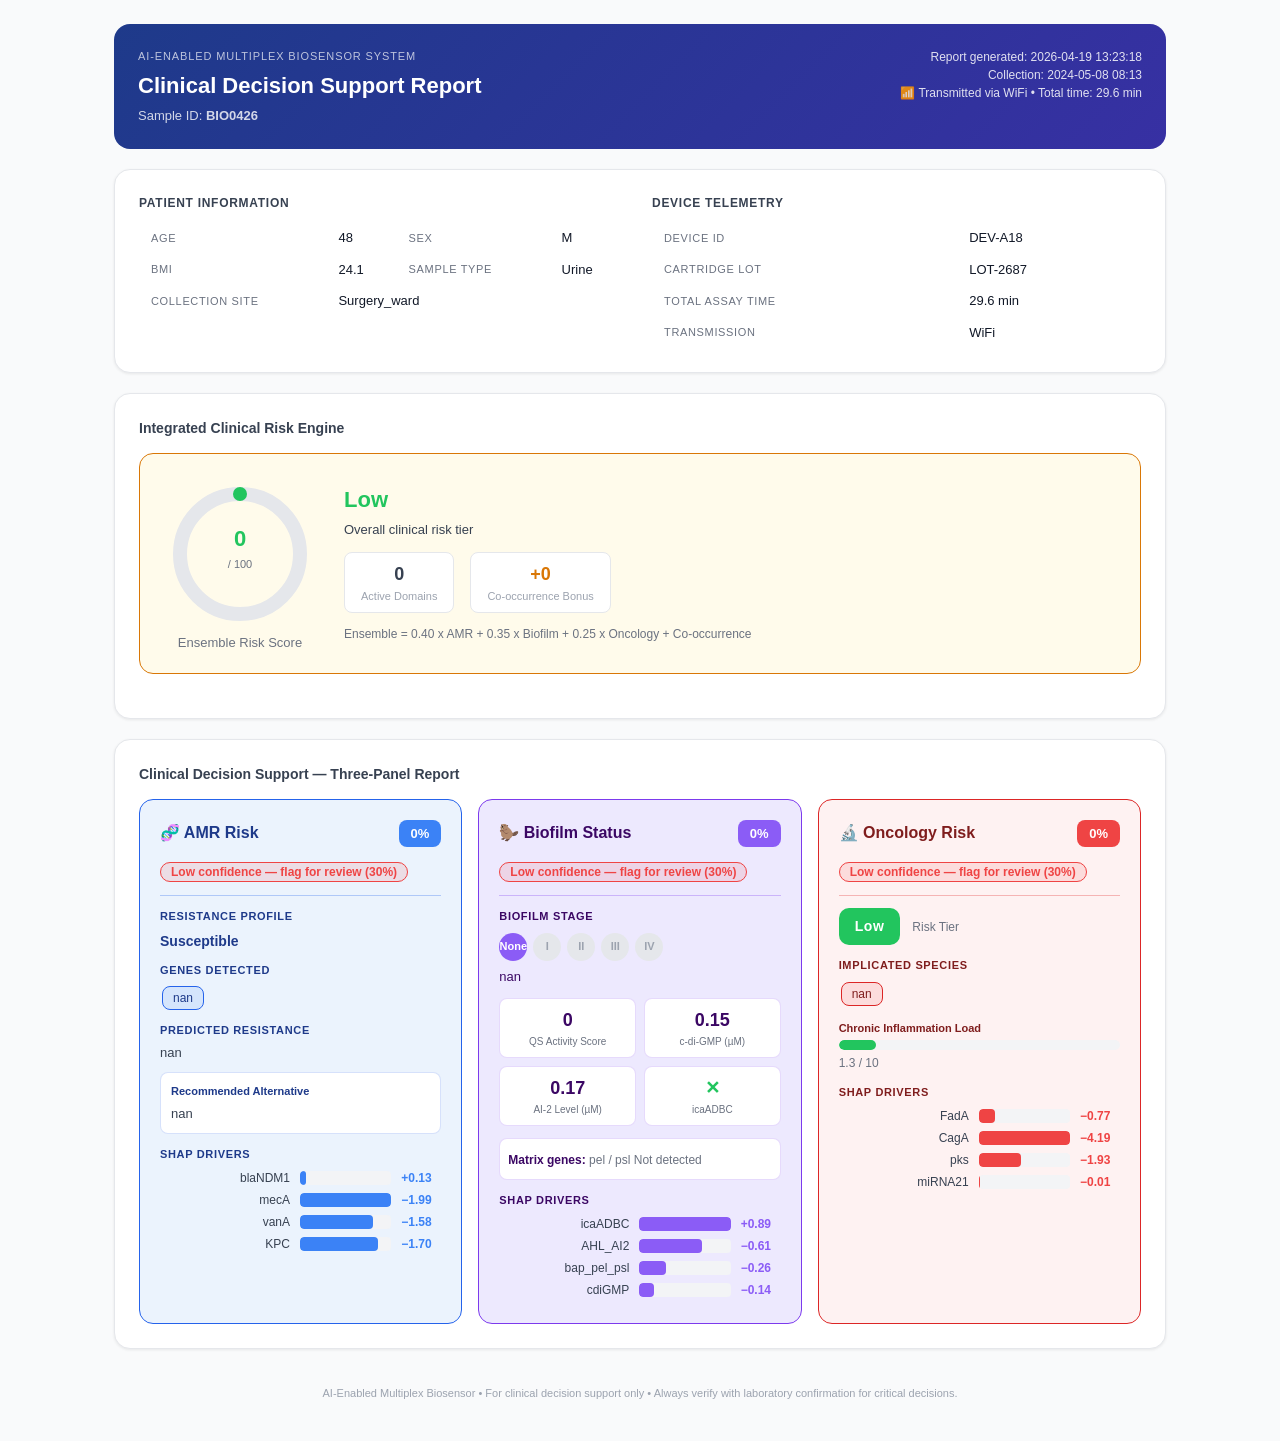
<file: reports/report_BIO0426.html>
<!DOCTYPE html>
<html lang="en">
<head>
<meta charset="UTF-8">
<meta name="viewport" content="width=device-width, initial-scale=1.0">
<title>Biosensor Clinical Report — BIO0426</title>
<style>
  * { box-sizing:border-box; margin:0; padding:0; }
  body { font-family:-apple-system,BlinkMacSystemFont,'Segoe UI',sans-serif;
          background:#F9FAFB;color:#111827;line-height:1.5; }
  .container { max-width:1100px;margin:0 auto;padding:24px; }
  .card { background:white;border-radius:16px;box-shadow:0 1px 3px rgba(0,0,0,.08);
           border:1px solid #E5E7EB;padding:24px;margin-bottom:20px; }
  table { width:100%;border-collapse:collapse; }
  td,th { padding:6px 12px;text-align:left;font-size:13px; }
  th { color:#6B7280;font-weight:500;font-size:11px;text-transform:uppercase;letter-spacing:.06em; }
  @media print { body { background:white } .container { padding:0 } }
</style>
</head>
<body>
<div class="container">

  <!-- Header -->
  <div style="background:linear-gradient(135deg,#1E3A8A,#3730A3);color:white;
              border-radius:16px;padding:24px;margin-bottom:20px;
              display:flex;justify-content:space-between;flex-wrap:wrap;gap:12px">
    <div>
      <div style="font-size:11px;opacity:.7;text-transform:uppercase;letter-spacing:.08em">
        AI-Enabled Multiplex Biosensor System</div>
      <h1 style="font-size:22px;font-weight:800;margin:4px 0">Clinical Decision Support Report</h1>
      <div style="font-size:13px;opacity:.8">Sample ID: <strong>BIO0426</strong></div>
    </div>
    <div style="text-align:right;opacity:.85">
      <div style="font-size:12px">Report generated: 2026-04-19 13:23:18</div>
      <div style="font-size:12px">Collection: 2024-05-08 08:13</div>
      <div style="font-size:12px">&#x1F4F6; Transmitted via WiFi &bull;
        Total time: 29.6 min</div>
    </div>
  </div>

  <!-- Patient + Device info -->
  <div class="card" style="margin-bottom:20px">
    <div style="display:grid;grid-template-columns:1fr 1fr;gap:24px;flex-wrap:wrap">
      <div>
        <div style="font-size:12px;font-weight:700;color:#374151;
                    text-transform:uppercase;letter-spacing:.06em;margin-bottom:10px">
          Patient Information</div>
        <table>
          <tr><th>Age</th><td>48</td><th>Sex</th><td>M</td></tr>
          <tr><th>BMI</th><td>24.1</td><th>Sample type</th><td>Urine</td></tr>
          <tr><th>Collection site</th><td colspan="3">Surgery_ward</td></tr>
        </table>
      </div>
      <div>
        <div style="font-size:12px;font-weight:700;color:#374151;
                    text-transform:uppercase;letter-spacing:.06em;margin-bottom:10px">
          Device Telemetry</div>
        <table>
          <tr><th>Device ID</th><td>DEV-A18</td></tr>
          <tr><th>Cartridge lot</th><td>LOT-2687</td></tr>
          <tr><th>Total assay time</th><td>29.6 min</td></tr>
          <tr><th>Transmission</th><td>WiFi</td></tr>
        </table>
      </div>
    </div>
  </div>

  <!-- Ensemble Gauge -->
  <div class="card">
    <div style="font-size:14px;font-weight:700;color:#374151;margin-bottom:14px">
      Integrated Clinical Risk Engine</div>
    
    <div style="background:#FFFBEB;border:1.5px solid #D97706;border-radius:14px;
                padding:20px;margin-bottom:20px;display:flex;
                align-items:center;gap:24px;flex-wrap:wrap">
      <div style="text-align:center">
        <svg width="160" height="160" viewBox="0 0 160 160">
          <circle cx="80" cy="80" r="60" fill="none"
                  stroke="#E5E7EB" stroke-width="14" stroke-dasharray="376.9908" />
          <circle cx="80" cy="80" r="60" fill="none"
                  stroke="#22C55E" stroke-width="14"
                  stroke-dasharray="0.0 377.0"
                  stroke-linecap="round"
                  transform="rotate(-90 80 80)" />
          <text x="80" y="72" text-anchor="middle"
                font-size="22" font-weight="700" fill="#22C55E">0</text>
          <text x="80" y="94" text-anchor="middle"
                font-size="11" fill="#6B7280">/ 100</text>
        </svg>
        <div style="font-size:13px;color:#6B7280;margin-top:-8px">Ensemble Risk Score</div>
      </div>
      <div style="flex:1">
        <div style="font-size:22px;font-weight:800;color:#22C55E;margin-bottom:4px">
          Low</div>
        <div style="font-size:13px;color:#374151;margin-bottom:12px">
          Overall clinical risk tier</div>
        <div style="display:flex;gap:16px;flex-wrap:wrap">
          <div style="background:white;border-radius:8px;padding:8px 16px;
                      border:1px solid #E5E7EB;text-align:center">
            <div style="font-size:18px;font-weight:700;color:#374151">0</div>
            <div style="font-size:11px;color:#9CA3AF">Active Domains</div>
          </div>
          <div style="background:white;border-radius:8px;padding:8px 16px;
                      border:1px solid #E5E7EB;text-align:center">
            <div style="font-size:18px;font-weight:700;color:#D97706">+0</div>
            <div style="font-size:11px;color:#9CA3AF">Co-occurrence Bonus</div>
          </div>
        </div>
        <div style="margin-top:12px;font-size:12px;color:#6B7280">
          Ensemble = 0.40 x AMR + 0.35 x Biofilm + 0.25 x Oncology + Co-occurrence
        </div>
      </div>
    </div>
  </div>

  <!-- 3-Panel Clinical Report -->
  <div class="card">
    <div style="font-size:14px;font-weight:700;color:#374151;margin-bottom:14px">
      Clinical Decision Support — Three-Panel Report</div>
    <div style="display:flex;gap:16px;flex-wrap:wrap">
      
    <div style="background:#EBF3FD;border:1.5px solid #2563EB;
                border-radius:14px;padding:20px;flex:1;min-width:240px;">
      <div style="display:flex;justify-content:space-between;align-items:center;
                  margin-bottom:12px;">
        <h3 style="color:#1E3A8A;margin:0;font-size:16px;">&#x1F9EC; AMR Risk</h3>
        <span style="background:#3B82F6;color:white;border-radius:8px;
                     padding:4px 12px;font-size:13px;font-weight:700;">
          0%</span>
      </div>
      <span style="background:#EF444420;color:#EF4444;border:1px solid #EF4444;border-radius:12px;padding:2px 10px;font-size:12px;font-weight:600;">Low confidence — flag for review (30%)</span>
      <hr style="border:none;border-top:1px solid #2563EB;margin:12px 0;opacity:.3">

      <div style="margin-bottom:10px;">
        <div style="color:#1E3A8A;font-size:11px;font-weight:600;
                    text-transform:uppercase;letter-spacing:.06em;margin-bottom:6px">
          Resistance Profile</div>
        <div style="font-size:14px;font-weight:600;color:#1E3A8A">Susceptible</div>
      </div>

      <div style="margin-bottom:10px;">
        <div style="color:#1E3A8A;font-size:11px;font-weight:600;
                    text-transform:uppercase;letter-spacing:.06em;margin-bottom:6px">
          Genes Detected</div>
        <div><span style="background:#3B82F620;color:#1E3A8A;border:1px solid #2563EB;border-radius:8px;padding:2px 10px;font-size:12px;margin:2px;display:inline-block">nan</span></div>
      </div>

      <div style="margin-bottom:10px;">
        <div style="color:#1E3A8A;font-size:11px;font-weight:600;
                    text-transform:uppercase;letter-spacing:.06em;margin-bottom:4px">
          Predicted Resistance</div>
        <div style="font-size:13px;color:#374151">
          nan</div>
      </div>

      <div style="background:white;border-radius:8px;padding:10px;
                  border:1px solid #2563EB30;margin-bottom:10px;">
        <div style="font-size:11px;font-weight:600;color:#1E3A8A;margin-bottom:4px">
          Recommended Alternative</div>
        <div style="font-size:13px;color:#374151;font-style:normal">
          nan</div>
      </div>

      <div style="margin-top:12px;">
        <div style="font-size:11px;font-weight:600;color:#1E3A8A;
                    text-transform:uppercase;letter-spacing:.06em;margin-bottom:6px">
          SHAP Drivers</div>
        
    <div style="display:flex;align-items:center;gap:10px;margin:4px 0;">
      <span style="min-width:130px;font-size:12px;color:#374151;text-align:right">blaNDM1</span>
      <div style="flex:1;background:#F3F4F6;border-radius:4px;height:14px;overflow:hidden;">
        <div style="width:6.5%;background:#3B82F6;height:100%;border-radius:4px;
                    transition:width .4s;"></div>
      </div>
      <span style="font-size:12px;color:#3B82F6;font-weight:600;min-width:40px">
        +0.13</span>
    </div>
    <div style="display:flex;align-items:center;gap:10px;margin:4px 0;">
      <span style="min-width:130px;font-size:12px;color:#374151;text-align:right">mecA</span>
      <div style="flex:1;background:#F3F4F6;border-radius:4px;height:14px;overflow:hidden;">
        <div style="width:100.0%;background:#3B82F6;height:100%;border-radius:4px;
                    transition:width .4s;"></div>
      </div>
      <span style="font-size:12px;color:#3B82F6;font-weight:600;min-width:40px">
        −1.99</span>
    </div>
    <div style="display:flex;align-items:center;gap:10px;margin:4px 0;">
      <span style="min-width:130px;font-size:12px;color:#374151;text-align:right">vanA</span>
      <div style="flex:1;background:#F3F4F6;border-radius:4px;height:14px;overflow:hidden;">
        <div style="width:79.4%;background:#3B82F6;height:100%;border-radius:4px;
                    transition:width .4s;"></div>
      </div>
      <span style="font-size:12px;color:#3B82F6;font-weight:600;min-width:40px">
        −1.58</span>
    </div>
    <div style="display:flex;align-items:center;gap:10px;margin:4px 0;">
      <span style="min-width:130px;font-size:12px;color:#374151;text-align:right">KPC</span>
      <div style="flex:1;background:#F3F4F6;border-radius:4px;height:14px;overflow:hidden;">
        <div style="width:85.4%;background:#3B82F6;height:100%;border-radius:4px;
                    transition:width .4s;"></div>
      </div>
      <span style="font-size:12px;color:#3B82F6;font-weight:600;min-width:40px">
        −1.70</span>
    </div>
      </div>
    </div>
      
    <div style="background:#EDE9FE;border:1.5px solid #7C3AED;
                border-radius:14px;padding:20px;flex:1;min-width:240px;">
      <div style="display:flex;justify-content:space-between;align-items:center;
                  margin-bottom:12px;">
        <h3 style="color:#3B0764;margin:0;font-size:16px;">&#x1F9AB; Biofilm Status</h3>
        <span style="background:#8B5CF6;color:white;border-radius:8px;
                     padding:4px 12px;font-size:13px;font-weight:700;">
          0%</span>
      </div>
      <span style="background:#EF444420;color:#EF4444;border:1px solid #EF4444;border-radius:12px;padding:2px 10px;font-size:12px;font-weight:600;">Low confidence — flag for review (30%)</span>
      <hr style="border:none;border-top:1px solid #7C3AED;margin:12px 0;opacity:.3">

      <div style="margin-bottom:12px;">
        <div style="font-size:11px;font-weight:600;color:#3B0764;
                    text-transform:uppercase;letter-spacing:.06em;margin-bottom:8px">
          Biofilm Stage</div>
        <div style="display:flex;gap:6px;align-items:center"><div style="width:28px;height:28px;border-radius:50%;background:#8B5CF6;color:white;display:flex;align-items:center;justify-content:center;font-size:11px;font-weight:700">None</div><div style="width:28px;height:28px;border-radius:50%;background:#E5E7EB;color:#9CA3AF;display:flex;align-items:center;justify-content:center;font-size:11px;font-weight:700">I</div><div style="width:28px;height:28px;border-radius:50%;background:#E5E7EB;color:#9CA3AF;display:flex;align-items:center;justify-content:center;font-size:11px;font-weight:700">II</div><div style="width:28px;height:28px;border-radius:50%;background:#E5E7EB;color:#9CA3AF;display:flex;align-items:center;justify-content:center;font-size:11px;font-weight:700">III</div><div style="width:28px;height:28px;border-radius:50%;background:#E5E7EB;color:#9CA3AF;display:flex;align-items:center;justify-content:center;font-size:11px;font-weight:700">IV</div></div>
        <div style="font-size:13px;color:#3B0764;margin-top:6px;font-weight:500">
          nan</div>
      </div>

      <div style="display:grid;grid-template-columns:1fr 1fr;gap:8px;margin-bottom:12px;">
        <div style="background:white;border-radius:8px;padding:8px;
                    border:1px solid #7C3AED30;text-align:center">
          <div style="font-size:18px;font-weight:700;color:#3B0764">0</div>
          <div style="font-size:10px;color:#6B7280">QS Activity Score</div>
        </div>
        <div style="background:white;border-radius:8px;padding:8px;
                    border:1px solid #7C3AED30;text-align:center">
          <div style="font-size:18px;font-weight:700;color:#3B0764">0.15</div>
          <div style="font-size:10px;color:#6B7280">c-di-GMP (µM)</div>
        </div>
        <div style="background:white;border-radius:8px;padding:8px;
                    border:1px solid #7C3AED30;text-align:center">
          <div style="font-size:18px;font-weight:700;color:#3B0764">0.17</div>
          <div style="font-size:10px;color:#6B7280">AI-2 Level (µM)</div>
        </div>
        <div style="background:white;border-radius:8px;padding:8px;
                    border:1px solid #7C3AED30;text-align:center">
          <div style="font-size:18px;font-weight:700;
                      color:#22C55E">
            &#x2715;</div>
          <div style="font-size:10px;color:#6B7280">icaADBC</div>
        </div>
      </div>

      <div style="background:white;border-radius:8px;padding:8px;
                  border:1px solid #7C3AED30;margin-bottom:12px">
        <span style="font-size:12px;color:#3B0764;font-weight:600">Matrix genes: </span>
        <span style="font-size:12px;color:#6B7280">
          pel / psl Not detected</span>
      </div>

      <div>
        <div style="font-size:11px;font-weight:600;color:#3B0764;
                    text-transform:uppercase;letter-spacing:.06em;margin-bottom:6px">
          SHAP Drivers</div>
        
    <div style="display:flex;align-items:center;gap:10px;margin:4px 0;">
      <span style="min-width:130px;font-size:12px;color:#374151;text-align:right">icaADBC</span>
      <div style="flex:1;background:#F3F4F6;border-radius:4px;height:14px;overflow:hidden;">
        <div style="width:100.0%;background:#8B5CF6;height:100%;border-radius:4px;
                    transition:width .4s;"></div>
      </div>
      <span style="font-size:12px;color:#8B5CF6;font-weight:600;min-width:40px">
        +0.89</span>
    </div>
    <div style="display:flex;align-items:center;gap:10px;margin:4px 0;">
      <span style="min-width:130px;font-size:12px;color:#374151;text-align:right">AHL_AI2</span>
      <div style="flex:1;background:#F3F4F6;border-radius:4px;height:14px;overflow:hidden;">
        <div style="width:68.5%;background:#8B5CF6;height:100%;border-radius:4px;
                    transition:width .4s;"></div>
      </div>
      <span style="font-size:12px;color:#8B5CF6;font-weight:600;min-width:40px">
        −0.61</span>
    </div>
    <div style="display:flex;align-items:center;gap:10px;margin:4px 0;">
      <span style="min-width:130px;font-size:12px;color:#374151;text-align:right">bap_pel_psl</span>
      <div style="flex:1;background:#F3F4F6;border-radius:4px;height:14px;overflow:hidden;">
        <div style="width:29.2%;background:#8B5CF6;height:100%;border-radius:4px;
                    transition:width .4s;"></div>
      </div>
      <span style="font-size:12px;color:#8B5CF6;font-weight:600;min-width:40px">
        −0.26</span>
    </div>
    <div style="display:flex;align-items:center;gap:10px;margin:4px 0;">
      <span style="min-width:130px;font-size:12px;color:#374151;text-align:right">cdiGMP</span>
      <div style="flex:1;background:#F3F4F6;border-radius:4px;height:14px;overflow:hidden;">
        <div style="width:15.7%;background:#8B5CF6;height:100%;border-radius:4px;
                    transition:width .4s;"></div>
      </div>
      <span style="font-size:12px;color:#8B5CF6;font-weight:600;min-width:40px">
        −0.14</span>
    </div>
      </div>
    </div>
      
    <div style="background:#FEF2F2;border:1.5px solid #DC2626;
                border-radius:14px;padding:20px;flex:1;min-width:240px;">
      <div style="display:flex;justify-content:space-between;align-items:center;
                  margin-bottom:12px;">
        <h3 style="color:#7F1D1D;margin:0;font-size:16px;">&#x1F52C; Oncology Risk</h3>
        <span style="background:#EF4444;color:white;border-radius:8px;
                     padding:4px 12px;font-size:13px;font-weight:700;">
          0%</span>
      </div>
      <span style="background:#EF444420;color:#EF4444;border:1px solid #EF4444;border-radius:12px;padding:2px 10px;font-size:12px;font-weight:600;">Low confidence — flag for review (30%)</span>
      <hr style="border:none;border-top:1px solid #DC2626;margin:12px 0;opacity:.3">

      <div style="display:flex;align-items:center;gap:12px;margin-bottom:12px;">
        <div style="background:#22C55E;color:white;border-radius:10px;
                    padding:8px 16px;font-weight:700;font-size:14px;letter-spacing:.04em">
          Low</div>
        <div style="font-size:12px;color:#6B7280">Risk Tier</div>
      </div>

      <div style="margin-bottom:12px;">
        <div style="font-size:11px;font-weight:600;color:#7F1D1D;
                    text-transform:uppercase;letter-spacing:.06em;margin-bottom:6px">
          Implicated Species</div>
        <span style="background:#EF444420;color:#7F1D1D;border:1px solid #DC2626;border-radius:8px;padding:2px 10px;font-size:12px;margin:2px;display:inline-block">nan</span>
      </div>

      <div style="margin-bottom:12px;">
        <div style="font-size:11px;font-weight:600;color:#7F1D1D;margin-bottom:4px">
          Chronic Inflammation Load</div>
        <div style="background:#F3F4F6;border-radius:6px;height:10px;overflow:hidden;">
          <div style="width:13.3%;background:#22C55E;height:100%;
                      border-radius:6px;"></div>
        </div>
        <div style="font-size:12px;color:#6B7280;margin-top:4px">1.3 / 10</div>
      </div>

      <div>
        <div style="font-size:11px;font-weight:600;color:#7F1D1D;
                    text-transform:uppercase;letter-spacing:.06em;margin-bottom:6px">
          SHAP Drivers</div>
        
    <div style="display:flex;align-items:center;gap:10px;margin:4px 0;">
      <span style="min-width:130px;font-size:12px;color:#374151;text-align:right">FadA</span>
      <div style="flex:1;background:#F3F4F6;border-radius:4px;height:14px;overflow:hidden;">
        <div style="width:18.4%;background:#EF4444;height:100%;border-radius:4px;
                    transition:width .4s;"></div>
      </div>
      <span style="font-size:12px;color:#EF4444;font-weight:600;min-width:40px">
        −0.77</span>
    </div>
    <div style="display:flex;align-items:center;gap:10px;margin:4px 0;">
      <span style="min-width:130px;font-size:12px;color:#374151;text-align:right">CagA</span>
      <div style="flex:1;background:#F3F4F6;border-radius:4px;height:14px;overflow:hidden;">
        <div style="width:100.0%;background:#EF4444;height:100%;border-radius:4px;
                    transition:width .4s;"></div>
      </div>
      <span style="font-size:12px;color:#EF4444;font-weight:600;min-width:40px">
        −4.19</span>
    </div>
    <div style="display:flex;align-items:center;gap:10px;margin:4px 0;">
      <span style="min-width:130px;font-size:12px;color:#374151;text-align:right">pks</span>
      <div style="flex:1;background:#F3F4F6;border-radius:4px;height:14px;overflow:hidden;">
        <div style="width:46.1%;background:#EF4444;height:100%;border-radius:4px;
                    transition:width .4s;"></div>
      </div>
      <span style="font-size:12px;color:#EF4444;font-weight:600;min-width:40px">
        −1.93</span>
    </div>
    <div style="display:flex;align-items:center;gap:10px;margin:4px 0;">
      <span style="min-width:130px;font-size:12px;color:#374151;text-align:right">miRNA21</span>
      <div style="flex:1;background:#F3F4F6;border-radius:4px;height:14px;overflow:hidden;">
        <div style="width:0.2%;background:#EF4444;height:100%;border-radius:4px;
                    transition:width .4s;"></div>
      </div>
      <span style="font-size:12px;color:#EF4444;font-weight:600;min-width:40px">
        −0.01</span>
    </div>
      </div>
      
    </div>
    </div>
  </div>

  <!-- Footer -->
  <div style="text-align:center;color:#9CA3AF;font-size:11px;padding:16px 0">
    AI-Enabled Multiplex Biosensor &bull; For clinical decision support only &bull;
    Always verify with laboratory confirmation for critical decisions.
  </div>

</div>
</body>
</html>
</file>
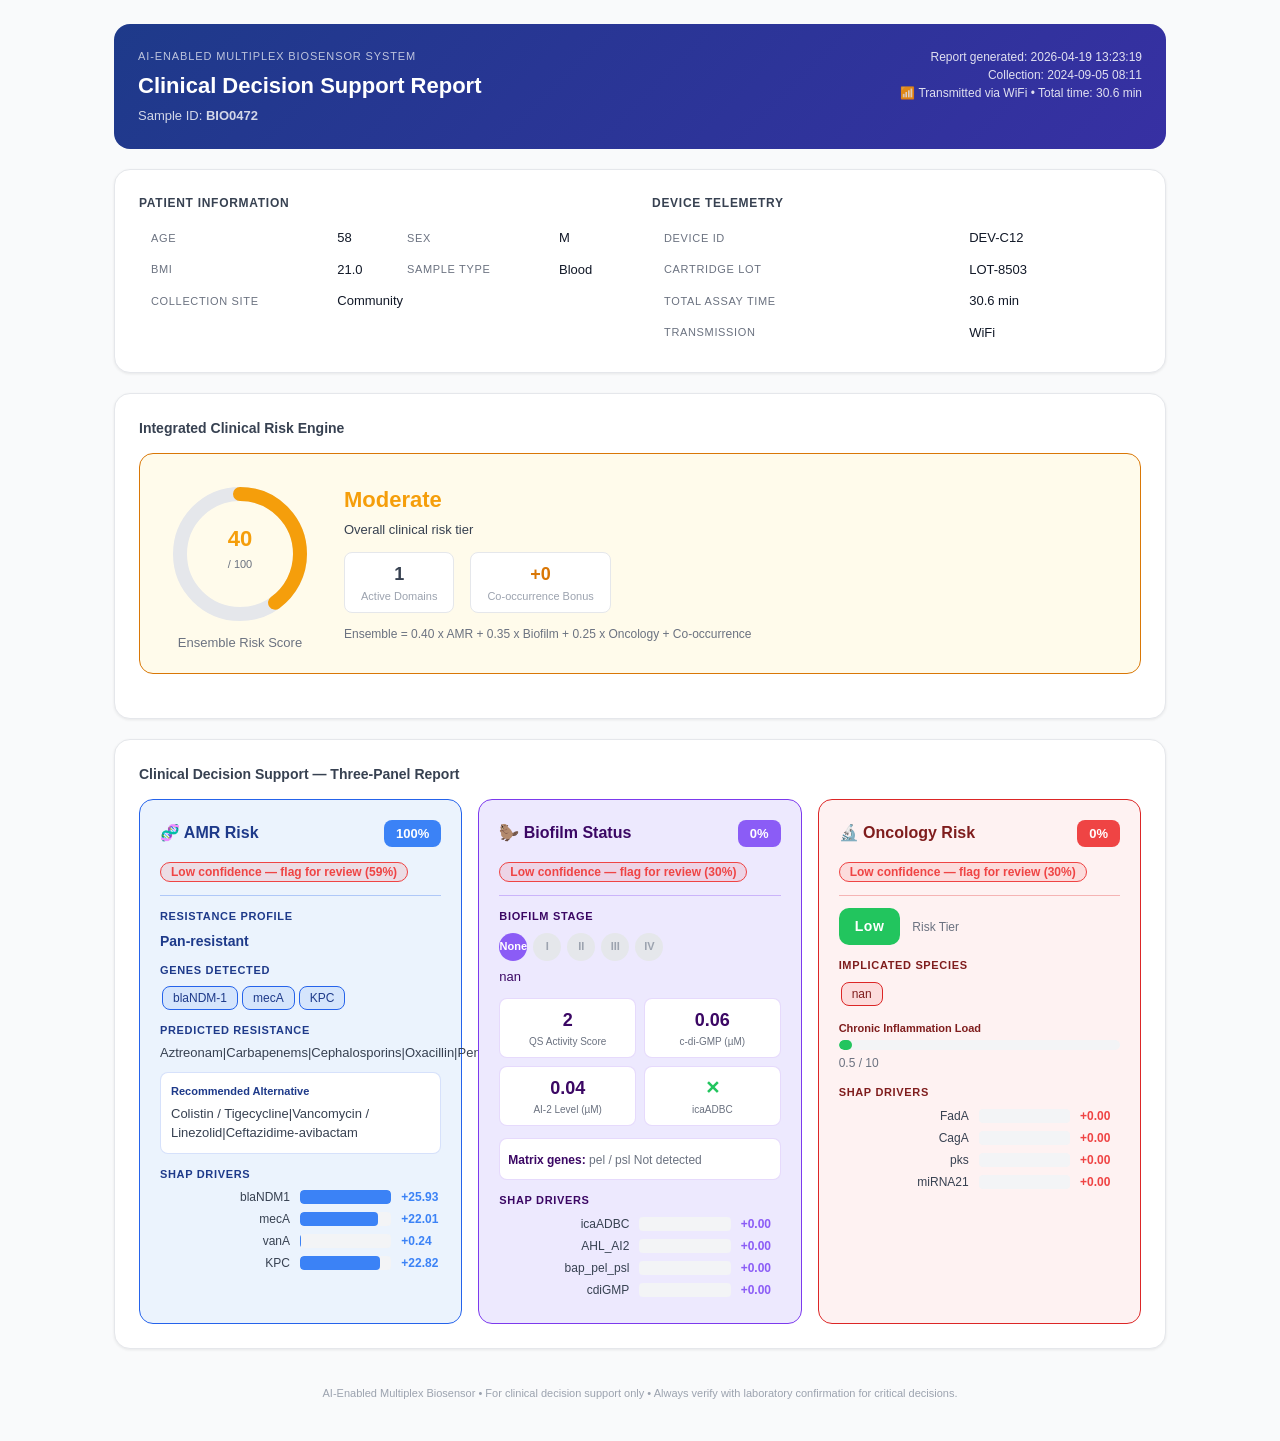
<file: reports/report_BIO0472.html>
<!DOCTYPE html>
<html lang="en">
<head>
<meta charset="UTF-8">
<meta name="viewport" content="width=device-width, initial-scale=1.0">
<title>Biosensor Clinical Report — BIO0472</title>
<style>
  * { box-sizing:border-box; margin:0; padding:0; }
  body { font-family:-apple-system,BlinkMacSystemFont,'Segoe UI',sans-serif;
          background:#F9FAFB;color:#111827;line-height:1.5; }
  .container { max-width:1100px;margin:0 auto;padding:24px; }
  .card { background:white;border-radius:16px;box-shadow:0 1px 3px rgba(0,0,0,.08);
           border:1px solid #E5E7EB;padding:24px;margin-bottom:20px; }
  table { width:100%;border-collapse:collapse; }
  td,th { padding:6px 12px;text-align:left;font-size:13px; }
  th { color:#6B7280;font-weight:500;font-size:11px;text-transform:uppercase;letter-spacing:.06em; }
  @media print { body { background:white } .container { padding:0 } }
</style>
</head>
<body>
<div class="container">

  <!-- Header -->
  <div style="background:linear-gradient(135deg,#1E3A8A,#3730A3);color:white;
              border-radius:16px;padding:24px;margin-bottom:20px;
              display:flex;justify-content:space-between;flex-wrap:wrap;gap:12px">
    <div>
      <div style="font-size:11px;opacity:.7;text-transform:uppercase;letter-spacing:.08em">
        AI-Enabled Multiplex Biosensor System</div>
      <h1 style="font-size:22px;font-weight:800;margin:4px 0">Clinical Decision Support Report</h1>
      <div style="font-size:13px;opacity:.8">Sample ID: <strong>BIO0472</strong></div>
    </div>
    <div style="text-align:right;opacity:.85">
      <div style="font-size:12px">Report generated: 2026-04-19 13:23:19</div>
      <div style="font-size:12px">Collection: 2024-09-05 08:11</div>
      <div style="font-size:12px">&#x1F4F6; Transmitted via WiFi &bull;
        Total time: 30.6 min</div>
    </div>
  </div>

  <!-- Patient + Device info -->
  <div class="card" style="margin-bottom:20px">
    <div style="display:grid;grid-template-columns:1fr 1fr;gap:24px;flex-wrap:wrap">
      <div>
        <div style="font-size:12px;font-weight:700;color:#374151;
                    text-transform:uppercase;letter-spacing:.06em;margin-bottom:10px">
          Patient Information</div>
        <table>
          <tr><th>Age</th><td>58</td><th>Sex</th><td>M</td></tr>
          <tr><th>BMI</th><td>21.0</td><th>Sample type</th><td>Blood</td></tr>
          <tr><th>Collection site</th><td colspan="3">Community</td></tr>
        </table>
      </div>
      <div>
        <div style="font-size:12px;font-weight:700;color:#374151;
                    text-transform:uppercase;letter-spacing:.06em;margin-bottom:10px">
          Device Telemetry</div>
        <table>
          <tr><th>Device ID</th><td>DEV-C12</td></tr>
          <tr><th>Cartridge lot</th><td>LOT-8503</td></tr>
          <tr><th>Total assay time</th><td>30.6 min</td></tr>
          <tr><th>Transmission</th><td>WiFi</td></tr>
        </table>
      </div>
    </div>
  </div>

  <!-- Ensemble Gauge -->
  <div class="card">
    <div style="font-size:14px;font-weight:700;color:#374151;margin-bottom:14px">
      Integrated Clinical Risk Engine</div>
    
    <div style="background:#FFFBEB;border:1.5px solid #D97706;border-radius:14px;
                padding:20px;margin-bottom:20px;display:flex;
                align-items:center;gap:24px;flex-wrap:wrap">
      <div style="text-align:center">
        <svg width="160" height="160" viewBox="0 0 160 160">
          <circle cx="80" cy="80" r="60" fill="none"
                  stroke="#E5E7EB" stroke-width="14" stroke-dasharray="376.9908" />
          <circle cx="80" cy="80" r="60" fill="none"
                  stroke="#F59E0B" stroke-width="14"
                  stroke-dasharray="150.8 377.0"
                  stroke-linecap="round"
                  transform="rotate(-90 80 80)" />
          <text x="80" y="72" text-anchor="middle"
                font-size="22" font-weight="700" fill="#F59E0B">40</text>
          <text x="80" y="94" text-anchor="middle"
                font-size="11" fill="#6B7280">/ 100</text>
        </svg>
        <div style="font-size:13px;color:#6B7280;margin-top:-8px">Ensemble Risk Score</div>
      </div>
      <div style="flex:1">
        <div style="font-size:22px;font-weight:800;color:#F59E0B;margin-bottom:4px">
          Moderate</div>
        <div style="font-size:13px;color:#374151;margin-bottom:12px">
          Overall clinical risk tier</div>
        <div style="display:flex;gap:16px;flex-wrap:wrap">
          <div style="background:white;border-radius:8px;padding:8px 16px;
                      border:1px solid #E5E7EB;text-align:center">
            <div style="font-size:18px;font-weight:700;color:#374151">1</div>
            <div style="font-size:11px;color:#9CA3AF">Active Domains</div>
          </div>
          <div style="background:white;border-radius:8px;padding:8px 16px;
                      border:1px solid #E5E7EB;text-align:center">
            <div style="font-size:18px;font-weight:700;color:#D97706">+0</div>
            <div style="font-size:11px;color:#9CA3AF">Co-occurrence Bonus</div>
          </div>
        </div>
        <div style="margin-top:12px;font-size:12px;color:#6B7280">
          Ensemble = 0.40 x AMR + 0.35 x Biofilm + 0.25 x Oncology + Co-occurrence
        </div>
      </div>
    </div>
  </div>

  <!-- 3-Panel Clinical Report -->
  <div class="card">
    <div style="font-size:14px;font-weight:700;color:#374151;margin-bottom:14px">
      Clinical Decision Support — Three-Panel Report</div>
    <div style="display:flex;gap:16px;flex-wrap:wrap">
      
    <div style="background:#EBF3FD;border:1.5px solid #2563EB;
                border-radius:14px;padding:20px;flex:1;min-width:240px;">
      <div style="display:flex;justify-content:space-between;align-items:center;
                  margin-bottom:12px;">
        <h3 style="color:#1E3A8A;margin:0;font-size:16px;">&#x1F9EC; AMR Risk</h3>
        <span style="background:#3B82F6;color:white;border-radius:8px;
                     padding:4px 12px;font-size:13px;font-weight:700;">
          100%</span>
      </div>
      <span style="background:#EF444420;color:#EF4444;border:1px solid #EF4444;border-radius:12px;padding:2px 10px;font-size:12px;font-weight:600;">Low confidence — flag for review (59%)</span>
      <hr style="border:none;border-top:1px solid #2563EB;margin:12px 0;opacity:.3">

      <div style="margin-bottom:10px;">
        <div style="color:#1E3A8A;font-size:11px;font-weight:600;
                    text-transform:uppercase;letter-spacing:.06em;margin-bottom:6px">
          Resistance Profile</div>
        <div style="font-size:14px;font-weight:600;color:#1E3A8A">Pan-resistant</div>
      </div>

      <div style="margin-bottom:10px;">
        <div style="color:#1E3A8A;font-size:11px;font-weight:600;
                    text-transform:uppercase;letter-spacing:.06em;margin-bottom:6px">
          Genes Detected</div>
        <div><span style="background:#3B82F620;color:#1E3A8A;border:1px solid #2563EB;border-radius:8px;padding:2px 10px;font-size:12px;margin:2px;display:inline-block">blaNDM-1</span><span style="background:#3B82F620;color:#1E3A8A;border:1px solid #2563EB;border-radius:8px;padding:2px 10px;font-size:12px;margin:2px;display:inline-block">mecA</span><span style="background:#3B82F620;color:#1E3A8A;border:1px solid #2563EB;border-radius:8px;padding:2px 10px;font-size:12px;margin:2px;display:inline-block">KPC</span></div>
      </div>

      <div style="margin-bottom:10px;">
        <div style="color:#1E3A8A;font-size:11px;font-weight:600;
                    text-transform:uppercase;letter-spacing:.06em;margin-bottom:4px">
          Predicted Resistance</div>
        <div style="font-size:13px;color:#374151">
          Aztreonam|Carbapenems|Cephalosporins|Oxacillin|Penicillins|Methicillin|Flucloxacillin</div>
      </div>

      <div style="background:white;border-radius:8px;padding:10px;
                  border:1px solid #2563EB30;margin-bottom:10px;">
        <div style="font-size:11px;font-weight:600;color:#1E3A8A;margin-bottom:4px">
          Recommended Alternative</div>
        <div style="font-size:13px;color:#374151;font-style:normal">
          Colistin / Tigecycline|Vancomycin / Linezolid|Ceftazidime-avibactam</div>
      </div>

      <div style="margin-top:12px;">
        <div style="font-size:11px;font-weight:600;color:#1E3A8A;
                    text-transform:uppercase;letter-spacing:.06em;margin-bottom:6px">
          SHAP Drivers</div>
        
    <div style="display:flex;align-items:center;gap:10px;margin:4px 0;">
      <span style="min-width:130px;font-size:12px;color:#374151;text-align:right">blaNDM1</span>
      <div style="flex:1;background:#F3F4F6;border-radius:4px;height:14px;overflow:hidden;">
        <div style="width:100.0%;background:#3B82F6;height:100%;border-radius:4px;
                    transition:width .4s;"></div>
      </div>
      <span style="font-size:12px;color:#3B82F6;font-weight:600;min-width:40px">
        +25.93</span>
    </div>
    <div style="display:flex;align-items:center;gap:10px;margin:4px 0;">
      <span style="min-width:130px;font-size:12px;color:#374151;text-align:right">mecA</span>
      <div style="flex:1;background:#F3F4F6;border-radius:4px;height:14px;overflow:hidden;">
        <div style="width:84.9%;background:#3B82F6;height:100%;border-radius:4px;
                    transition:width .4s;"></div>
      </div>
      <span style="font-size:12px;color:#3B82F6;font-weight:600;min-width:40px">
        +22.01</span>
    </div>
    <div style="display:flex;align-items:center;gap:10px;margin:4px 0;">
      <span style="min-width:130px;font-size:12px;color:#374151;text-align:right">vanA</span>
      <div style="flex:1;background:#F3F4F6;border-radius:4px;height:14px;overflow:hidden;">
        <div style="width:0.9%;background:#3B82F6;height:100%;border-radius:4px;
                    transition:width .4s;"></div>
      </div>
      <span style="font-size:12px;color:#3B82F6;font-weight:600;min-width:40px">
        +0.24</span>
    </div>
    <div style="display:flex;align-items:center;gap:10px;margin:4px 0;">
      <span style="min-width:130px;font-size:12px;color:#374151;text-align:right">KPC</span>
      <div style="flex:1;background:#F3F4F6;border-radius:4px;height:14px;overflow:hidden;">
        <div style="width:88.0%;background:#3B82F6;height:100%;border-radius:4px;
                    transition:width .4s;"></div>
      </div>
      <span style="font-size:12px;color:#3B82F6;font-weight:600;min-width:40px">
        +22.82</span>
    </div>
      </div>
    </div>
      
    <div style="background:#EDE9FE;border:1.5px solid #7C3AED;
                border-radius:14px;padding:20px;flex:1;min-width:240px;">
      <div style="display:flex;justify-content:space-between;align-items:center;
                  margin-bottom:12px;">
        <h3 style="color:#3B0764;margin:0;font-size:16px;">&#x1F9AB; Biofilm Status</h3>
        <span style="background:#8B5CF6;color:white;border-radius:8px;
                     padding:4px 12px;font-size:13px;font-weight:700;">
          0%</span>
      </div>
      <span style="background:#EF444420;color:#EF4444;border:1px solid #EF4444;border-radius:12px;padding:2px 10px;font-size:12px;font-weight:600;">Low confidence — flag for review (30%)</span>
      <hr style="border:none;border-top:1px solid #7C3AED;margin:12px 0;opacity:.3">

      <div style="margin-bottom:12px;">
        <div style="font-size:11px;font-weight:600;color:#3B0764;
                    text-transform:uppercase;letter-spacing:.06em;margin-bottom:8px">
          Biofilm Stage</div>
        <div style="display:flex;gap:6px;align-items:center"><div style="width:28px;height:28px;border-radius:50%;background:#8B5CF6;color:white;display:flex;align-items:center;justify-content:center;font-size:11px;font-weight:700">None</div><div style="width:28px;height:28px;border-radius:50%;background:#E5E7EB;color:#9CA3AF;display:flex;align-items:center;justify-content:center;font-size:11px;font-weight:700">I</div><div style="width:28px;height:28px;border-radius:50%;background:#E5E7EB;color:#9CA3AF;display:flex;align-items:center;justify-content:center;font-size:11px;font-weight:700">II</div><div style="width:28px;height:28px;border-radius:50%;background:#E5E7EB;color:#9CA3AF;display:flex;align-items:center;justify-content:center;font-size:11px;font-weight:700">III</div><div style="width:28px;height:28px;border-radius:50%;background:#E5E7EB;color:#9CA3AF;display:flex;align-items:center;justify-content:center;font-size:11px;font-weight:700">IV</div></div>
        <div style="font-size:13px;color:#3B0764;margin-top:6px;font-weight:500">
          nan</div>
      </div>

      <div style="display:grid;grid-template-columns:1fr 1fr;gap:8px;margin-bottom:12px;">
        <div style="background:white;border-radius:8px;padding:8px;
                    border:1px solid #7C3AED30;text-align:center">
          <div style="font-size:18px;font-weight:700;color:#3B0764">2</div>
          <div style="font-size:10px;color:#6B7280">QS Activity Score</div>
        </div>
        <div style="background:white;border-radius:8px;padding:8px;
                    border:1px solid #7C3AED30;text-align:center">
          <div style="font-size:18px;font-weight:700;color:#3B0764">0.06</div>
          <div style="font-size:10px;color:#6B7280">c-di-GMP (µM)</div>
        </div>
        <div style="background:white;border-radius:8px;padding:8px;
                    border:1px solid #7C3AED30;text-align:center">
          <div style="font-size:18px;font-weight:700;color:#3B0764">0.04</div>
          <div style="font-size:10px;color:#6B7280">AI-2 Level (µM)</div>
        </div>
        <div style="background:white;border-radius:8px;padding:8px;
                    border:1px solid #7C3AED30;text-align:center">
          <div style="font-size:18px;font-weight:700;
                      color:#22C55E">
            &#x2715;</div>
          <div style="font-size:10px;color:#6B7280">icaADBC</div>
        </div>
      </div>

      <div style="background:white;border-radius:8px;padding:8px;
                  border:1px solid #7C3AED30;margin-bottom:12px">
        <span style="font-size:12px;color:#3B0764;font-weight:600">Matrix genes: </span>
        <span style="font-size:12px;color:#6B7280">
          pel / psl Not detected</span>
      </div>

      <div>
        <div style="font-size:11px;font-weight:600;color:#3B0764;
                    text-transform:uppercase;letter-spacing:.06em;margin-bottom:6px">
          SHAP Drivers</div>
        
    <div style="display:flex;align-items:center;gap:10px;margin:4px 0;">
      <span style="min-width:130px;font-size:12px;color:#374151;text-align:right">icaADBC</span>
      <div style="flex:1;background:#F3F4F6;border-radius:4px;height:14px;overflow:hidden;">
        <div style="width:0.0%;background:#8B5CF6;height:100%;border-radius:4px;
                    transition:width .4s;"></div>
      </div>
      <span style="font-size:12px;color:#8B5CF6;font-weight:600;min-width:40px">
        +0.00</span>
    </div>
    <div style="display:flex;align-items:center;gap:10px;margin:4px 0;">
      <span style="min-width:130px;font-size:12px;color:#374151;text-align:right">AHL_AI2</span>
      <div style="flex:1;background:#F3F4F6;border-radius:4px;height:14px;overflow:hidden;">
        <div style="width:0.0%;background:#8B5CF6;height:100%;border-radius:4px;
                    transition:width .4s;"></div>
      </div>
      <span style="font-size:12px;color:#8B5CF6;font-weight:600;min-width:40px">
        +0.00</span>
    </div>
    <div style="display:flex;align-items:center;gap:10px;margin:4px 0;">
      <span style="min-width:130px;font-size:12px;color:#374151;text-align:right">bap_pel_psl</span>
      <div style="flex:1;background:#F3F4F6;border-radius:4px;height:14px;overflow:hidden;">
        <div style="width:0.0%;background:#8B5CF6;height:100%;border-radius:4px;
                    transition:width .4s;"></div>
      </div>
      <span style="font-size:12px;color:#8B5CF6;font-weight:600;min-width:40px">
        +0.00</span>
    </div>
    <div style="display:flex;align-items:center;gap:10px;margin:4px 0;">
      <span style="min-width:130px;font-size:12px;color:#374151;text-align:right">cdiGMP</span>
      <div style="flex:1;background:#F3F4F6;border-radius:4px;height:14px;overflow:hidden;">
        <div style="width:0.0%;background:#8B5CF6;height:100%;border-radius:4px;
                    transition:width .4s;"></div>
      </div>
      <span style="font-size:12px;color:#8B5CF6;font-weight:600;min-width:40px">
        +0.00</span>
    </div>
      </div>
    </div>
      
    <div style="background:#FEF2F2;border:1.5px solid #DC2626;
                border-radius:14px;padding:20px;flex:1;min-width:240px;">
      <div style="display:flex;justify-content:space-between;align-items:center;
                  margin-bottom:12px;">
        <h3 style="color:#7F1D1D;margin:0;font-size:16px;">&#x1F52C; Oncology Risk</h3>
        <span style="background:#EF4444;color:white;border-radius:8px;
                     padding:4px 12px;font-size:13px;font-weight:700;">
          0%</span>
      </div>
      <span style="background:#EF444420;color:#EF4444;border:1px solid #EF4444;border-radius:12px;padding:2px 10px;font-size:12px;font-weight:600;">Low confidence — flag for review (30%)</span>
      <hr style="border:none;border-top:1px solid #DC2626;margin:12px 0;opacity:.3">

      <div style="display:flex;align-items:center;gap:12px;margin-bottom:12px;">
        <div style="background:#22C55E;color:white;border-radius:10px;
                    padding:8px 16px;font-weight:700;font-size:14px;letter-spacing:.04em">
          Low</div>
        <div style="font-size:12px;color:#6B7280">Risk Tier</div>
      </div>

      <div style="margin-bottom:12px;">
        <div style="font-size:11px;font-weight:600;color:#7F1D1D;
                    text-transform:uppercase;letter-spacing:.06em;margin-bottom:6px">
          Implicated Species</div>
        <span style="background:#EF444420;color:#7F1D1D;border:1px solid #DC2626;border-radius:8px;padding:2px 10px;font-size:12px;margin:2px;display:inline-block">nan</span>
      </div>

      <div style="margin-bottom:12px;">
        <div style="font-size:11px;font-weight:600;color:#7F1D1D;margin-bottom:4px">
          Chronic Inflammation Load</div>
        <div style="background:#F3F4F6;border-radius:6px;height:10px;overflow:hidden;">
          <div style="width:4.7%;background:#22C55E;height:100%;
                      border-radius:6px;"></div>
        </div>
        <div style="font-size:12px;color:#6B7280;margin-top:4px">0.5 / 10</div>
      </div>

      <div>
        <div style="font-size:11px;font-weight:600;color:#7F1D1D;
                    text-transform:uppercase;letter-spacing:.06em;margin-bottom:6px">
          SHAP Drivers</div>
        
    <div style="display:flex;align-items:center;gap:10px;margin:4px 0;">
      <span style="min-width:130px;font-size:12px;color:#374151;text-align:right">FadA</span>
      <div style="flex:1;background:#F3F4F6;border-radius:4px;height:14px;overflow:hidden;">
        <div style="width:0.0%;background:#EF4444;height:100%;border-radius:4px;
                    transition:width .4s;"></div>
      </div>
      <span style="font-size:12px;color:#EF4444;font-weight:600;min-width:40px">
        +0.00</span>
    </div>
    <div style="display:flex;align-items:center;gap:10px;margin:4px 0;">
      <span style="min-width:130px;font-size:12px;color:#374151;text-align:right">CagA</span>
      <div style="flex:1;background:#F3F4F6;border-radius:4px;height:14px;overflow:hidden;">
        <div style="width:0.0%;background:#EF4444;height:100%;border-radius:4px;
                    transition:width .4s;"></div>
      </div>
      <span style="font-size:12px;color:#EF4444;font-weight:600;min-width:40px">
        +0.00</span>
    </div>
    <div style="display:flex;align-items:center;gap:10px;margin:4px 0;">
      <span style="min-width:130px;font-size:12px;color:#374151;text-align:right">pks</span>
      <div style="flex:1;background:#F3F4F6;border-radius:4px;height:14px;overflow:hidden;">
        <div style="width:0.0%;background:#EF4444;height:100%;border-radius:4px;
                    transition:width .4s;"></div>
      </div>
      <span style="font-size:12px;color:#EF4444;font-weight:600;min-width:40px">
        +0.00</span>
    </div>
    <div style="display:flex;align-items:center;gap:10px;margin:4px 0;">
      <span style="min-width:130px;font-size:12px;color:#374151;text-align:right">miRNA21</span>
      <div style="flex:1;background:#F3F4F6;border-radius:4px;height:14px;overflow:hidden;">
        <div style="width:0.0%;background:#EF4444;height:100%;border-radius:4px;
                    transition:width .4s;"></div>
      </div>
      <span style="font-size:12px;color:#EF4444;font-weight:600;min-width:40px">
        +0.00</span>
    </div>
      </div>
      
    </div>
    </div>
  </div>

  <!-- Footer -->
  <div style="text-align:center;color:#9CA3AF;font-size:11px;padding:16px 0">
    AI-Enabled Multiplex Biosensor &bull; For clinical decision support only &bull;
    Always verify with laboratory confirmation for critical decisions.
  </div>

</div>
</body>
</html>
</file>
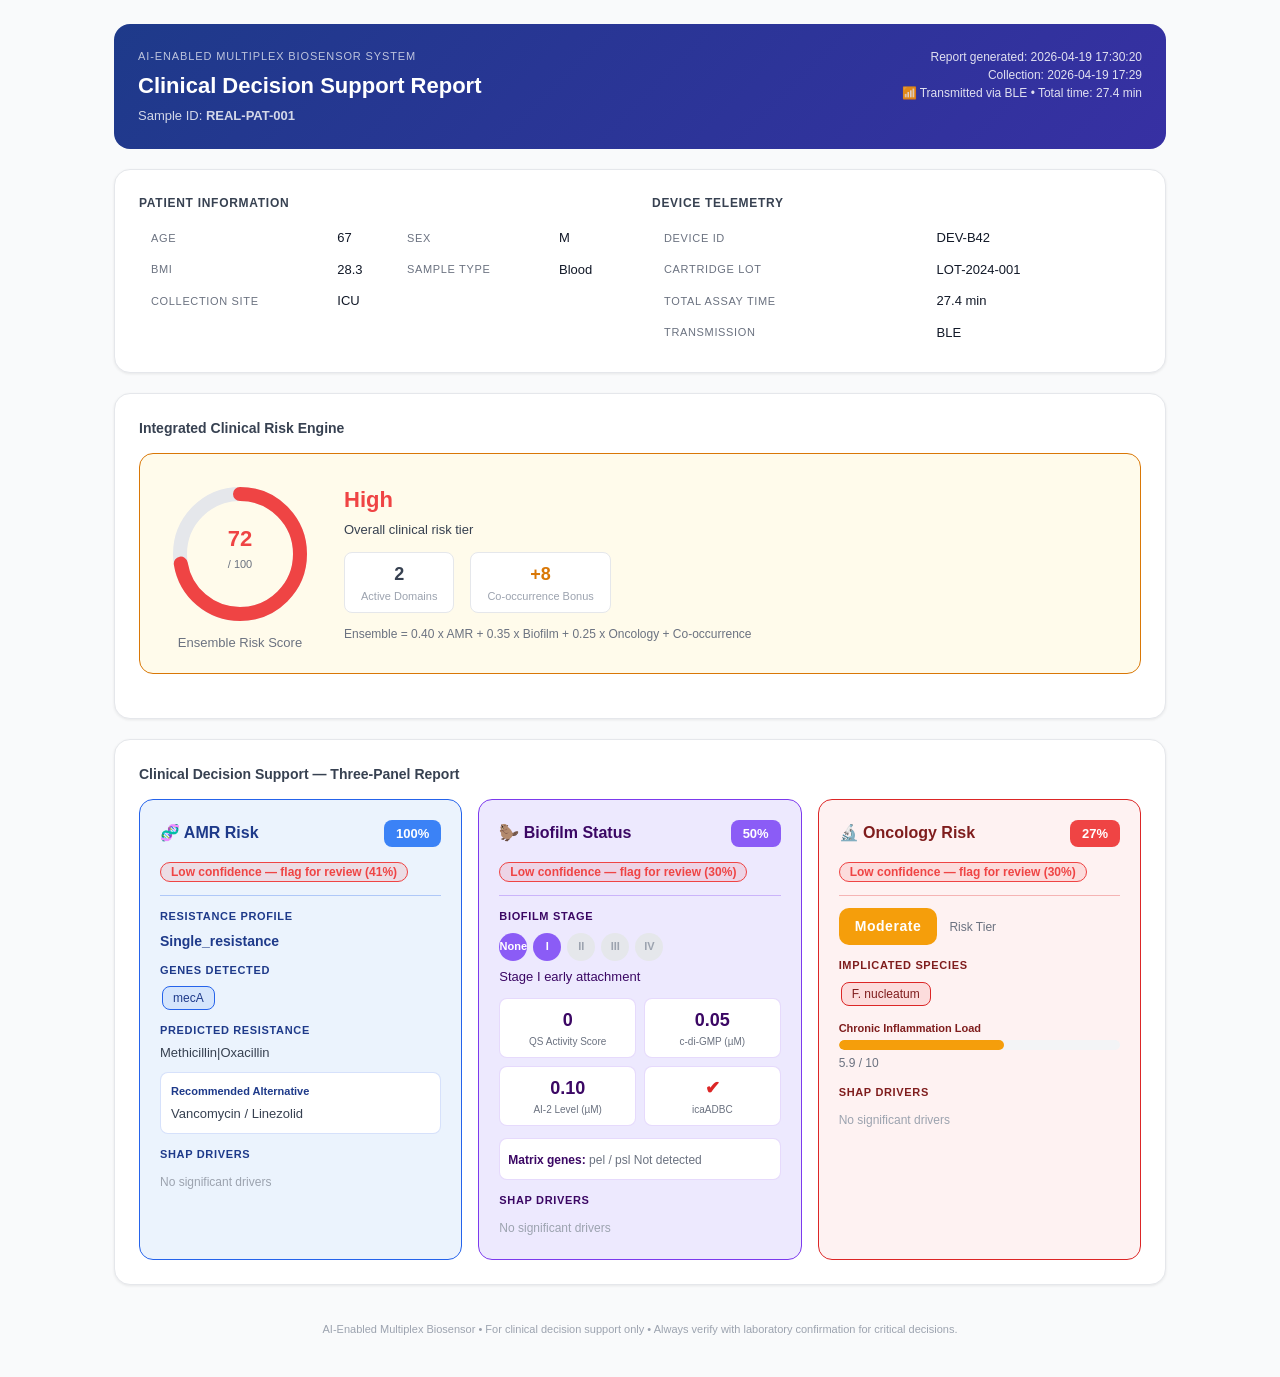
<file: reports/report_REAL-PAT-001.html>
<!DOCTYPE html>
<html lang="en">
<head>
<meta charset="UTF-8">
<meta name="viewport" content="width=device-width, initial-scale=1.0">
<title>Biosensor Clinical Report — REAL-PAT-001</title>
<style>
  * { box-sizing:border-box; margin:0; padding:0; }
  body { font-family:-apple-system,BlinkMacSystemFont,'Segoe UI',sans-serif;
          background:#F9FAFB;color:#111827;line-height:1.5; }
  .container { max-width:1100px;margin:0 auto;padding:24px; }
  .card { background:white;border-radius:16px;box-shadow:0 1px 3px rgba(0,0,0,.08);
           border:1px solid #E5E7EB;padding:24px;margin-bottom:20px; }
  table { width:100%;border-collapse:collapse; }
  td,th { padding:6px 12px;text-align:left;font-size:13px; }
  th { color:#6B7280;font-weight:500;font-size:11px;text-transform:uppercase;letter-spacing:.06em; }
  @media print { body { background:white } .container { padding:0 } }
</style>
</head>
<body>
<div class="container">

  <!-- Header -->
  <div style="background:linear-gradient(135deg,#1E3A8A,#3730A3);color:white;
              border-radius:16px;padding:24px;margin-bottom:20px;
              display:flex;justify-content:space-between;flex-wrap:wrap;gap:12px">
    <div>
      <div style="font-size:11px;opacity:.7;text-transform:uppercase;letter-spacing:.08em">
        AI-Enabled Multiplex Biosensor System</div>
      <h1 style="font-size:22px;font-weight:800;margin:4px 0">Clinical Decision Support Report</h1>
      <div style="font-size:13px;opacity:.8">Sample ID: <strong>REAL-PAT-001</strong></div>
    </div>
    <div style="text-align:right;opacity:.85">
      <div style="font-size:12px">Report generated: 2026-04-19 17:30:20</div>
      <div style="font-size:12px">Collection: 2026-04-19 17:29</div>
      <div style="font-size:12px">&#x1F4F6; Transmitted via BLE &bull;
        Total time: 27.4 min</div>
    </div>
  </div>

  <!-- Patient + Device info -->
  <div class="card" style="margin-bottom:20px">
    <div style="display:grid;grid-template-columns:1fr 1fr;gap:24px;flex-wrap:wrap">
      <div>
        <div style="font-size:12px;font-weight:700;color:#374151;
                    text-transform:uppercase;letter-spacing:.06em;margin-bottom:10px">
          Patient Information</div>
        <table>
          <tr><th>Age</th><td>67</td><th>Sex</th><td>M</td></tr>
          <tr><th>BMI</th><td>28.3</td><th>Sample type</th><td>Blood</td></tr>
          <tr><th>Collection site</th><td colspan="3">ICU</td></tr>
        </table>
      </div>
      <div>
        <div style="font-size:12px;font-weight:700;color:#374151;
                    text-transform:uppercase;letter-spacing:.06em;margin-bottom:10px">
          Device Telemetry</div>
        <table>
          <tr><th>Device ID</th><td>DEV-B42</td></tr>
          <tr><th>Cartridge lot</th><td>LOT-2024-001</td></tr>
          <tr><th>Total assay time</th><td>27.4 min</td></tr>
          <tr><th>Transmission</th><td>BLE</td></tr>
        </table>
      </div>
    </div>
  </div>

  <!-- Ensemble Gauge -->
  <div class="card">
    <div style="font-size:14px;font-weight:700;color:#374151;margin-bottom:14px">
      Integrated Clinical Risk Engine</div>
    
    <div style="background:#FFFBEB;border:1.5px solid #D97706;border-radius:14px;
                padding:20px;margin-bottom:20px;display:flex;
                align-items:center;gap:24px;flex-wrap:wrap">
      <div style="text-align:center">
        <svg width="160" height="160" viewBox="0 0 160 160">
          <circle cx="80" cy="80" r="60" fill="none"
                  stroke="#E5E7EB" stroke-width="14" stroke-dasharray="376.9908" />
          <circle cx="80" cy="80" r="60" fill="none"
                  stroke="#EF4444" stroke-width="14"
                  stroke-dasharray="272.6 377.0"
                  stroke-linecap="round"
                  transform="rotate(-90 80 80)" />
          <text x="80" y="72" text-anchor="middle"
                font-size="22" font-weight="700" fill="#EF4444">72</text>
          <text x="80" y="94" text-anchor="middle"
                font-size="11" fill="#6B7280">/ 100</text>
        </svg>
        <div style="font-size:13px;color:#6B7280;margin-top:-8px">Ensemble Risk Score</div>
      </div>
      <div style="flex:1">
        <div style="font-size:22px;font-weight:800;color:#EF4444;margin-bottom:4px">
          High</div>
        <div style="font-size:13px;color:#374151;margin-bottom:12px">
          Overall clinical risk tier</div>
        <div style="display:flex;gap:16px;flex-wrap:wrap">
          <div style="background:white;border-radius:8px;padding:8px 16px;
                      border:1px solid #E5E7EB;text-align:center">
            <div style="font-size:18px;font-weight:700;color:#374151">2</div>
            <div style="font-size:11px;color:#9CA3AF">Active Domains</div>
          </div>
          <div style="background:white;border-radius:8px;padding:8px 16px;
                      border:1px solid #E5E7EB;text-align:center">
            <div style="font-size:18px;font-weight:700;color:#D97706">+8</div>
            <div style="font-size:11px;color:#9CA3AF">Co-occurrence Bonus</div>
          </div>
        </div>
        <div style="margin-top:12px;font-size:12px;color:#6B7280">
          Ensemble = 0.40 x AMR + 0.35 x Biofilm + 0.25 x Oncology + Co-occurrence
        </div>
      </div>
    </div>
  </div>

  <!-- 3-Panel Clinical Report -->
  <div class="card">
    <div style="font-size:14px;font-weight:700;color:#374151;margin-bottom:14px">
      Clinical Decision Support — Three-Panel Report</div>
    <div style="display:flex;gap:16px;flex-wrap:wrap">
      
    <div style="background:#EBF3FD;border:1.5px solid #2563EB;
                border-radius:14px;padding:20px;flex:1;min-width:240px;">
      <div style="display:flex;justify-content:space-between;align-items:center;
                  margin-bottom:12px;">
        <h3 style="color:#1E3A8A;margin:0;font-size:16px;">&#x1F9EC; AMR Risk</h3>
        <span style="background:#3B82F6;color:white;border-radius:8px;
                     padding:4px 12px;font-size:13px;font-weight:700;">
          100%</span>
      </div>
      <span style="background:#EF444420;color:#EF4444;border:1px solid #EF4444;border-radius:12px;padding:2px 10px;font-size:12px;font-weight:600;">Low confidence — flag for review (41%)</span>
      <hr style="border:none;border-top:1px solid #2563EB;margin:12px 0;opacity:.3">

      <div style="margin-bottom:10px;">
        <div style="color:#1E3A8A;font-size:11px;font-weight:600;
                    text-transform:uppercase;letter-spacing:.06em;margin-bottom:6px">
          Resistance Profile</div>
        <div style="font-size:14px;font-weight:600;color:#1E3A8A">Single_resistance</div>
      </div>

      <div style="margin-bottom:10px;">
        <div style="color:#1E3A8A;font-size:11px;font-weight:600;
                    text-transform:uppercase;letter-spacing:.06em;margin-bottom:6px">
          Genes Detected</div>
        <div><span style="background:#3B82F620;color:#1E3A8A;border:1px solid #2563EB;border-radius:8px;padding:2px 10px;font-size:12px;margin:2px;display:inline-block">mecA</span></div>
      </div>

      <div style="margin-bottom:10px;">
        <div style="color:#1E3A8A;font-size:11px;font-weight:600;
                    text-transform:uppercase;letter-spacing:.06em;margin-bottom:4px">
          Predicted Resistance</div>
        <div style="font-size:13px;color:#374151">
          Methicillin|Oxacillin</div>
      </div>

      <div style="background:white;border-radius:8px;padding:10px;
                  border:1px solid #2563EB30;margin-bottom:10px;">
        <div style="font-size:11px;font-weight:600;color:#1E3A8A;margin-bottom:4px">
          Recommended Alternative</div>
        <div style="font-size:13px;color:#374151;font-style:normal">
          Vancomycin / Linezolid</div>
      </div>

      <div style="margin-top:12px;">
        <div style="font-size:11px;font-weight:600;color:#1E3A8A;
                    text-transform:uppercase;letter-spacing:.06em;margin-bottom:6px">
          SHAP Drivers</div>
        <span style="font-size:12px;color:#9CA3AF">No significant drivers</span>
      </div>
    </div>
      
    <div style="background:#EDE9FE;border:1.5px solid #7C3AED;
                border-radius:14px;padding:20px;flex:1;min-width:240px;">
      <div style="display:flex;justify-content:space-between;align-items:center;
                  margin-bottom:12px;">
        <h3 style="color:#3B0764;margin:0;font-size:16px;">&#x1F9AB; Biofilm Status</h3>
        <span style="background:#8B5CF6;color:white;border-radius:8px;
                     padding:4px 12px;font-size:13px;font-weight:700;">
          50%</span>
      </div>
      <span style="background:#EF444420;color:#EF4444;border:1px solid #EF4444;border-radius:12px;padding:2px 10px;font-size:12px;font-weight:600;">Low confidence — flag for review (30%)</span>
      <hr style="border:none;border-top:1px solid #7C3AED;margin:12px 0;opacity:.3">

      <div style="margin-bottom:12px;">
        <div style="font-size:11px;font-weight:600;color:#3B0764;
                    text-transform:uppercase;letter-spacing:.06em;margin-bottom:8px">
          Biofilm Stage</div>
        <div style="display:flex;gap:6px;align-items:center"><div style="width:28px;height:28px;border-radius:50%;background:#8B5CF6;color:white;display:flex;align-items:center;justify-content:center;font-size:11px;font-weight:700">None</div><div style="width:28px;height:28px;border-radius:50%;background:#8B5CF6;color:white;display:flex;align-items:center;justify-content:center;font-size:11px;font-weight:700">I</div><div style="width:28px;height:28px;border-radius:50%;background:#E5E7EB;color:#9CA3AF;display:flex;align-items:center;justify-content:center;font-size:11px;font-weight:700">II</div><div style="width:28px;height:28px;border-radius:50%;background:#E5E7EB;color:#9CA3AF;display:flex;align-items:center;justify-content:center;font-size:11px;font-weight:700">III</div><div style="width:28px;height:28px;border-radius:50%;background:#E5E7EB;color:#9CA3AF;display:flex;align-items:center;justify-content:center;font-size:11px;font-weight:700">IV</div></div>
        <div style="font-size:13px;color:#3B0764;margin-top:6px;font-weight:500">
          Stage I early attachment</div>
      </div>

      <div style="display:grid;grid-template-columns:1fr 1fr;gap:8px;margin-bottom:12px;">
        <div style="background:white;border-radius:8px;padding:8px;
                    border:1px solid #7C3AED30;text-align:center">
          <div style="font-size:18px;font-weight:700;color:#3B0764">0</div>
          <div style="font-size:10px;color:#6B7280">QS Activity Score</div>
        </div>
        <div style="background:white;border-radius:8px;padding:8px;
                    border:1px solid #7C3AED30;text-align:center">
          <div style="font-size:18px;font-weight:700;color:#3B0764">0.05</div>
          <div style="font-size:10px;color:#6B7280">c-di-GMP (µM)</div>
        </div>
        <div style="background:white;border-radius:8px;padding:8px;
                    border:1px solid #7C3AED30;text-align:center">
          <div style="font-size:18px;font-weight:700;color:#3B0764">0.10</div>
          <div style="font-size:10px;color:#6B7280">AI-2 Level (µM)</div>
        </div>
        <div style="background:white;border-radius:8px;padding:8px;
                    border:1px solid #7C3AED30;text-align:center">
          <div style="font-size:18px;font-weight:700;
                      color:#DC2626">
            &#x2714;</div>
          <div style="font-size:10px;color:#6B7280">icaADBC</div>
        </div>
      </div>

      <div style="background:white;border-radius:8px;padding:8px;
                  border:1px solid #7C3AED30;margin-bottom:12px">
        <span style="font-size:12px;color:#3B0764;font-weight:600">Matrix genes: </span>
        <span style="font-size:12px;color:#6B7280">
          pel / psl Not detected</span>
      </div>

      <div>
        <div style="font-size:11px;font-weight:600;color:#3B0764;
                    text-transform:uppercase;letter-spacing:.06em;margin-bottom:6px">
          SHAP Drivers</div>
        <span style="font-size:12px;color:#9CA3AF">No significant drivers</span>
      </div>
    </div>
      
    <div style="background:#FEF2F2;border:1.5px solid #DC2626;
                border-radius:14px;padding:20px;flex:1;min-width:240px;">
      <div style="display:flex;justify-content:space-between;align-items:center;
                  margin-bottom:12px;">
        <h3 style="color:#7F1D1D;margin:0;font-size:16px;">&#x1F52C; Oncology Risk</h3>
        <span style="background:#EF4444;color:white;border-radius:8px;
                     padding:4px 12px;font-size:13px;font-weight:700;">
          27%</span>
      </div>
      <span style="background:#EF444420;color:#EF4444;border:1px solid #EF4444;border-radius:12px;padding:2px 10px;font-size:12px;font-weight:600;">Low confidence — flag for review (30%)</span>
      <hr style="border:none;border-top:1px solid #DC2626;margin:12px 0;opacity:.3">

      <div style="display:flex;align-items:center;gap:12px;margin-bottom:12px;">
        <div style="background:#F59E0B;color:white;border-radius:10px;
                    padding:8px 16px;font-weight:700;font-size:14px;letter-spacing:.04em">
          Moderate</div>
        <div style="font-size:12px;color:#6B7280">Risk Tier</div>
      </div>

      <div style="margin-bottom:12px;">
        <div style="font-size:11px;font-weight:600;color:#7F1D1D;
                    text-transform:uppercase;letter-spacing:.06em;margin-bottom:6px">
          Implicated Species</div>
        <span style="background:#EF444420;color:#7F1D1D;border:1px solid #DC2626;border-radius:8px;padding:2px 10px;font-size:12px;margin:2px;display:inline-block">F. nucleatum</span>
      </div>

      <div style="margin-bottom:12px;">
        <div style="font-size:11px;font-weight:600;color:#7F1D1D;margin-bottom:4px">
          Chronic Inflammation Load</div>
        <div style="background:#F3F4F6;border-radius:6px;height:10px;overflow:hidden;">
          <div style="width:58.8%;background:#F59E0B;height:100%;
                      border-radius:6px;"></div>
        </div>
        <div style="font-size:12px;color:#6B7280;margin-top:4px">5.9 / 10</div>
      </div>

      <div>
        <div style="font-size:11px;font-weight:600;color:#7F1D1D;
                    text-transform:uppercase;letter-spacing:.06em;margin-bottom:6px">
          SHAP Drivers</div>
        <span style="font-size:12px;color:#9CA3AF">No significant drivers</span>
      </div>
      
    </div>
    </div>
  </div>

  <!-- Footer -->
  <div style="text-align:center;color:#9CA3AF;font-size:11px;padding:16px 0">
    AI-Enabled Multiplex Biosensor &bull; For clinical decision support only &bull;
    Always verify with laboratory confirmation for critical decisions.
  </div>

</div>
</body>
</html>
</file>
